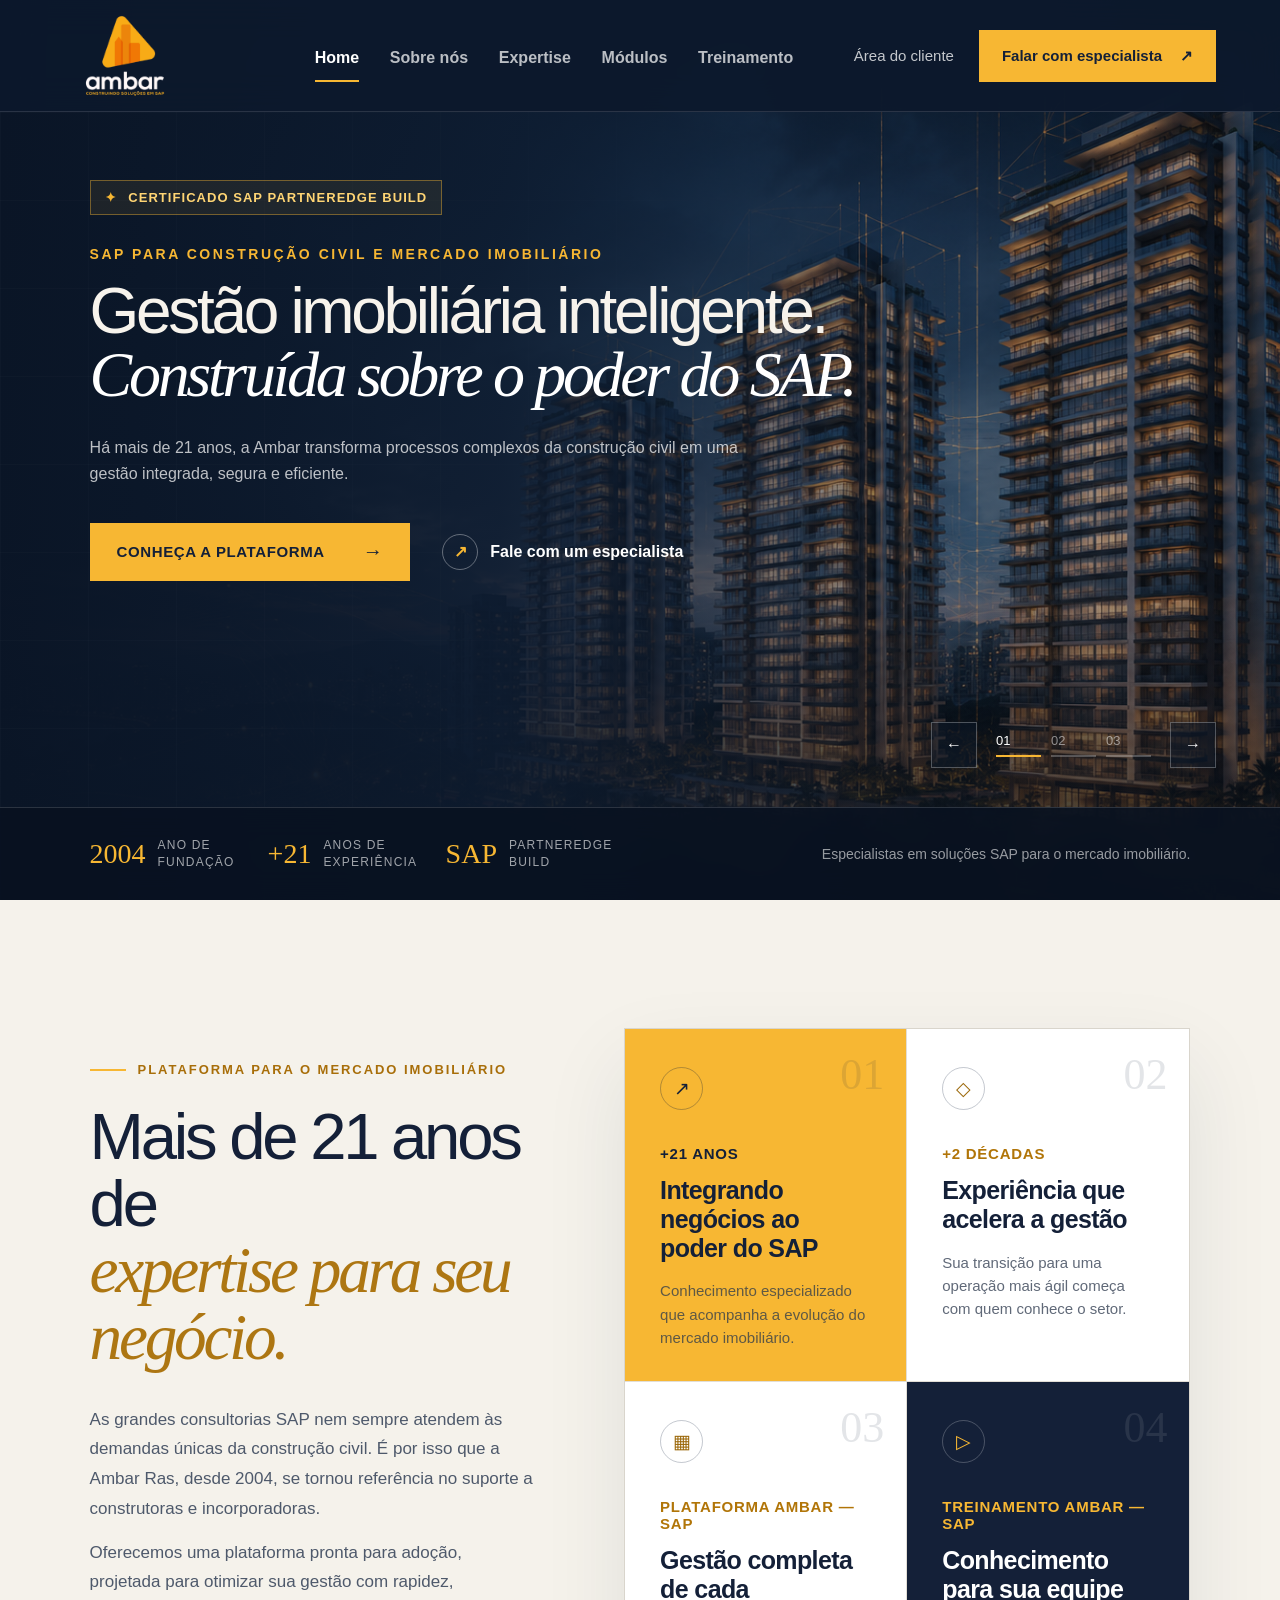
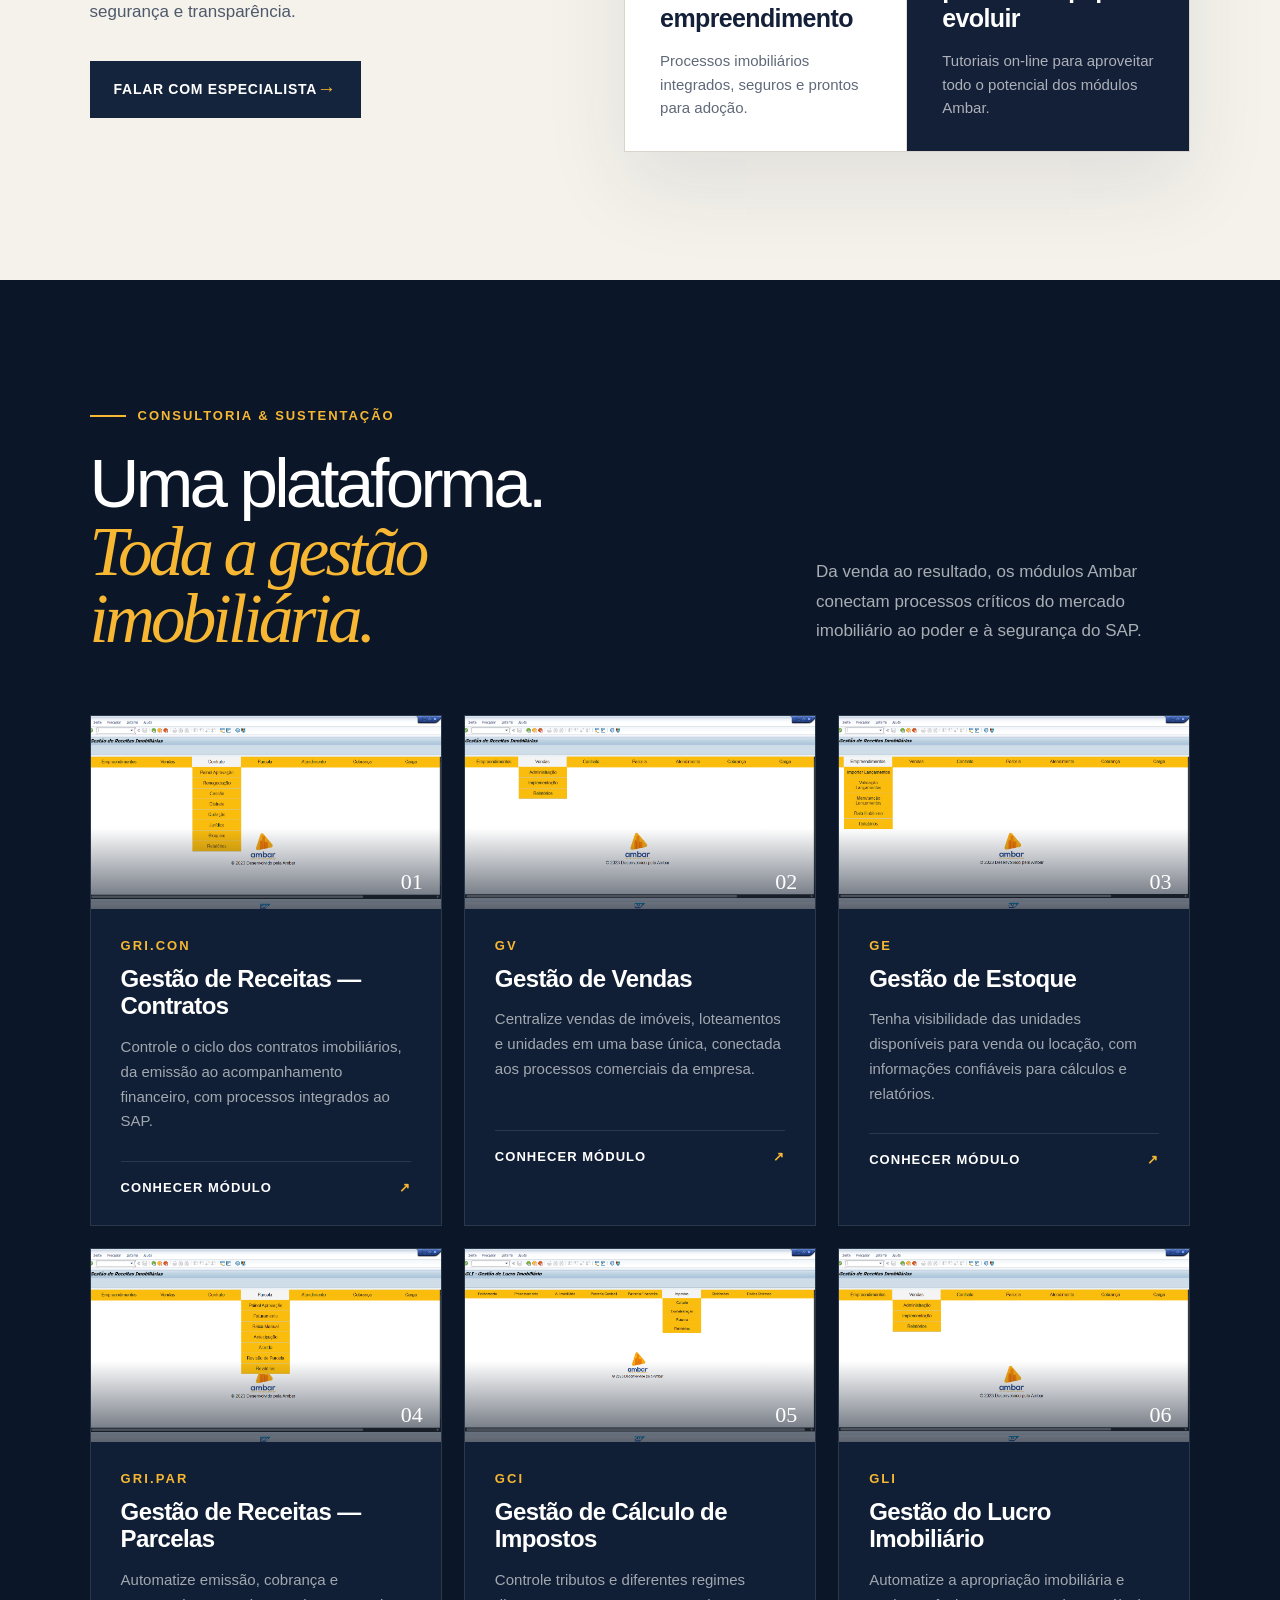
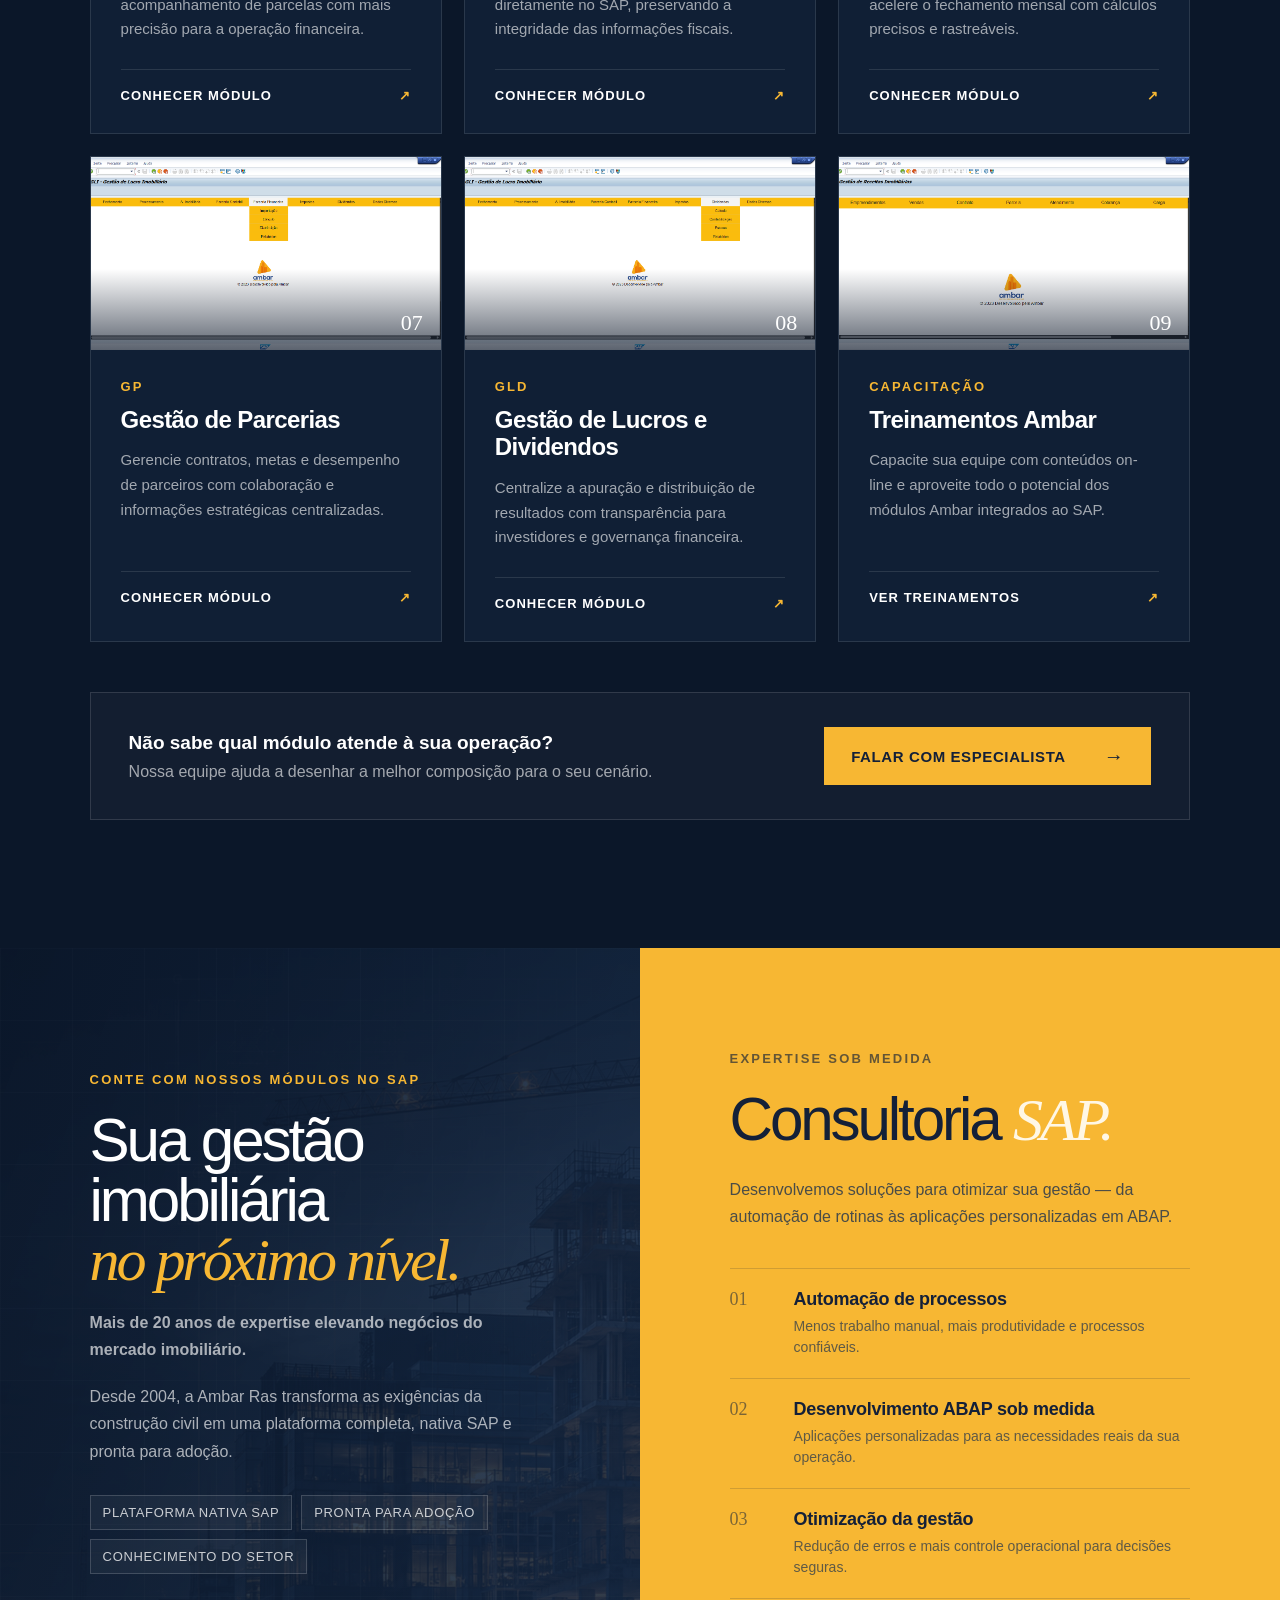
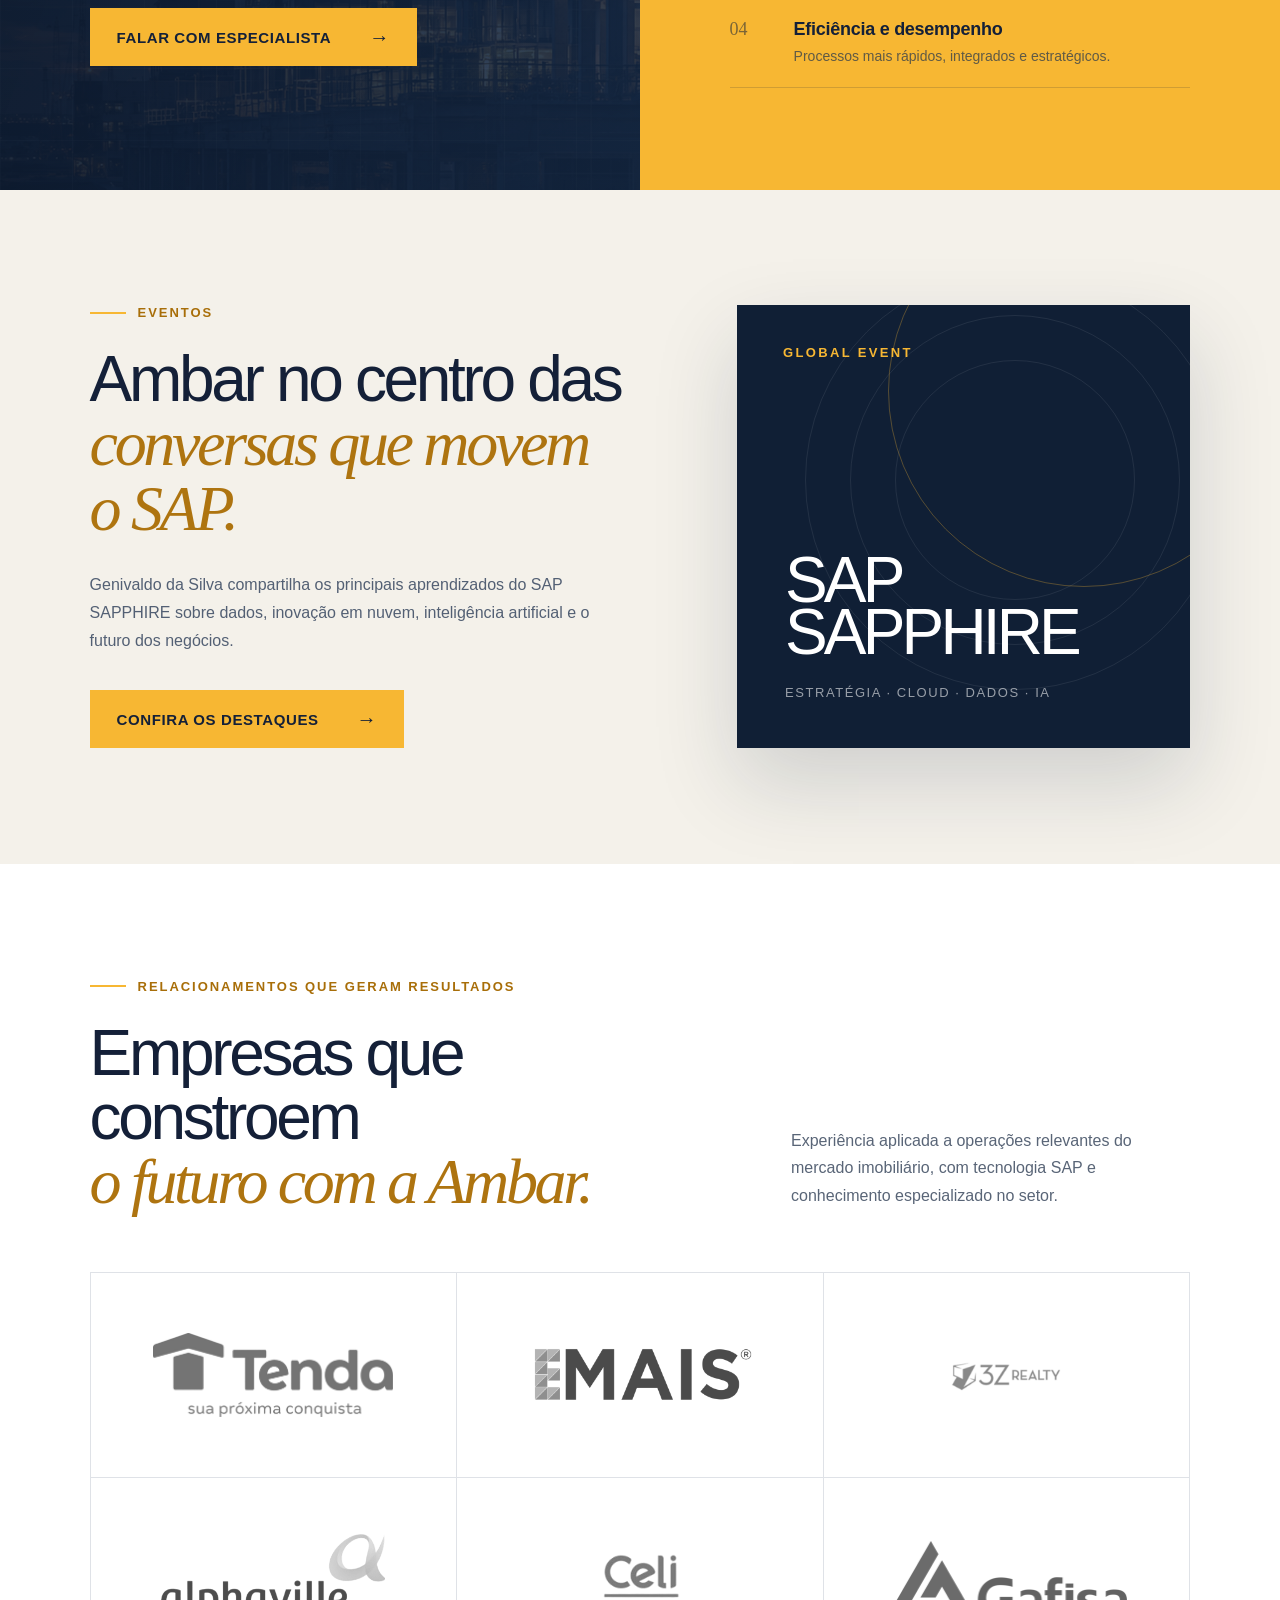
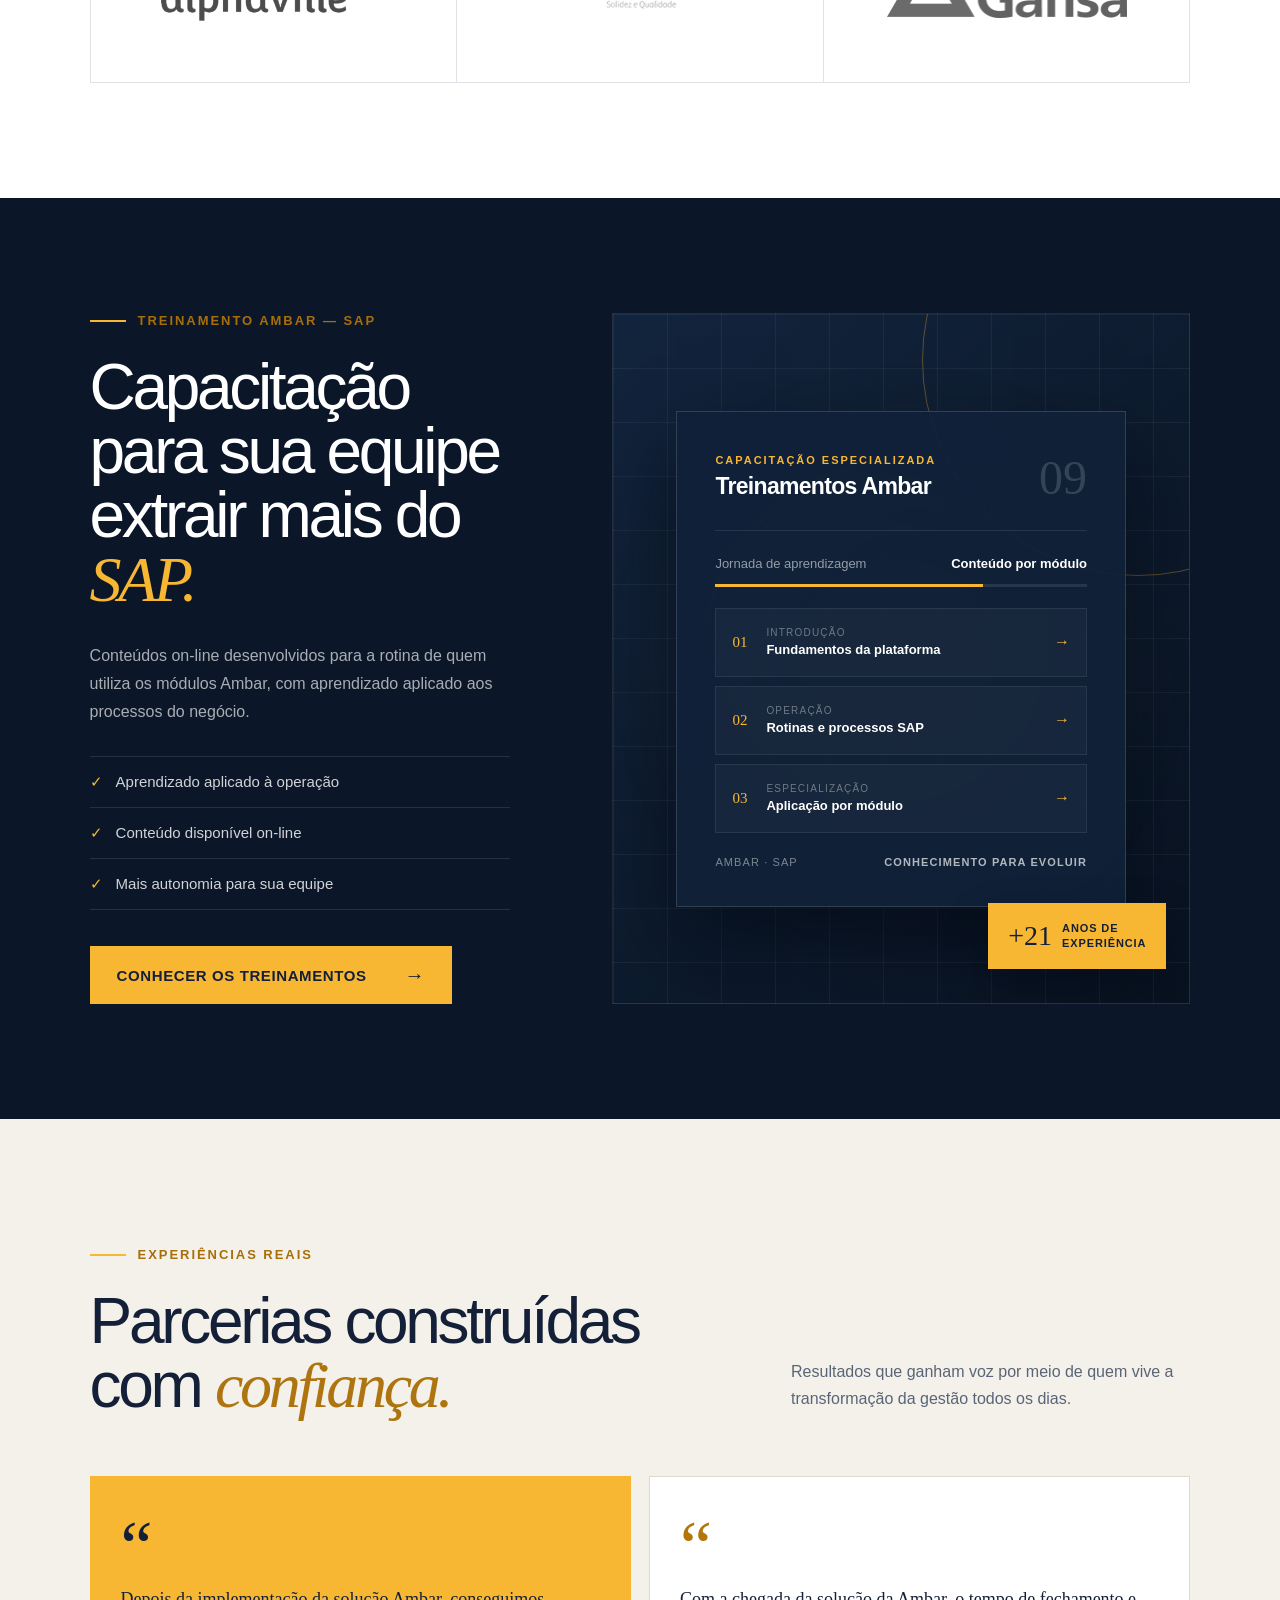
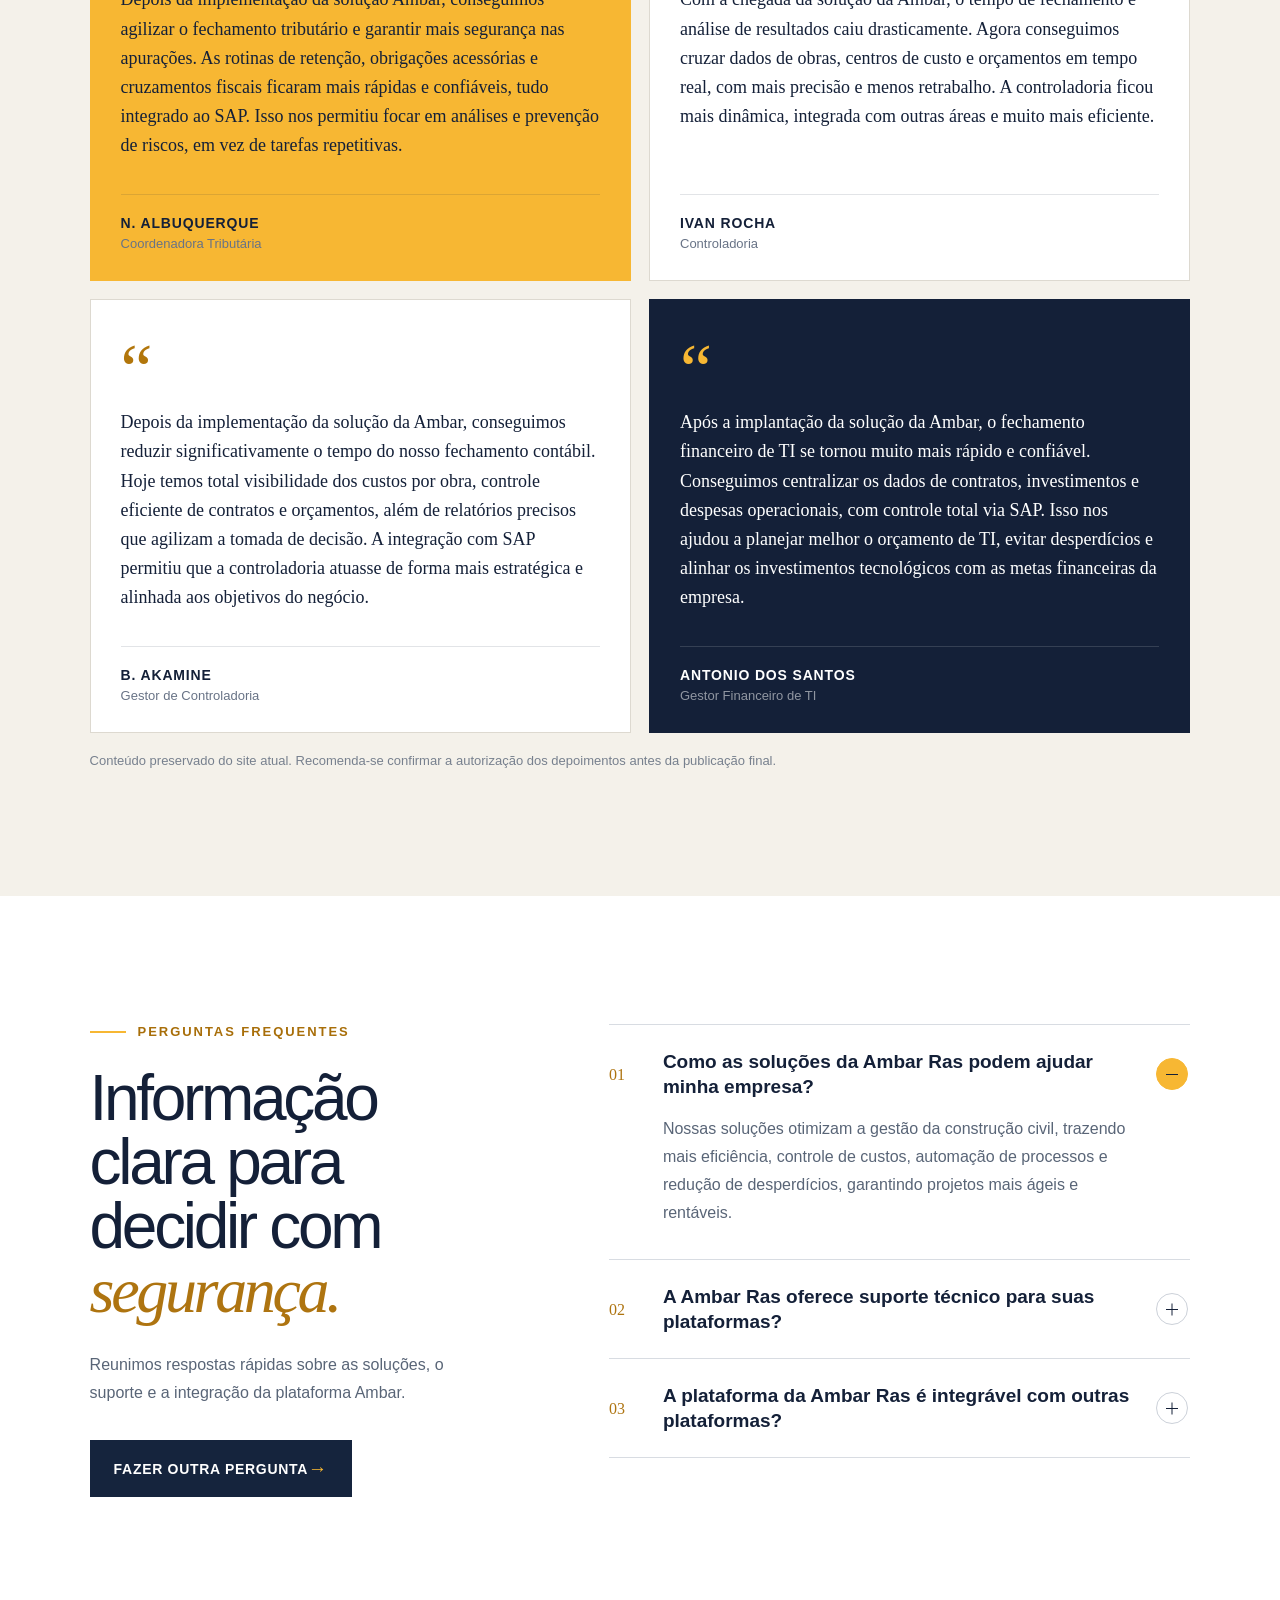
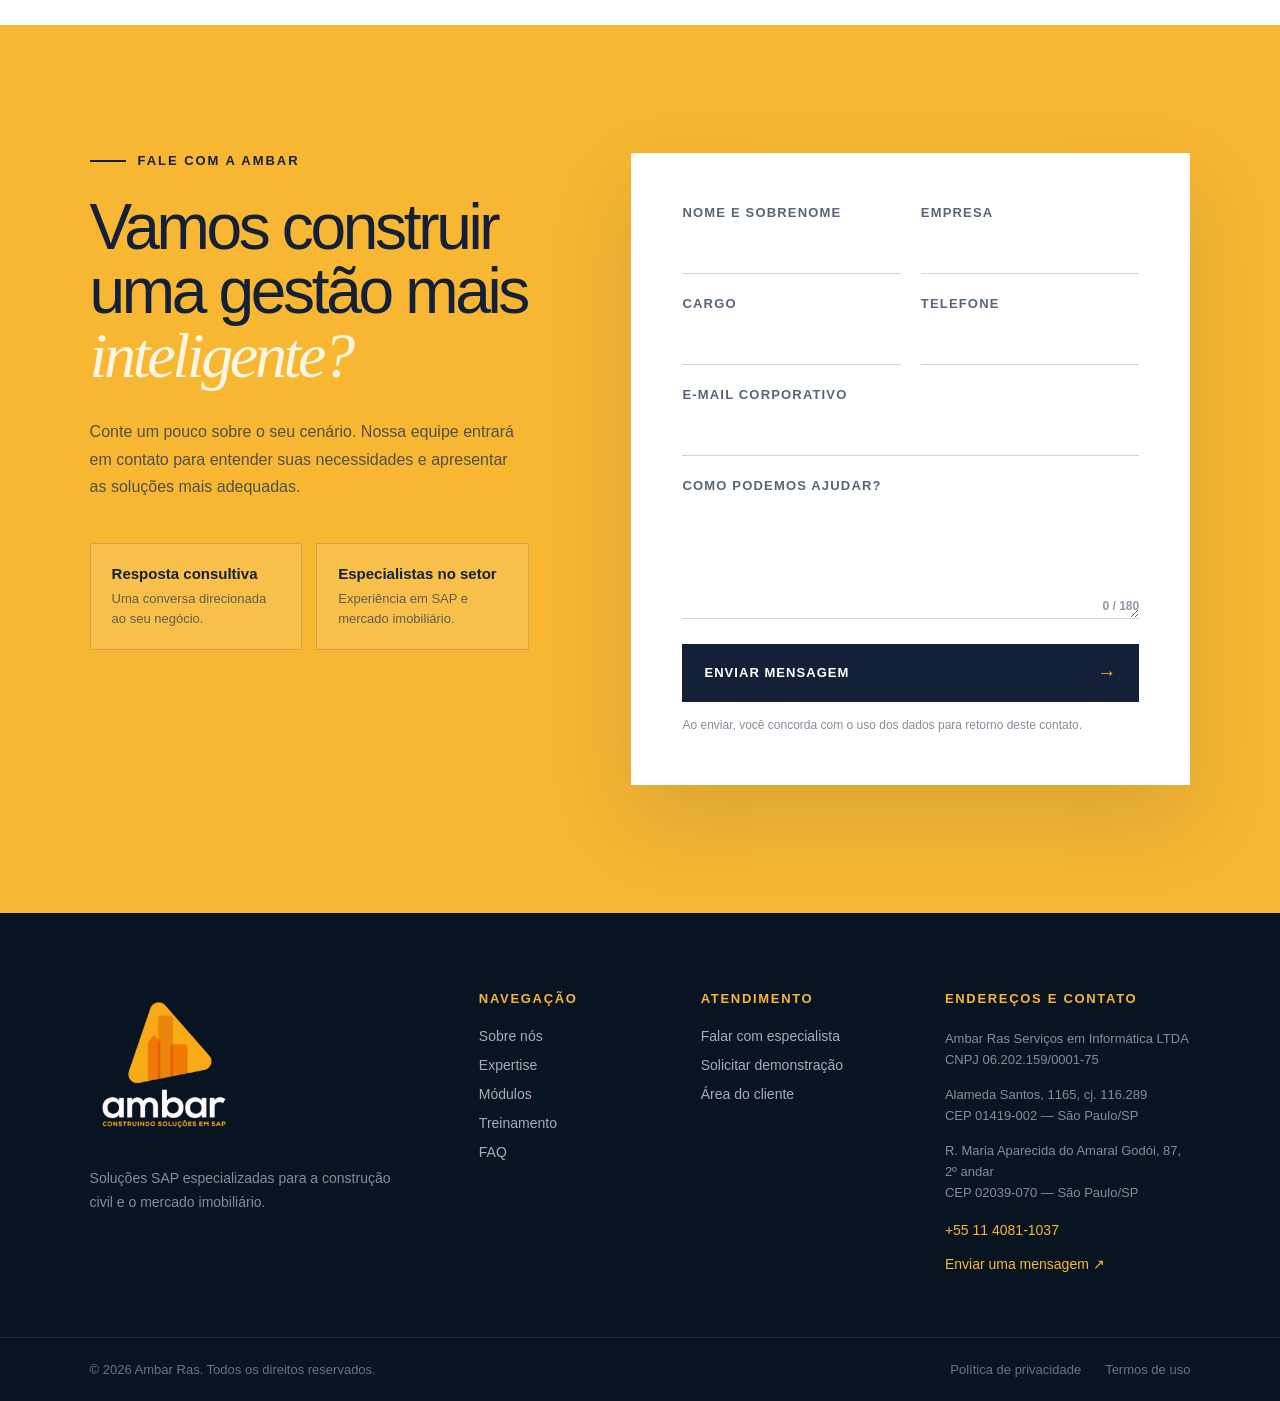
<file: index.html>
<!doctype html>
<html lang="pt-BR">
  <head>
    <meta charset="UTF-8" />
    <meta name="viewport" content="width=device-width, initial-scale=1.0" />
    <meta
      name="description"
      content="Soluções SAP especializadas para construção civil e mercado imobiliário."
    />
    <title>Ambar Ras — Nova Home</title>
    <link rel="stylesheet" href="styles-v2.css" />
  </head>
  <body>
    <main class="shell">
      <!-- =====================================================
           HEADER / MENU PRINCIPAL
      ====================================================== -->
      <header class="topbar">
        <a class="brand" href="#" aria-label="Ambar Ras — início"
          ><img
            src="images/ambar-logo.png"
            alt="Ambar — Construindo soluções em SAP"
        /></a>
        <nav aria-label="Navegação principal">
          <a class="active" href="#">Home</a><a href="sobre.html">Sobre nós</a
          ><a href="expertise.html">Expertise</a><a href="modulos.html">Módulos</a
          ><a href="treinamento.html">Treinamento</a>
        </nav>
        <div class="actions">
          <a class="login" href="area-cliente.html">Área do cliente</a
          ><a class="contact" href="#contato"
            >Falar com especialista <span>↗</span></a
          >
        </div>
      </header>

      <!-- =====================================================
           HERO COM CARROSSEL
      ====================================================== -->
      <section
        class="hero"
        aria-roledescription="carrossel"
        aria-label="Destaques da Ambar"
      >
        <!-- Slides do carrossel -->
        <div class="slides" aria-live="polite">
          <!-- Slide 1 -->
          <!-- Slide 2 -->
          <article
            class="slide tone-one is-active"
            style="--img: url(&quot;images/hero-01.png&quot;)"
          >
            <div class="shade"></div>
            <div class="grid"></div>
            <div class="content">
              <div class="partner">
                <b>✦</b> Certificado SAP PartnerEdge Build
              </div>
              <p class="eyebrow">
                SAP PARA CONSTRUÇÃO CIVIL E MERCADO IMOBILIÁRIO
              </p>
              <h1>
                Gestão imobiliária inteligente.<br /><em
                  >Construída sobre o poder do SAP.</em
                >
              </h1>
              <p class="description">
                Há mais de 21 anos, a Ambar transforma processos complexos da
                construção civil em uma gestão integrada, segura e eficiente.
              </p>
              <div class="ctas">
                <a class="primary" href="#modulos"
                  >Conheça a plataforma <span>→</span></a
                ><a class="secondary" href="#contato"
                  ><span>↗</span> Fale com um especialista</a
                >
              </div>
            </div>
          </article>
          <!-- Slide 3 -->
          <article
            class="slide tone-two"
            style="--img: url(&quot;images/hero-02.png&quot;)"
            aria-hidden="true"
          >
            <div class="shade"></div>
            <div class="grid"></div>
            <div class="content">
              <div class="partner">
                <b>✦</b> Certificado SAP PartnerEdge Build
              </div>
              <p class="eyebrow">EXPERTISE QUE CONHECE O SEU NEGÓCIO</p>
              <h1>
                Duas décadas conectando<br /><em>obras, dados e resultados.</em>
              </h1>
              <p class="description">
                Tecnologia especializada para construtoras e incorporadoras que
                precisam de agilidade, transparência e decisões mais seguras.
              </p>
              <div class="ctas">
                <a class="primary" href="#modulos"
                  >Conheça a plataforma <span>→</span></a
                ><a class="secondary" href="#contato"
                  ><span>↗</span> Fale com um especialista</a
                >
              </div>
            </div>
          </article>
          <article
            class="slide tone-three"
            style="--img: url(&quot;images/hero-03.png&quot;)"
            aria-hidden="true"
          >
            <div class="shade"></div>
            <div class="grid"></div>
            <div class="content">
              <div class="partner">
                <b>✦</b> Certificado SAP PartnerEdge Build
              </div>
              <p class="eyebrow">PLATAFORMA AMBAR · NATIVA SAP</p>
              <h1>
                Uma plataforma completa para<br /><em
                  >cada etapa do empreendimento.</em
                >
              </h1>
              <p class="description">
                Receitas, vendas, estoque, impostos e lucro imobiliário
                integrados em uma única experiência de gestão.
              </p>
              <div class="ctas">
                <a class="primary" href="#modulos"
                  >Conheça a plataforma <span>→</span></a
                ><a class="secondary" href="#contato"
                  ><span>↗</span> Fale com um especialista</a
                >
              </div>
            </div>
          </article>
        </div>
        <!-- Controles: anterior, indicadores e próximo -->
        <div class="controls">
          <button class="previous" aria-label="Slide anterior">←</button>
          <div class="pages">
            <button
              class="selected"
              data-slide="0"
              aria-label="Ir para o slide 1"
              aria-current="true"
            >
              <span>01</span><i></i></button
            ><button data-slide="1" aria-label="Ir para o slide 2">
              <span>02</span><i></i></button
            ><button data-slide="2" aria-label="Ir para o slide 3">
              <span>03</span><i></i>
            </button>
          </div>
          <button class="next" aria-label="Próximo slide">→</button>
        </div>
        <!-- Faixa de credibilidade abaixo do Hero -->
        <div class="trust">
          <div><strong>2004</strong><span>ANO DE FUNDAÇÃO</span></div>
          <div><strong>+21</strong><span>ANOS DE EXPERIÊNCIA</span></div>
          <div><strong>SAP</strong><span>PARTNEREDGE BUILD</span></div>
          <p>Especialistas em soluções SAP para o mercado imobiliário.</p>
        </div>
      </section>

      <!-- =====================================================
           SEGUNDA SEÇÃO: EXPERIÊNCIA E DIFERENCIAIS
      ====================================================== -->
      <section class="expertise-section" id="sobre">
        <div class="expertise-intro">
          <p class="section-kicker">
            <span></span> PLATAFORMA PARA O MERCADO IMOBILIÁRIO
          </p>
          <h2>Mais de 21 anos de<br /><em>expertise para seu negócio.</em></h2>
          <div class="intro-copy">
            <p>
              As grandes consultorias SAP nem sempre atendem às demandas únicas
              da construção civil. É por isso que a Ambar Ras, desde 2004, se
              tornou referência no suporte a construtoras e incorporadoras.
            </p>
            <p>
              Oferecemos uma plataforma pronta para adoção, projetada para
              otimizar sua gestão com rapidez, segurança e transparência.
            </p>
          </div>
          <a class="dark-cta" href="#contato"
            >Falar com especialista <span>→</span></a
          >
        </div>
        <div class="expertise-cards" aria-label="Diferenciais da Ambar">
          <article class="feature-card feature-main">
            <span class="feature-number">01</span>
            <div class="feature-icon">↗</div>
            <strong>+21 anos</strong>
            <h3>Integrando negócios ao poder do SAP</h3>
            <p>
              Conhecimento especializado que acompanha a evolução do mercado
              imobiliário.
            </p>
          </article>
          <article class="feature-card">
            <span class="feature-number">02</span>
            <div class="feature-icon">◇</div>
            <strong>+2 décadas</strong>
            <h3>Experiência que acelera a gestão</h3>
            <p>
              Sua transição para uma operação mais ágil começa com quem conhece
              o setor.
            </p>
          </article>
          <article class="feature-card">
            <span class="feature-number">03</span>
            <div class="feature-icon">▦</div>
            <strong>Plataforma Ambar — SAP</strong>
            <h3>Gestão completa de cada empreendimento</h3>
            <p>
              Processos imobiliários integrados, seguros e prontos para adoção.
            </p>
          </article>
          <article class="feature-card feature-dark">
            <span class="feature-number">04</span>
            <div class="feature-icon">▷</div>
            <strong>Treinamento Ambar — SAP</strong>
            <h3>Conhecimento para sua equipe evoluir</h3>
            <p>
              Tutoriais on-line para aproveitar todo o potencial dos módulos
              Ambar.
            </p>
          </article>
        </div>
      </section>
      <!-- =====================================================
           TERCEIRA SEÇÃO: MÓDULOS AMBAR
      ====================================================== -->
      <section class="modules-section" id="modulos">
        <div class="modules-heading">
          <div>
            <p class="section-kicker"><span></span> CONSULTORIA &amp; SUSTENTAÇÃO</p>
            <h2>Uma plataforma.<br /><em>Toda a gestão imobiliária.</em></h2>
          </div>
          <p>Da venda ao resultado, os módulos Ambar conectam processos críticos do mercado imobiliário ao poder e à segurança do SAP.</p>
        </div>
        <div class="modules-grid">
          <article class="module-card"><div class="module-preview"><img src="images/modules/gri-con.png" alt="Tela do módulo Gestão de Receitas — Contratos" loading="lazy"><span>01</span></div><div class="module-body"><small>GRI.CON</small><h3>Gestão de Receitas — Contratos</h3><p>Controle o ciclo dos contratos imobiliários, da emissão ao acompanhamento financeiro, com processos integrados ao SAP.</p><a href="#contato">Conhecer módulo <span>↗</span></a></div></article>
          <article class="module-card"><div class="module-preview"><img src="images/modules/gv.png" alt="Tela do módulo Gestão de Vendas" loading="lazy"><span>02</span></div><div class="module-body"><small>GV</small><h3>Gestão de Vendas</h3><p>Centralize vendas de imóveis, loteamentos e unidades em uma base única, conectada aos processos comerciais da empresa.</p><a href="#contato">Conhecer módulo <span>↗</span></a></div></article>
          <article class="module-card"><div class="module-preview"><img src="images/modules/ge.png" alt="Tela do módulo Gestão de Estoque" loading="lazy"><span>03</span></div><div class="module-body"><small>GE</small><h3>Gestão de Estoque</h3><p>Tenha visibilidade das unidades disponíveis para venda ou locação, com informações confiáveis para cálculos e relatórios.</p><a href="#contato">Conhecer módulo <span>↗</span></a></div></article>
          <article class="module-card"><div class="module-preview"><img src="images/modules/gri-par.png" alt="Tela do módulo Gestão de Receitas — Parcelas" loading="lazy"><span>04</span></div><div class="module-body"><small>GRI.PAR</small><h3>Gestão de Receitas — Parcelas</h3><p>Automatize emissão, cobrança e acompanhamento de parcelas com mais precisão para a operação financeira.</p><a href="#contato">Conhecer módulo <span>↗</span></a></div></article>
          <article class="module-card"><div class="module-preview"><img src="images/modules/gci.png" alt="Tela do módulo Gestão de Cálculo de Impostos" loading="lazy"><span>05</span></div><div class="module-body"><small>GCI</small><h3>Gestão de Cálculo de Impostos</h3><p>Controle tributos e diferentes regimes diretamente no SAP, preservando a integridade das informações fiscais.</p><a href="#contato">Conhecer módulo <span>↗</span></a></div></article>
          <article class="module-card"><div class="module-preview"><img src="images/modules/gli.png" alt="Tela do módulo Gestão do Lucro Imobiliário" loading="lazy"><span>06</span></div><div class="module-body"><small>GLI</small><h3>Gestão do Lucro Imobiliário</h3><p>Automatize a apropriação imobiliária e acelere o fechamento mensal com cálculos precisos e rastreáveis.</p><a href="#contato">Conhecer módulo <span>↗</span></a></div></article>
          <article class="module-card"><div class="module-preview"><img src="images/modules/gp.png" alt="Tela do módulo Gestão de Parcerias" loading="lazy"><span>07</span></div><div class="module-body"><small>GP</small><h3>Gestão de Parcerias</h3><p>Gerencie contratos, metas e desempenho de parceiros com colaboração e informações estratégicas centralizadas.</p><a href="#contato">Conhecer módulo <span>↗</span></a></div></article>
          <article class="module-card"><div class="module-preview"><img src="images/modules/gld.png" alt="Tela do módulo Gestão de Lucros e Dividendos" loading="lazy"><span>08</span></div><div class="module-body"><small>GLD</small><h3>Gestão de Lucros e Dividendos</h3><p>Centralize a apuração e distribuição de resultados com transparência para investidores e governança financeira.</p><a href="#contato">Conhecer módulo <span>↗</span></a></div></article>
          <article class="module-card"><div class="module-preview"><img src="images/modules/treinamento.png" alt="Tela dos Treinamentos Ambar" loading="lazy"><span>09</span></div><div class="module-body"><small>CAPACITAÇÃO</small><h3>Treinamentos Ambar</h3><p>Capacite sua equipe com conteúdos on-line e aproveite todo o potencial dos módulos Ambar integrados ao SAP.</p><a href="treinamento.html">Ver treinamentos <span>↗</span></a></div></article>
        </div>
        <div class="modules-cta">
          <p><strong>Não sabe qual módulo atende à sua operação?</strong><br>Nossa equipe ajuda a desenhar a melhor composição para o seu cenário.</p>
          <a class="primary" href="#contato">Falar com especialista <span>→</span></a>
        </div>
      </section>
      <!-- =====================================================
           QUARTA SEÇÃO: PLATAFORMA E CONSULTORIA SAP
      ====================================================== -->
      <section class="consulting-section" id="expertise">
        <div class="consulting-platform">
          <div class="consulting-platform-content">
            <p class="consulting-label">CONTE COM NOSSOS MÓDULOS NO SAP</p>
            <h2>Sua gestão imobiliária<br><em>no próximo nível.</em></h2>
            <p class="consulting-lead">Mais de 20 anos de expertise elevando negócios do mercado imobiliário.</p>
            <p>Desde 2004, a Ambar Ras transforma as exigências da construção civil em uma plataforma completa, nativa SAP e pronta para adoção.</p>
            <div class="consulting-proof"><span>Plataforma nativa SAP</span><span>Pronta para adoção</span><span>Conhecimento do setor</span></div>
            <a class="primary" href="#contato">Falar com especialista <span>→</span></a>
          </div>
        </div>
        <div class="consulting-services">
          <p class="consulting-label">EXPERTISE SOB MEDIDA</p>
          <h2>Consultoria <em>SAP.</em></h2>
          <p class="consulting-summary">Desenvolvemos soluções para otimizar sua gestão — da automação de rotinas às aplicações personalizadas em ABAP.</p>
          <div class="consulting-list">
            <article><span>01</span><div><h3>Automação de processos</h3><p>Menos trabalho manual, mais produtividade e processos confiáveis.</p></div></article>
            <article><span>02</span><div><h3>Desenvolvimento ABAP sob medida</h3><p>Aplicações personalizadas para as necessidades reais da sua operação.</p></div></article>
            <article><span>03</span><div><h3>Otimização da gestão</h3><p>Redução de erros e mais controle operacional para decisões seguras.</p></div></article>
            <article><span>04</span><div><h3>Eficiência e desempenho</h3><p>Processos mais rápidos, integrados e estratégicos.</p></div></article>
          </div>
        </div>
      </section>
      <!-- =====================================================
           QUINTA SEÇÃO: EVENTO E PARCEIROS
      ====================================================== -->
      <section class="events-partners" id="eventos">
        <article class="event-feature">
          <div class="event-copy">
            <p class="section-kicker"><span></span> EVENTOS</p>
            <h2>Ambar no centro das<br><em>conversas que movem o SAP.</em></h2>
            <p>Genivaldo da Silva compartilha os principais aprendizados do SAP SAPPHIRE sobre dados, inovação em nuvem, inteligência artificial e o futuro dos negócios.</p>
            <a class="primary" href="#contato">Confira os destaques <span>→</span></a>
          </div>
          <div class="event-visual" aria-label="SAP SAPPHIRE — evento global da SAP">
            <span class="event-year">GLOBAL EVENT</span>
            <strong>SAP<br>SAPPHIRE</strong>
            <p>Estratégia · Cloud · Dados · IA</p>
            <div class="event-orbit"><i></i><i></i><i></i></div>
          </div>
        </article>
        <div class="partners-block">
          <div class="partners-heading">
            <div><p class="section-kicker"><span></span> RELACIONAMENTOS QUE GERAM RESULTADOS</p><h2>Empresas que constroem<br><em>o futuro com a Ambar.</em></h2></div>
            <p>Experiência aplicada a operações relevantes do mercado imobiliário, com tecnologia SAP e conhecimento especializado no setor.</p>
          </div>
          <div class="partners-grid">
            <div class="partner-logo"><img src="images/partners/tenda.png" alt="Logo Tenda" loading="lazy"></div>
            <div class="partner-logo"><img src="images/partners/emais.png" alt="Logo Emais" loading="lazy"></div>
            <div class="partner-logo"><img src="images/partners/3z-realty.png" alt="Logo 3Z Realty" loading="lazy"></div>
            <div class="partner-logo"><img src="images/partners/alphaville.png" alt="Logo Alphaville" loading="lazy"></div>
            <div class="partner-logo"><img src="images/partners/celi.png" alt="Logo Celi" loading="lazy"></div>
            <div class="partner-logo"><img src="images/partners/gafisa.png" alt="Logo Gafisa" loading="lazy"></div>
          </div>
        </div>
      </section>

      <!-- =====================================================
           TREINAMENTO
      ====================================================== -->
      <section class="training-section" id="treinamento">
        <div class="training-copy">
          <p class="section-kicker"><span></span> TREINAMENTO AMBAR — SAP</p>
          <h2>Capacitação para sua equipe extrair mais do <em>SAP.</em></h2>
          <p>
            Conteúdos on-line desenvolvidos para a rotina de quem utiliza os
            módulos Ambar, com aprendizado aplicado aos processos do negócio.
          </p>
          <ul class="training-benefits">
            <li>Aprendizado aplicado à operação</li>
            <li>Conteúdo disponível on-line</li>
            <li>Mais autonomia para sua equipe</li>
          </ul>
          <a class="primary" href="treinamento.html">Conhecer os treinamentos <span>→</span></a>
        </div>
        <div class="training-visual" aria-label="Jornada de capacitação dos Treinamentos Ambar">
          <div class="academy-glow" aria-hidden="true"></div>
          <div class="academy-card">
            <header>
              <div><small>CAPACITAÇÃO ESPECIALIZADA</small><strong>Treinamentos Ambar</strong></div>
              <span>09</span>
            </header>
            <div class="academy-progress">
              <div><span>Jornada de aprendizagem</span><strong>Conteúdo por módulo</strong></div>
              <i><b></b></i>
            </div>
            <div class="academy-lessons">
              <article><span>01</span><div><small>INTRODUÇÃO</small><strong>Fundamentos da plataforma</strong></div><i>→</i></article>
              <article><span>02</span><div><small>OPERAÇÃO</small><strong>Rotinas e processos SAP</strong></div><i>→</i></article>
              <article><span>03</span><div><small>ESPECIALIZAÇÃO</small><strong>Aplicação por módulo</strong></div><i>→</i></article>
            </div>
            <footer><span>AMBAR · SAP</span><strong>Conhecimento para evoluir</strong></footer>
          </div>
          <div class="academy-tag"><strong>+21</strong><span>anos de<br />experiência</span></div>
        </div>
      </section>

      <!-- =====================================================
           DEPOIMENTOS
      ====================================================== -->
      <section class="testimonials-section" aria-labelledby="testimonials-title">
        <div class="testimonials-heading">
          <div>
            <p class="section-kicker"><span></span> EXPERIÊNCIAS REAIS</p>
            <h2 id="testimonials-title">Parcerias construídas com <em>confiança.</em></h2>
          </div>
          <p>Resultados que ganham voz por meio de quem vive a transformação da gestão todos os dias.</p>
        </div>
        <div class="testimonials-grid">
          <article class="testimonial-card testimonial-featured">
            <span class="quote-mark" aria-hidden="true">“</span>
            <blockquote>Depois da implementação da solução Ambar, conseguimos agilizar o fechamento tributário e garantir mais segurança nas apurações. As rotinas de retenção, obrigações acessórias e cruzamentos fiscais ficaram mais rápidas e confiáveis, tudo integrado ao SAP. Isso nos permitiu focar em análises e prevenção de riscos, em vez de tarefas repetitivas.</blockquote>
            <footer><strong>N. Albuquerque</strong><span>Coordenadora Tributária</span></footer>
          </article>
          <article class="testimonial-card">
            <span class="quote-mark" aria-hidden="true">“</span>
            <blockquote>Com a chegada da solução da Ambar, o tempo de fechamento e análise de resultados caiu drasticamente. Agora conseguimos cruzar dados de obras, centros de custo e orçamentos em tempo real, com mais precisão e menos retrabalho. A controladoria ficou mais dinâmica, integrada com outras áreas e muito mais eficiente.</blockquote>
            <footer><strong>Ivan Rocha</strong><span>Controladoria</span></footer>
          </article>
          <article class="testimonial-card">
            <span class="quote-mark" aria-hidden="true">“</span>
            <blockquote>Depois da implementação da solução da Ambar, conseguimos reduzir significativamente o tempo do nosso fechamento contábil. Hoje temos total visibilidade dos custos por obra, controle eficiente de contratos e orçamentos, além de relatórios precisos que agilizam a tomada de decisão. A integração com SAP permitiu que a controladoria atuasse de forma mais estratégica e alinhada aos objetivos do negócio.</blockquote>
            <footer><strong>B. Akamine</strong><span>Gestor de Controladoria</span></footer>
          </article>
          <article class="testimonial-card testimonial-dark">
            <span class="quote-mark" aria-hidden="true">“</span>
            <blockquote>Após a implantação da solução da Ambar, o fechamento financeiro de TI se tornou muito mais rápido e confiável. Conseguimos centralizar os dados de contratos, investimentos e despesas operacionais, com controle total via SAP. Isso nos ajudou a planejar melhor o orçamento de TI, evitar desperdícios e alinhar os investimentos tecnológicos com as metas financeiras da empresa.</blockquote>
            <footer><strong>Antonio dos Santos</strong><span>Gestor Financeiro de TI</span></footer>
          </article>
        </div>
        <p class="content-note">Conteúdo preservado do site atual. Recomenda-se confirmar a autorização dos depoimentos antes da publicação final.</p>
      </section>

      <!-- =====================================================
           PERGUNTAS FREQUENTES
      ====================================================== -->
      <section class="faq-section" id="faq" aria-labelledby="faq-title">
        <div class="faq-intro">
          <p class="section-kicker"><span></span> PERGUNTAS FREQUENTES</p>
          <h2 id="faq-title">Informação clara para decidir com <em>segurança.</em></h2>
          <p>Reunimos respostas rápidas sobre as soluções, o suporte e a integração da plataforma Ambar.</p>
          <a class="dark-cta" href="#contato">Fazer outra pergunta <span>→</span></a>
        </div>
        <div class="faq-list">
          <details open>
            <summary><span>01</span>Como as soluções da Ambar Ras podem ajudar minha empresa?<i></i></summary>
            <p>Nossas soluções otimizam a gestão da construção civil, trazendo mais eficiência, controle de custos, automação de processos e redução de desperdícios, garantindo projetos mais ágeis e rentáveis.</p>
          </details>
          <details>
            <summary><span>02</span>A Ambar Ras oferece suporte técnico para suas plataformas?<i></i></summary>
            <p>Sim. Nossa equipe de suporte está disponível para ajudar sua empresa a aproveitar melhor as soluções, com atendimento próximo e especializado.</p>
          </details>
          <details>
            <summary><span>03</span>A plataforma da Ambar Ras é integrável com outras plataformas?<i></i></summary>
            <p>Sim. As plataformas são desenvolvidas para facilitar a integração com diferentes sistemas utilizados na construção civil, proporcionando uma gestão mais unificada e estratégica.</p>
          </details>
        </div>
      </section>

      <!-- =====================================================
           CONTATO
      ====================================================== -->
      <section class="contact-section" id="contato" aria-labelledby="contact-title">
        <div class="contact-intro">
          <p class="section-kicker"><span></span> FALE COM A AMBAR</p>
          <h2 id="contact-title">Vamos construir uma gestão mais <em>inteligente?</em></h2>
          <p>Conte um pouco sobre o seu cenário. Nossa equipe entrará em contato para entender suas necessidades e apresentar as soluções mais adequadas.</p>
          <div class="contact-points">
            <div><strong>Resposta consultiva</strong><span>Uma conversa direcionada ao seu negócio.</span></div>
            <div><strong>Especialistas no setor</strong><span>Experiência em SAP e mercado imobiliário.</span></div>
          </div>
        </div>
        <form class="contact-form" novalidate>
          <div class="form-row">
            <label>Nome e sobrenome<input type="text" name="nome" autocomplete="name" required /></label>
            <label>Empresa<input type="text" name="empresa" autocomplete="organization" required /></label>
          </div>
          <div class="form-row">
            <label>Cargo<input type="text" name="cargo" autocomplete="organization-title" /></label>
            <label>Telefone<input type="tel" name="telefone" autocomplete="tel" required /></label>
          </div>
          <label>E-mail corporativo<input type="email" name="email" autocomplete="email" required /></label>
          <label>Como podemos ajudar?<textarea name="mensagem" rows="5" maxlength="180" required></textarea><span class="character-count">0 / 180</span></label>
          <button class="form-submit" type="submit">Enviar mensagem <span>→</span></button>
          <p class="form-feedback" role="status" aria-live="polite"></p>
          <small>Ao enviar, você concorda com o uso dos dados para retorno deste contato.</small>
        </form>
      </section>
    </main>

    <footer class="site-footer">
      <div class="footer-main">
        <div class="footer-brand">
          <img src="images/ambar-logo.png" alt="Ambar — Construindo soluções em SAP" loading="lazy" />
          <p>Soluções SAP especializadas para a construção civil e o mercado imobiliário.</p>
        </div>
        <div class="footer-column">
          <strong>Navegação</strong>
          <a href="sobre.html">Sobre nós</a><a href="expertise.html">Expertise</a><a href="modulos.html">Módulos</a><a href="treinamento.html">Treinamento</a><a href="#faq">FAQ</a>
        </div>
        <div class="footer-column">
          <strong>Atendimento</strong>
          <a href="#contato">Falar com especialista</a><a href="#contato">Solicitar demonstração</a><a href="area-cliente.html">Área do cliente</a>
        </div>
        <div class="footer-column footer-contact">
          <strong>Endereços e contato</strong>
          <p>Ambar Ras Serviços em Informática LTDA<br />CNPJ 06.202.159/0001-75</p>
          <p>Alameda Santos, 1165, cj. 116.289<br />CEP 01419-002 — São Paulo/SP</p>
          <p>R. Maria Aparecida do Amaral Godói, 87, 2º andar<br />CEP 02039-070 — São Paulo/SP</p>
          <a href="tel:+551140811037">+55 11 4081-1037</a>
          <a href="#contato">Enviar uma mensagem ↗</a>
        </div>
      </div>
      <div class="footer-bottom">
        <span>© <span data-current-year></span> Ambar Ras. Todos os direitos reservados.</span>
        <div><a href="#">Política de privacidade</a><a href="#">Termos de uso</a></div>
      </div>
    </footer>
    <script src="script-v2.js"></script>
  </body>
</html>
</file>
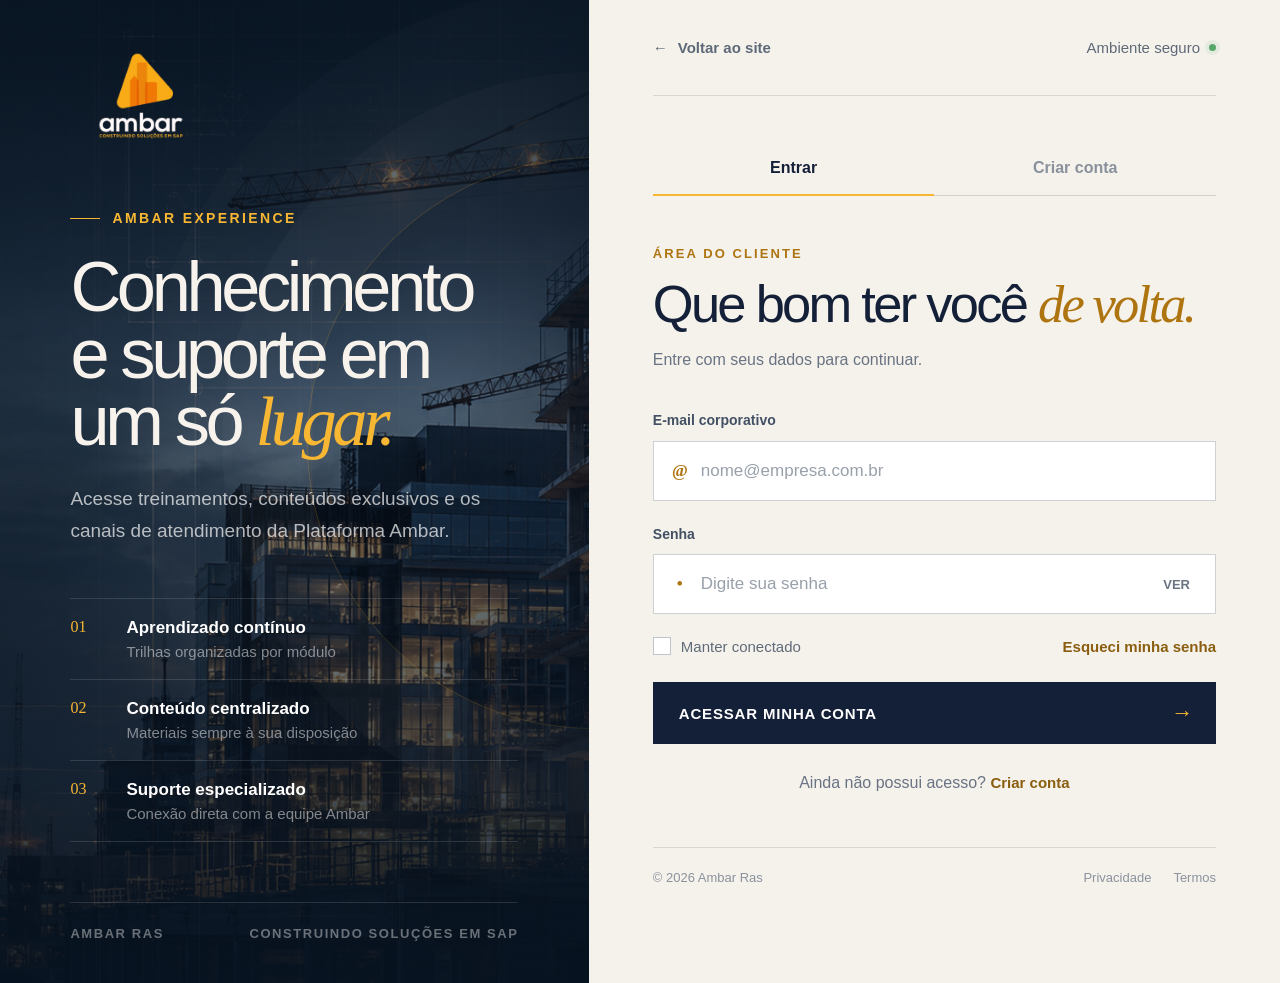
<file: area-cliente.html>
<!doctype html>
<html lang="pt-BR">
  <head>
    <meta charset="UTF-8" />
    <meta name="viewport" content="width=device-width, initial-scale=1.0" />
    <meta name="description" content="Área do cliente Ambar Ras — acesse treinamentos, materiais e atendimento especializado." />
    <title>Área do cliente — Ambar Ras</title>
    <link rel="stylesheet" href="styles-v2.css" />
  </head>
  <body class="client-page">
    <main class="client-shell">
      <section class="client-showcase" aria-label="Apresentação da área do cliente">
        <a class="client-brand" href="index.html" aria-label="Voltar para a página inicial">
          <img src="images/ambar-logo.png" alt="Ambar — Construindo soluções em SAP" />
        </a>

        <div class="client-showcase-copy">
          <p class="client-eyebrow"><span></span> AMBAR EXPERIENCE</p>
          <h1>Conhecimento e suporte em um só <em>lugar.</em></h1>
          <p>Acesse treinamentos, conteúdos exclusivos e os canais de atendimento da Plataforma Ambar.</p>

          <div class="client-benefits" aria-label="Benefícios da área do cliente">
            <article>
              <span>01</span>
              <div><strong>Aprendizado contínuo</strong><small>Trilhas organizadas por módulo</small></div>
            </article>
            <article>
              <span>02</span>
              <div><strong>Conteúdo centralizado</strong><small>Materiais sempre à sua disposição</small></div>
            </article>
            <article>
              <span>03</span>
              <div><strong>Suporte especializado</strong><small>Conexão direta com a equipe Ambar</small></div>
            </article>
          </div>
        </div>

        <div class="client-showcase-foot">
          <span>AMBAR RAS</span>
          <span>CONSTRUINDO SOLUÇÕES EM SAP</span>
        </div>
      </section>

      <section class="auth-side">
        <header class="auth-topbar">
          <a href="index.html"><span>←</span> Voltar ao site</a>
          <span>Ambiente seguro <i></i></span>
        </header>

        <div class="auth-card" data-auth-root>
          <div class="auth-tabs" role="tablist" aria-label="Acesso à conta">
            <button class="is-active" type="button" role="tab" aria-selected="true" data-auth-tab="login">Entrar</button>
            <button type="button" role="tab" aria-selected="false" data-auth-tab="register">Criar conta</button>
          </div>

          <section class="auth-panel is-active" data-auth-panel="login" aria-labelledby="login-title">
            <div class="auth-heading">
              <p>ÁREA DO CLIENTE</p>
              <h2 id="login-title">Que bom ter você <em>de volta.</em></h2>
              <span>Entre com seus dados para continuar.</span>
            </div>

            <form class="auth-form" data-auth-form="login" novalidate>
              <label>
                <span>E-mail corporativo</span>
                <span class="auth-field"><i aria-hidden="true">@</i><input type="email" name="email" autocomplete="email" placeholder="nome@empresa.com.br" required /></span>
                <small class="field-error">Informe um e-mail válido.</small>
              </label>
              <label>
                <span>Senha</span>
                <span class="auth-field"><i aria-hidden="true">•</i><input type="password" name="password" autocomplete="current-password" placeholder="Digite sua senha" minlength="8" required /><button type="button" class="password-toggle" aria-label="Mostrar senha">Ver</button></span>
                <small class="field-error">Informe sua senha.</small>
              </label>

              <div class="auth-options">
                <label class="check-field"><input type="checkbox" name="remember" /><span></span>Manter conectado</label>
                <button type="button" class="text-action" data-auth-link="recover">Esqueci minha senha</button>
              </div>

              <button class="auth-submit" type="submit"><span>Acessar minha conta</span><b>→</b></button>
              <p class="auth-feedback" role="status"></p>
            </form>

            <p class="auth-switch">Ainda não possui acesso? <button type="button" data-auth-link="register">Criar conta</button></p>
          </section>

          <section class="auth-panel" data-auth-panel="register" aria-labelledby="register-title" hidden>
            <div class="auth-heading">
              <p>CADASTRO</p>
              <h2 id="register-title">Comece sua jornada na <em>Ambar.</em></h2>
              <span>Preencha os dados para solicitar seu acesso.</span>
            </div>

            <div class="register-progress" aria-label="Progresso do cadastro">
              <div class="is-active"><b>1</b><span>Seus dados</span></div><i></i><div><b>2</b><span>Segurança</span></div>
            </div>

            <form class="auth-form register-form" data-auth-form="register" novalidate>
              <div class="register-step is-active" data-register-step="1">
                <div class="field-grid">
                  <label><span>Nome completo</span><span class="auth-field"><input type="text" name="name" autocomplete="name" placeholder="Seu nome e sobrenome" required /></span><small class="field-error">Informe seu nome completo.</small></label>
                  <label><span>Empresa</span><span class="auth-field"><input type="text" name="company" autocomplete="organization" placeholder="Nome da empresa" required /></span><small class="field-error">Informe sua empresa.</small></label>
                </div>
                <label><span>E-mail corporativo</span><span class="auth-field"><i aria-hidden="true">@</i><input type="email" name="email" autocomplete="email" placeholder="nome@empresa.com.br" required /></span><small class="field-error">Informe um e-mail válido.</small></label>
                <label><span>Telefone</span><span class="auth-field"><input type="tel" name="phone" autocomplete="tel" placeholder="(11) 99999-9999" required /></span><small class="field-error">Informe seu telefone.</small></label>
                <button class="auth-submit" type="button" data-register-next><span>Continuar cadastro</span><b>→</b></button>
              </div>

              <div class="register-step" data-register-step="2" hidden>
                <label><span>Crie uma senha</span><span class="auth-field"><i aria-hidden="true">•</i><input type="password" name="new-password" autocomplete="new-password" placeholder="Mínimo de 15 caracteres" minlength="15" maxlength="128" required /><button type="button" class="password-toggle" aria-label="Mostrar senha">Ver</button></span><small class="field-error">Use pelo menos 15 caracteres.</small></label>
                <div class="password-strength" aria-live="polite"><i><b></b></i><span>Segurança da senha</span></div>
                <label><span>Confirme a senha</span><span class="auth-field"><i aria-hidden="true">•</i><input type="password" name="confirm-password" autocomplete="new-password" placeholder="Digite novamente" required /><button type="button" class="password-toggle" aria-label="Mostrar senha">Ver</button></span><small class="field-error">As senhas precisam ser iguais.</small></label>
                <label class="check-field terms-field"><input type="checkbox" name="terms" required /><span></span>Li e aceito a Política de Privacidade e os Termos de Uso.</label>
                <div class="register-actions"><button type="button" class="back-step" data-register-back>← Voltar</button><button class="auth-submit" type="submit"><span>Solicitar meu acesso</span><b>→</b></button></div>
              </div>
              <p class="auth-feedback" role="status"></p>
            </form>

            <p class="auth-switch">Já possui uma conta? <button type="button" data-auth-link="login">Entrar</button></p>
          </section>

          <section class="auth-panel" data-auth-panel="recover" aria-labelledby="recover-title" hidden>
            <button class="recover-back" type="button" data-auth-link="login">← Voltar para o login</button>
            <div class="auth-heading">
              <p>RECUPERAR ACESSO</p>
              <h2 id="recover-title">Vamos ajudar você a <em>voltar.</em></h2>
              <span>Informe seu e-mail corporativo para receber as instruções.</span>
            </div>
            <form class="auth-form" data-auth-form="recover" novalidate>
              <label><span>E-mail corporativo</span><span class="auth-field"><i aria-hidden="true">@</i><input type="email" name="email" autocomplete="email" placeholder="nome@empresa.com.br" required /></span><small class="field-error">Informe um e-mail válido.</small></label>
              <button class="auth-submit" type="submit"><span>Enviar instruções</span><b>→</b></button>
              <p class="auth-feedback" role="status"></p>
            </form>
          </section>

          <footer class="auth-card-footer"><span>© <span data-current-year></span> Ambar Ras</span><div><a href="#">Privacidade</a><a href="#">Termos</a></div></footer>
        </div>
      </section>
    </main>
    <script src="script-v2.js"></script>
  </body>
</html>
</file>
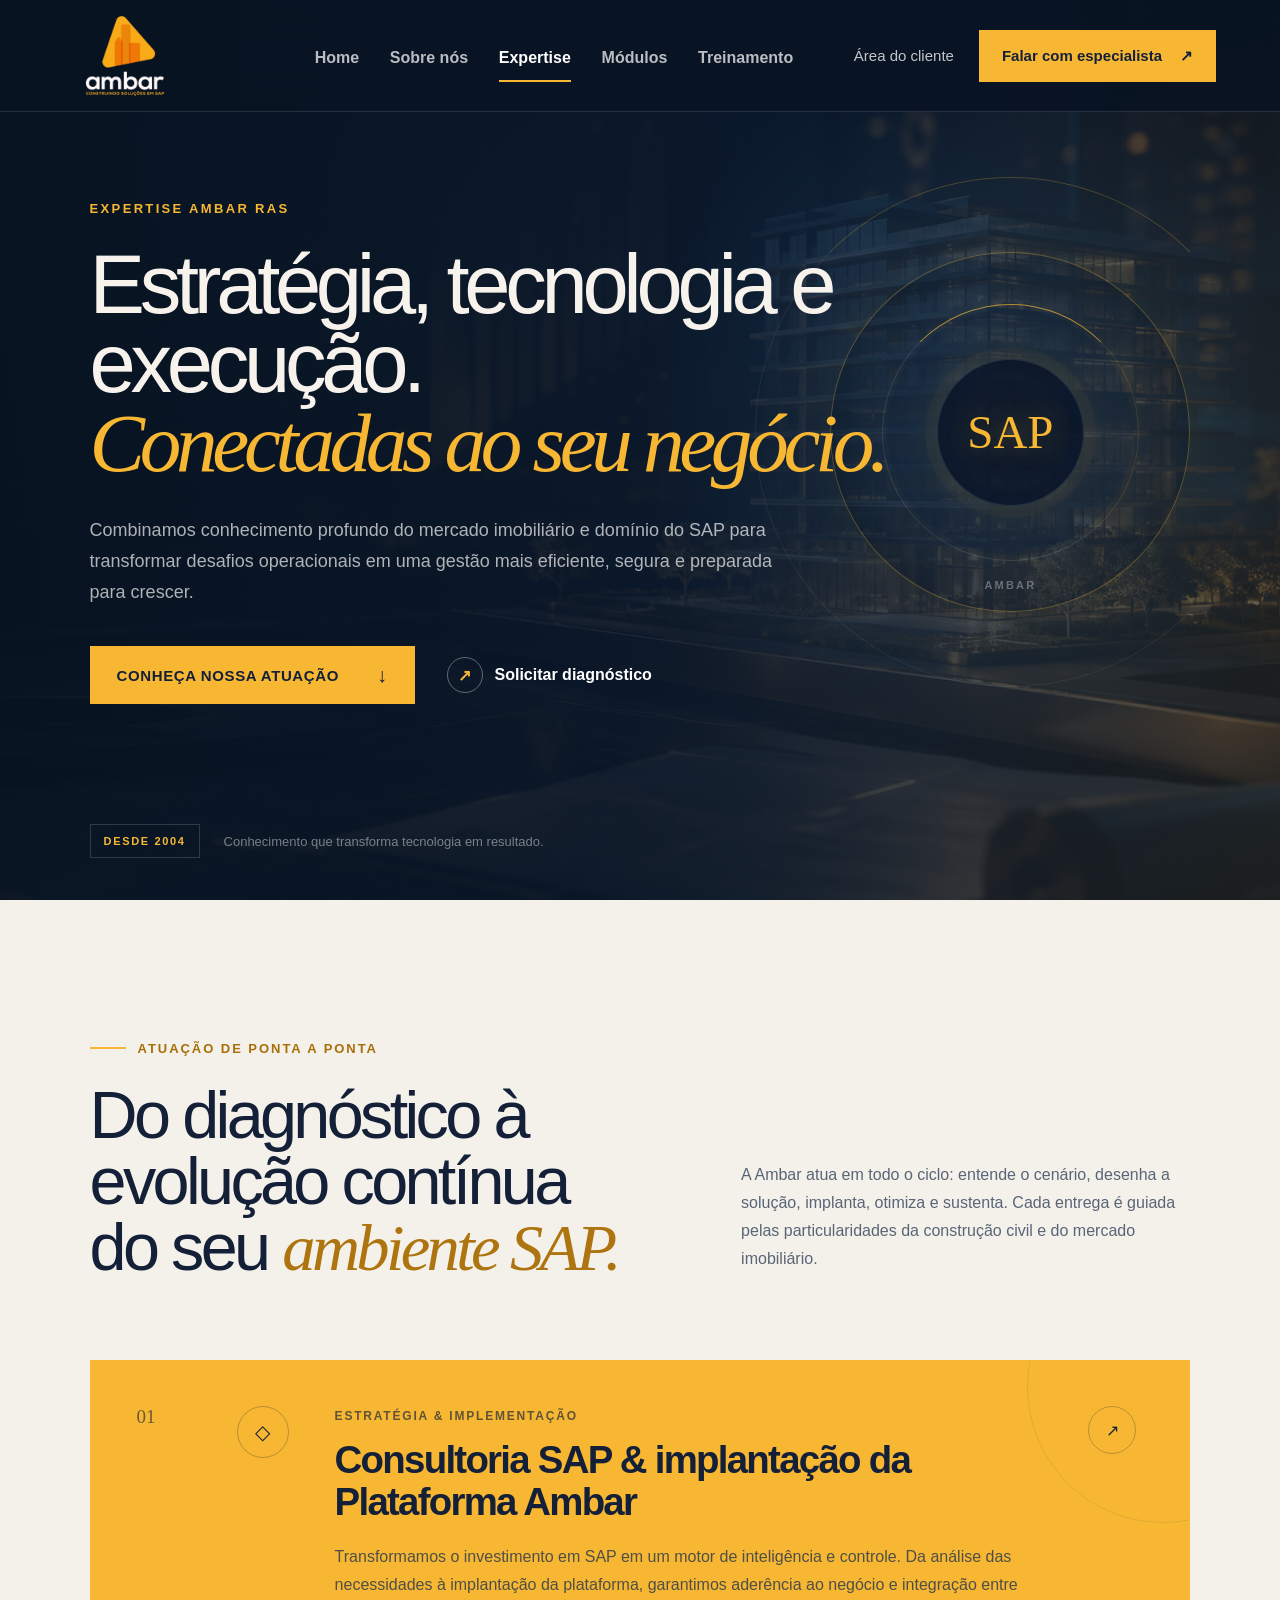
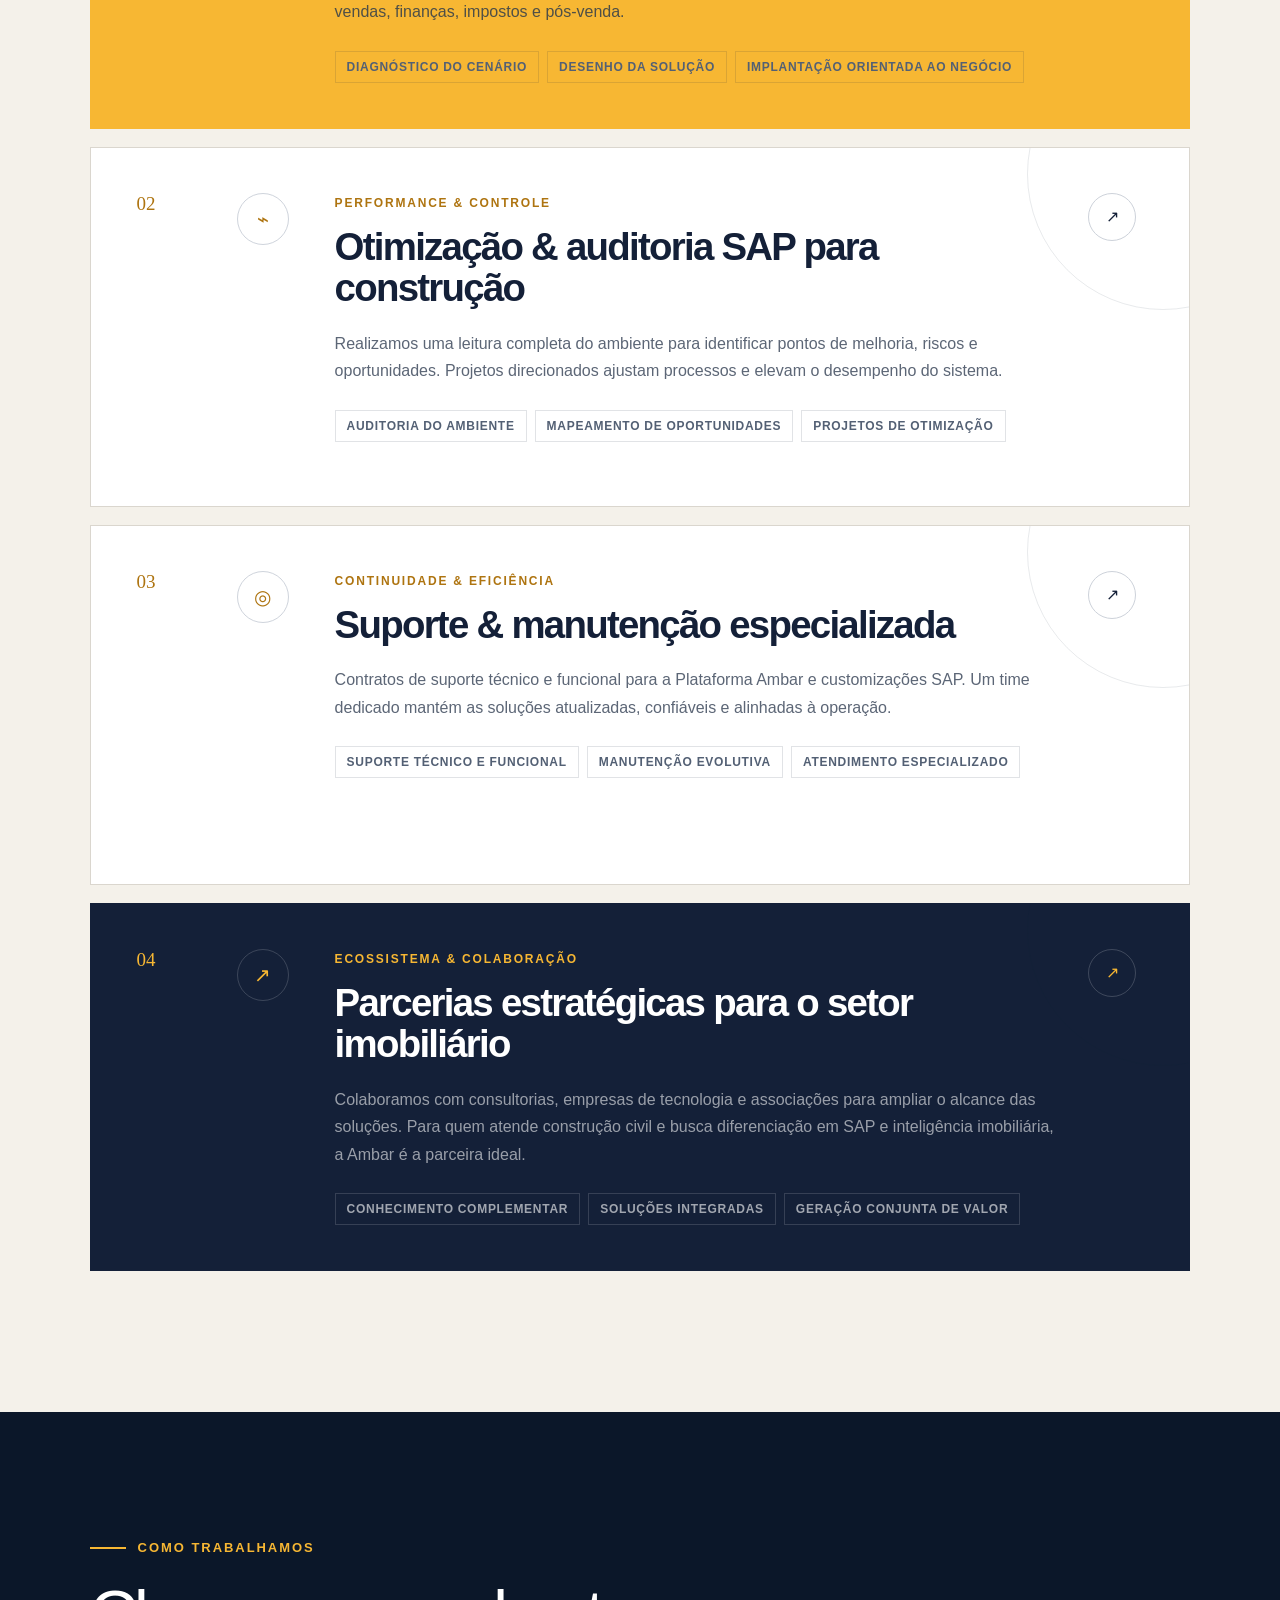
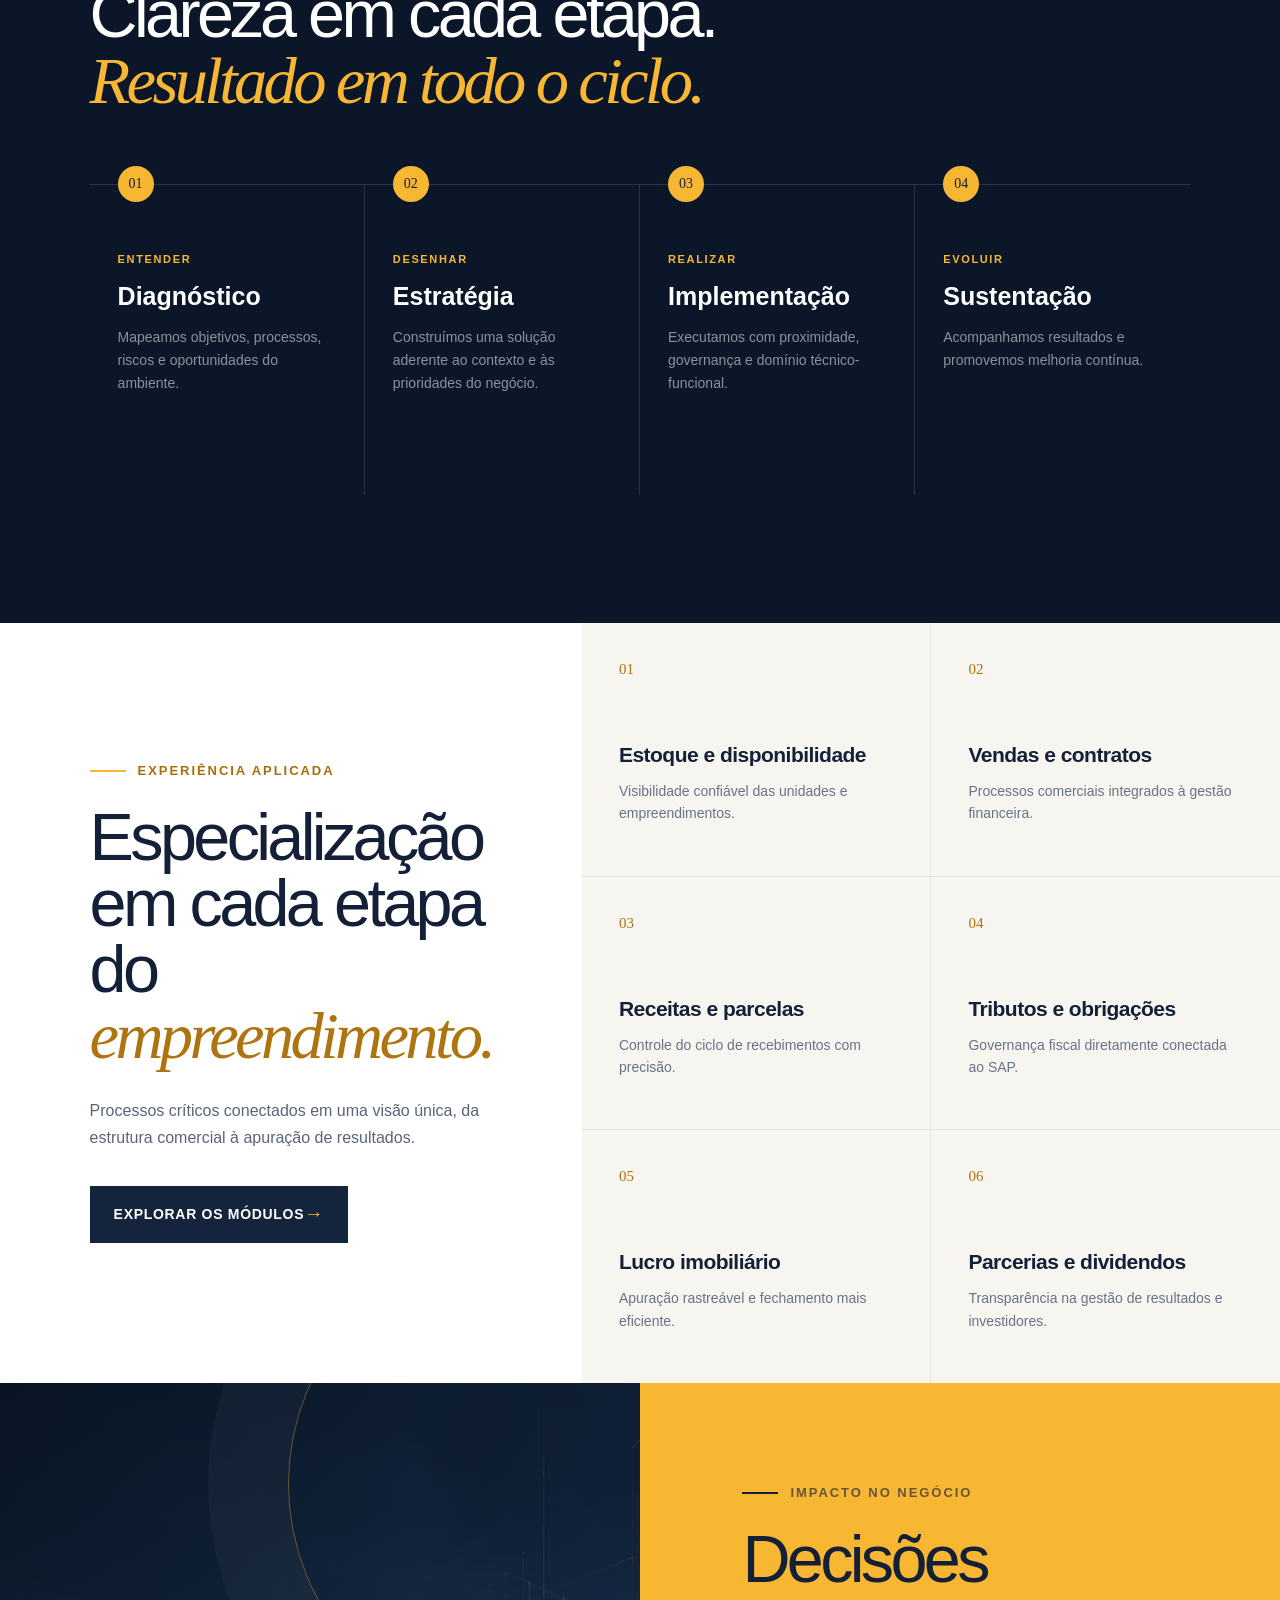
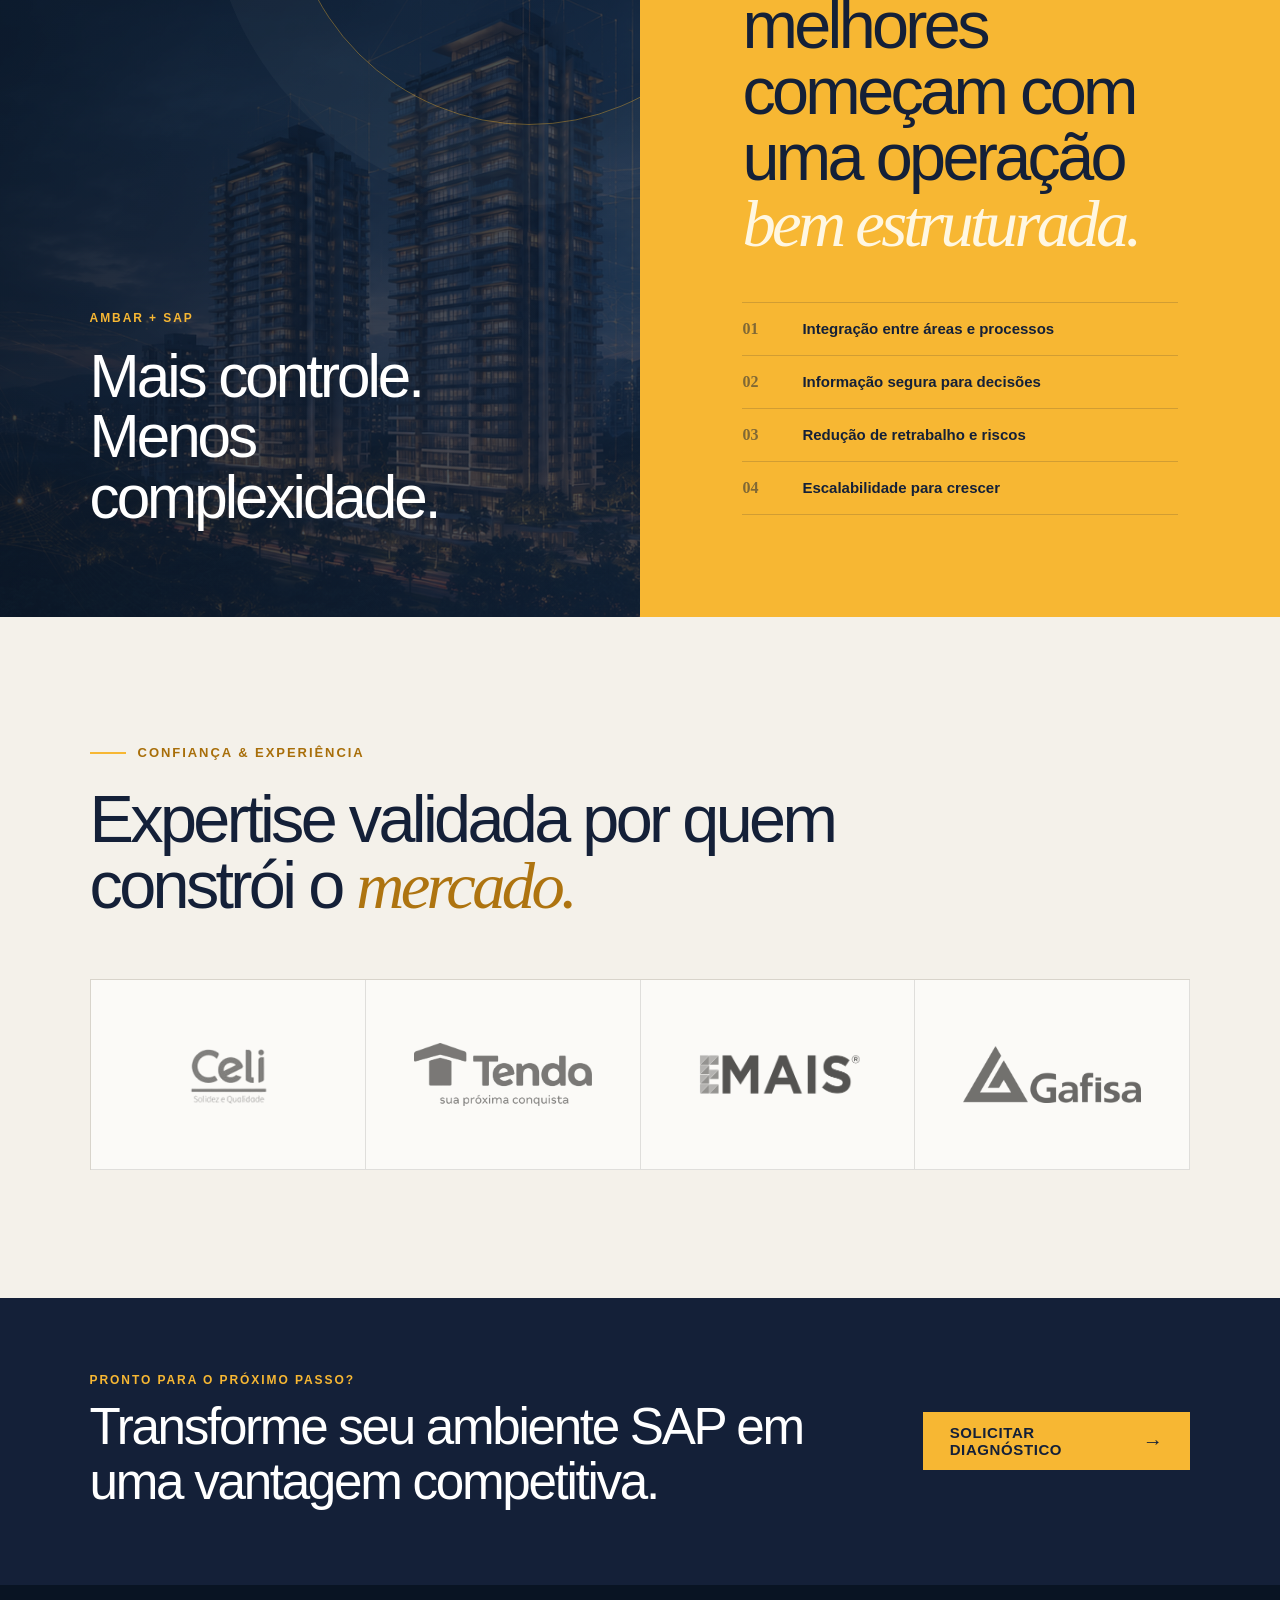
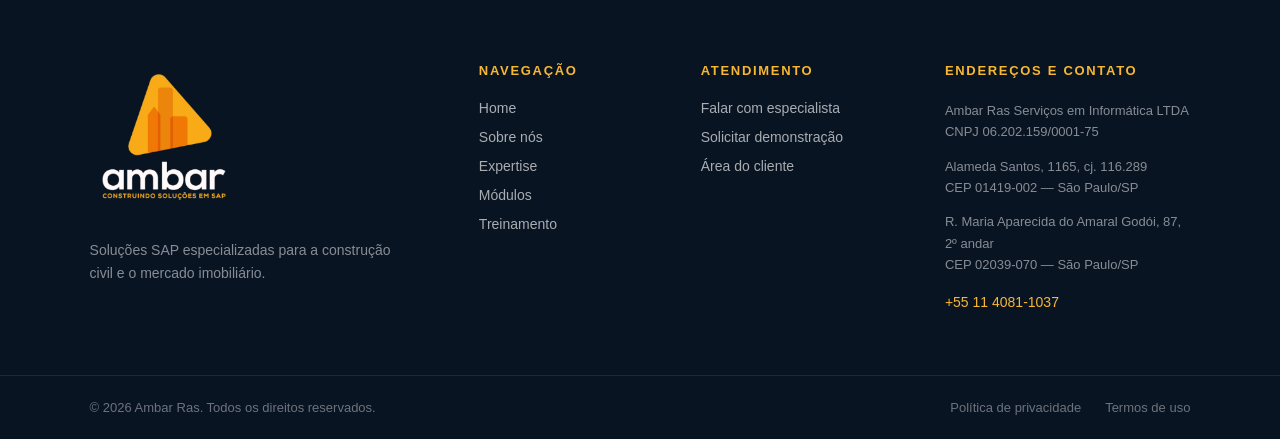
<file: expertise.html>
<!doctype html>
<html lang="pt-BR">
  <head>
    <meta charset="UTF-8" />
    <meta name="viewport" content="width=device-width, initial-scale=1.0" />
    <meta name="description" content="Consultoria, implantação, otimização, auditoria e suporte SAP especializados no mercado imobiliário." />
    <title>Expertise — Ambar Ras</title>
    <link rel="stylesheet" href="styles-v2.css" />
  </head>
  <body class="expertise-page">
    <header class="topbar expertise-topbar">
      <a class="brand" href="index.html" aria-label="Ambar Ras — início"><img src="images/ambar-logo.png" alt="Ambar — Construindo soluções em SAP" /></a>
      <nav aria-label="Navegação principal"><a href="index.html">Home</a><a href="sobre.html">Sobre nós</a><a class="active" href="expertise.html" aria-current="page">Expertise</a><a href="modulos.html">Módulos</a><a href="treinamento.html">Treinamento</a></nav>
      <div class="actions"><a class="login" href="area-cliente.html">Área do cliente</a><a class="contact" href="index.html#contato">Falar com especialista <span>↗</span></a></div>
    </header>

    <main>
      <section class="expertise-hero">
        <div class="expertise-hero-copy" data-reveal>
          <p class="about-kicker">EXPERTISE AMBAR RAS</p>
          <h1>Estratégia, tecnologia e execução.<br /><em>Conectadas ao seu negócio.</em></h1>
          <p>Combinamos conhecimento profundo do mercado imobiliário e domínio do SAP para transformar desafios operacionais em uma gestão mais eficiente, segura e preparada para crescer.</p>
          <div class="about-hero-actions"><a class="primary" href="#servicos">Conheça nossa atuação <span>↓</span></a><a class="secondary" href="index.html#contato"><span>↗</span> Solicitar diagnóstico</a></div>
        </div>
        <div class="expertise-orbit" aria-hidden="true"><span>SAP</span><i></i><i></i><i></i><b>AMBAR</b></div>
        <div class="expertise-proof" data-reveal><span>DESDE 2004</span><strong>Conhecimento que transforma tecnologia em resultado.</strong></div>
      </section>

      <section class="expertise-intro-new" id="servicos">
        <div data-reveal><p class="section-kicker"><span></span> ATUAÇÃO DE PONTA A PONTA</p><h2>Do diagnóstico à evolução contínua do seu <em>ambiente SAP.</em></h2></div>
        <p data-reveal>A Ambar atua em todo o ciclo: entende o cenário, desenha a solução, implanta, otimiza e sustenta. Cada entrega é guiada pelas particularidades da construção civil e do mercado imobiliário.</p>
      </section>

      <section class="expertise-services">
        <article class="expertise-service service-featured" data-reveal>
          <div class="service-number">01</div><div class="service-icon">◇</div>
          <div class="service-content"><small>ESTRATÉGIA &amp; IMPLEMENTAÇÃO</small><h2>Consultoria SAP &amp; implantação da Plataforma Ambar</h2><p>Transformamos o investimento em SAP em um motor de inteligência e controle. Da análise das necessidades à implantação da plataforma, garantimos aderência ao negócio e integração entre vendas, finanças, impostos e pós-venda.</p><ul><li>Diagnóstico do cenário</li><li>Desenho da solução</li><li>Implantação orientada ao negócio</li></ul></div>
          <a href="index.html#contato" aria-label="Conversar sobre consultoria SAP">↗</a>
        </article>
        <article class="expertise-service" data-reveal>
          <div class="service-number">02</div><div class="service-icon">⌁</div>
          <div class="service-content"><small>PERFORMANCE &amp; CONTROLE</small><h2>Otimização &amp; auditoria SAP para construção</h2><p>Realizamos uma leitura completa do ambiente para identificar pontos de melhoria, riscos e oportunidades. Projetos direcionados ajustam processos e elevam o desempenho do sistema.</p><ul><li>Auditoria do ambiente</li><li>Mapeamento de oportunidades</li><li>Projetos de otimização</li></ul></div>
          <a href="index.html#contato" aria-label="Conversar sobre auditoria SAP">↗</a>
        </article>
        <article class="expertise-service" data-reveal>
          <div class="service-number">03</div><div class="service-icon">◎</div>
          <div class="service-content"><small>CONTINUIDADE &amp; EFICIÊNCIA</small><h2>Suporte &amp; manutenção especializada</h2><p>Contratos de suporte técnico e funcional para a Plataforma Ambar e customizações SAP. Um time dedicado mantém as soluções atualizadas, confiáveis e alinhadas à operação.</p><ul><li>Suporte técnico e funcional</li><li>Manutenção evolutiva</li><li>Atendimento especializado</li></ul></div>
          <a href="index.html#contato" aria-label="Conversar sobre suporte SAP">↗</a>
        </article>
        <article class="expertise-service service-dark" data-reveal>
          <div class="service-number">04</div><div class="service-icon">↗</div>
          <div class="service-content"><small>ECOSSISTEMA &amp; COLABORAÇÃO</small><h2>Parcerias estratégicas para o setor imobiliário</h2><p>Colaboramos com consultorias, empresas de tecnologia e associações para ampliar o alcance das soluções. Para quem atende construção civil e busca diferenciação em SAP e inteligência imobiliária, a Ambar é a parceira ideal.</p><ul><li>Conhecimento complementar</li><li>Soluções integradas</li><li>Geração conjunta de valor</li></ul></div>
          <a href="index.html#contato" aria-label="Conversar sobre parcerias">↗</a>
        </article>
      </section>

      <section class="expertise-method" aria-labelledby="method-title">
        <div class="method-heading" data-reveal><p class="section-kicker"><span></span> COMO TRABALHAMOS</p><h2 id="method-title">Clareza em cada etapa.<br /><em>Resultado em todo o ciclo.</em></h2></div>
        <div class="method-track">
          <article data-reveal><span>01</span><small>ENTENDER</small><h3>Diagnóstico</h3><p>Mapeamos objetivos, processos, riscos e oportunidades do ambiente.</p></article>
          <article data-reveal><span>02</span><small>DESENHAR</small><h3>Estratégia</h3><p>Construímos uma solução aderente ao contexto e às prioridades do negócio.</p></article>
          <article data-reveal><span>03</span><small>REALIZAR</small><h3>Implementação</h3><p>Executamos com proximidade, governança e domínio técnico-funcional.</p></article>
          <article data-reveal><span>04</span><small>EVOLUIR</small><h3>Sustentação</h3><p>Acompanhamos resultados e promovemos melhoria contínua.</p></article>
        </div>
      </section>

      <section class="expertise-domains">
        <div class="domains-copy" data-reveal><p class="section-kicker"><span></span> EXPERIÊNCIA APLICADA</p><h2>Especialização em cada etapa do <em>empreendimento.</em></h2><p>Processos críticos conectados em uma visão única, da estrutura comercial à apuração de resultados.</p><a class="dark-cta" href="index.html#modulos">Explorar os módulos <span>→</span></a></div>
        <div class="domains-grid">
          <article data-reveal><span>01</span><h3>Estoque e disponibilidade</h3><p>Visibilidade confiável das unidades e empreendimentos.</p></article>
          <article data-reveal><span>02</span><h3>Vendas e contratos</h3><p>Processos comerciais integrados à gestão financeira.</p></article>
          <article data-reveal><span>03</span><h3>Receitas e parcelas</h3><p>Controle do ciclo de recebimentos com precisão.</p></article>
          <article data-reveal><span>04</span><h3>Tributos e obrigações</h3><p>Governança fiscal diretamente conectada ao SAP.</p></article>
          <article data-reveal><span>05</span><h3>Lucro imobiliário</h3><p>Apuração rastreável e fechamento mais eficiente.</p></article>
          <article data-reveal><span>06</span><h3>Parcerias e dividendos</h3><p>Transparência na gestão de resultados e investidores.</p></article>
        </div>
      </section>

      <section class="expertise-impact">
        <div class="impact-visual" data-reveal><span>AMBAR + SAP</span><strong>Mais controle.<br />Menos complexidade.</strong></div>
        <div class="impact-copy" data-reveal><p class="section-kicker"><span></span> IMPACTO NO NEGÓCIO</p><h2>Decisões melhores começam com uma operação <em>bem estruturada.</em></h2><div class="impact-list"><div><strong>01</strong><span>Integração entre áreas e processos</span></div><div><strong>02</strong><span>Informação segura para decisões</span></div><div><strong>03</strong><span>Redução de retrabalho e riscos</span></div><div><strong>04</strong><span>Escalabilidade para crescer</span></div></div></div>
      </section>

      <section class="expertise-partners">
        <div data-reveal><p class="section-kicker"><span></span> CONFIANÇA &amp; EXPERIÊNCIA</p><h2>Expertise validada por quem constrói o <em>mercado.</em></h2></div>
        <div class="expertise-partner-row" data-reveal><img src="images/partners/celi.png" alt="Celi" /><img src="images/partners/tenda.png" alt="Tenda" /><img src="images/partners/emais.png" alt="Emais" /><img src="images/partners/gafisa.png" alt="Gafisa" /></div>
      </section>

      <section class="expertise-final-cta" data-reveal><div><p>PRONTO PARA O PRÓXIMO PASSO?</p><h2>Transforme seu ambiente SAP em uma vantagem competitiva.</h2></div><a class="primary" href="index.html#contato">Solicitar diagnóstico <span>→</span></a></section>
    </main>

    <footer class="site-footer">
      <div class="footer-main">
        <div class="footer-brand"><img src="images/ambar-logo.png" alt="Ambar — Construindo soluções em SAP" /><p>Soluções SAP especializadas para a construção civil e o mercado imobiliário.</p></div>
        <div class="footer-column"><strong>Navegação</strong><a href="index.html">Home</a><a href="sobre.html">Sobre nós</a><a href="expertise.html">Expertise</a><a href="modulos.html">Módulos</a><a href="treinamento.html">Treinamento</a></div>
        <div class="footer-column"><strong>Atendimento</strong><a href="index.html#contato">Falar com especialista</a><a href="index.html#contato">Solicitar demonstração</a><a href="area-cliente.html">Área do cliente</a></div>
        <div class="footer-column footer-contact"><strong>Endereços e contato</strong><p>Ambar Ras Serviços em Informática LTDA<br />CNPJ 06.202.159/0001-75</p><p>Alameda Santos, 1165, cj. 116.289<br />CEP 01419-002 — São Paulo/SP</p><p>R. Maria Aparecida do Amaral Godói, 87, 2º andar<br />CEP 02039-070 — São Paulo/SP</p><a href="tel:+551140811037">+55 11 4081-1037</a></div>
      </div>
      <div class="footer-bottom"><span>© <span data-current-year></span> Ambar Ras. Todos os direitos reservados.</span><div><a href="#">Política de privacidade</a><a href="#">Termos de uso</a></div></div>
    </footer>
    <script src="script-v2.js"></script>
  </body>
</html>
</file>
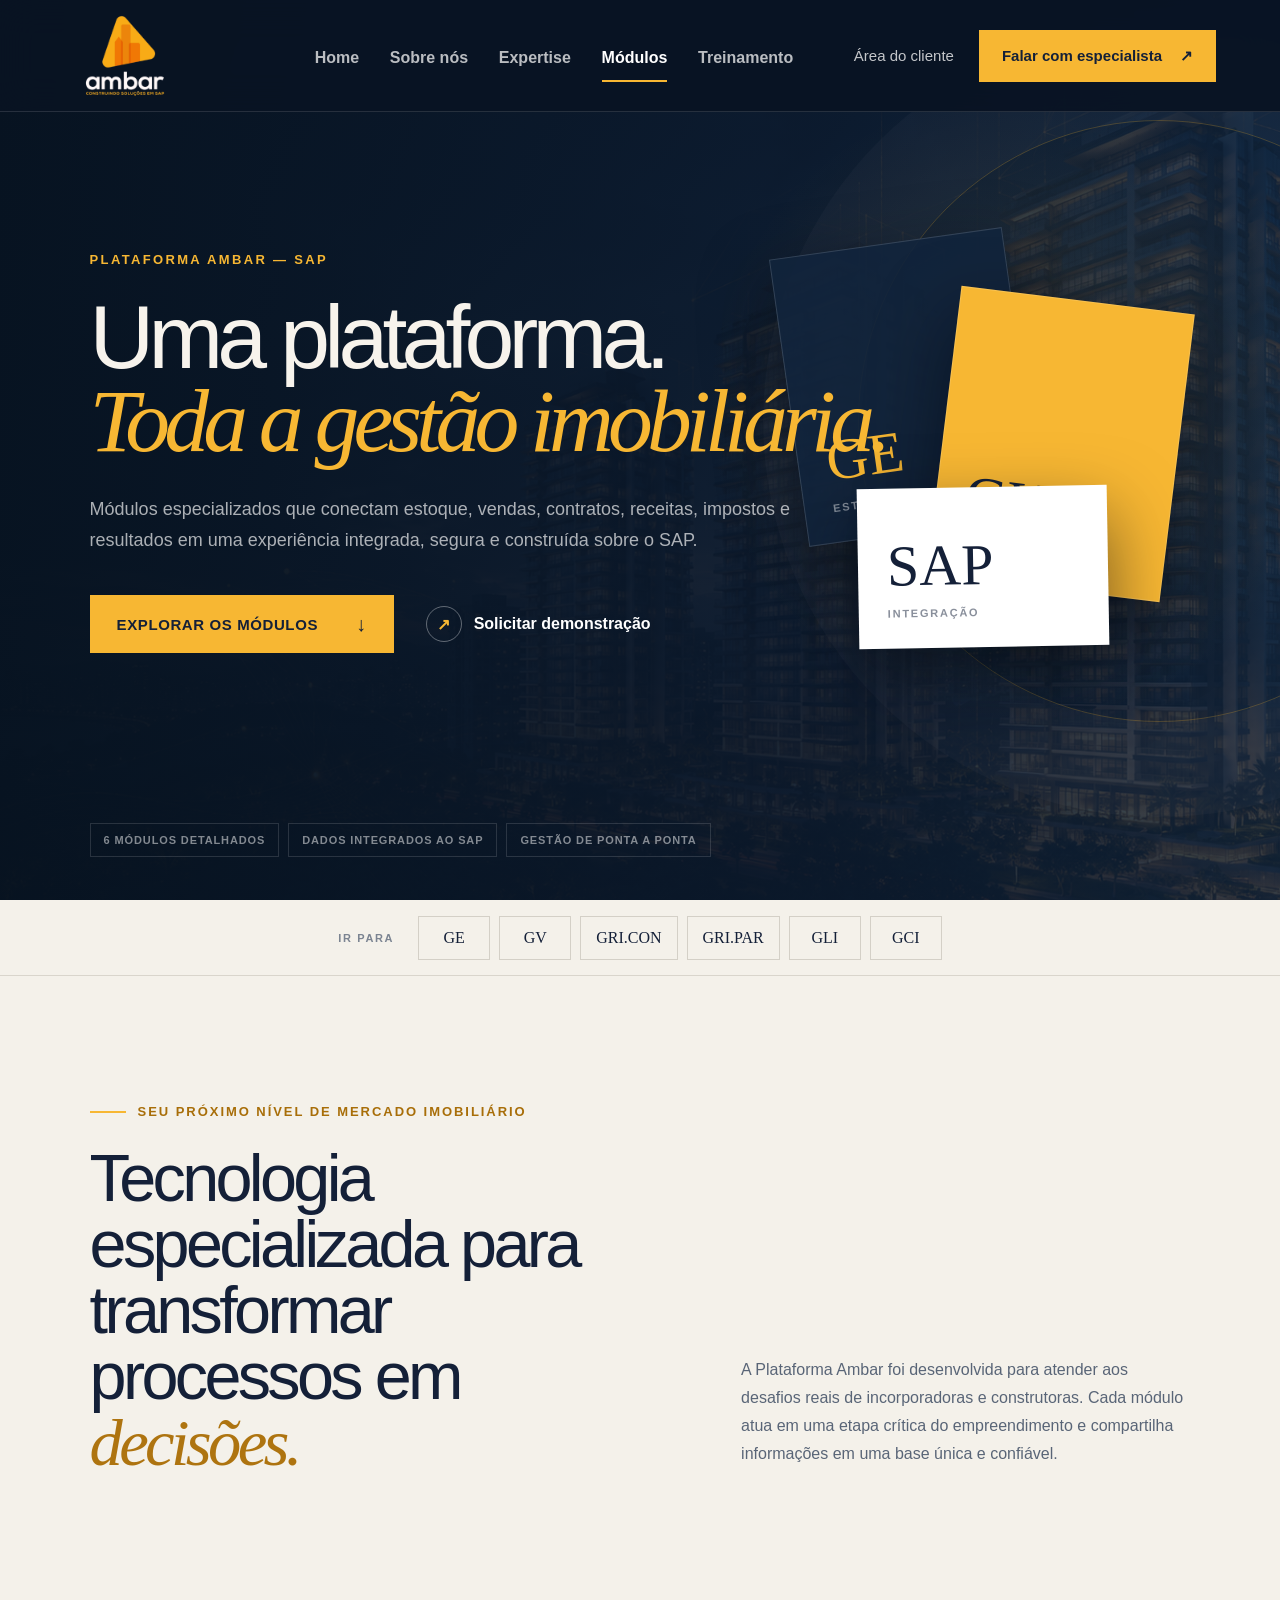
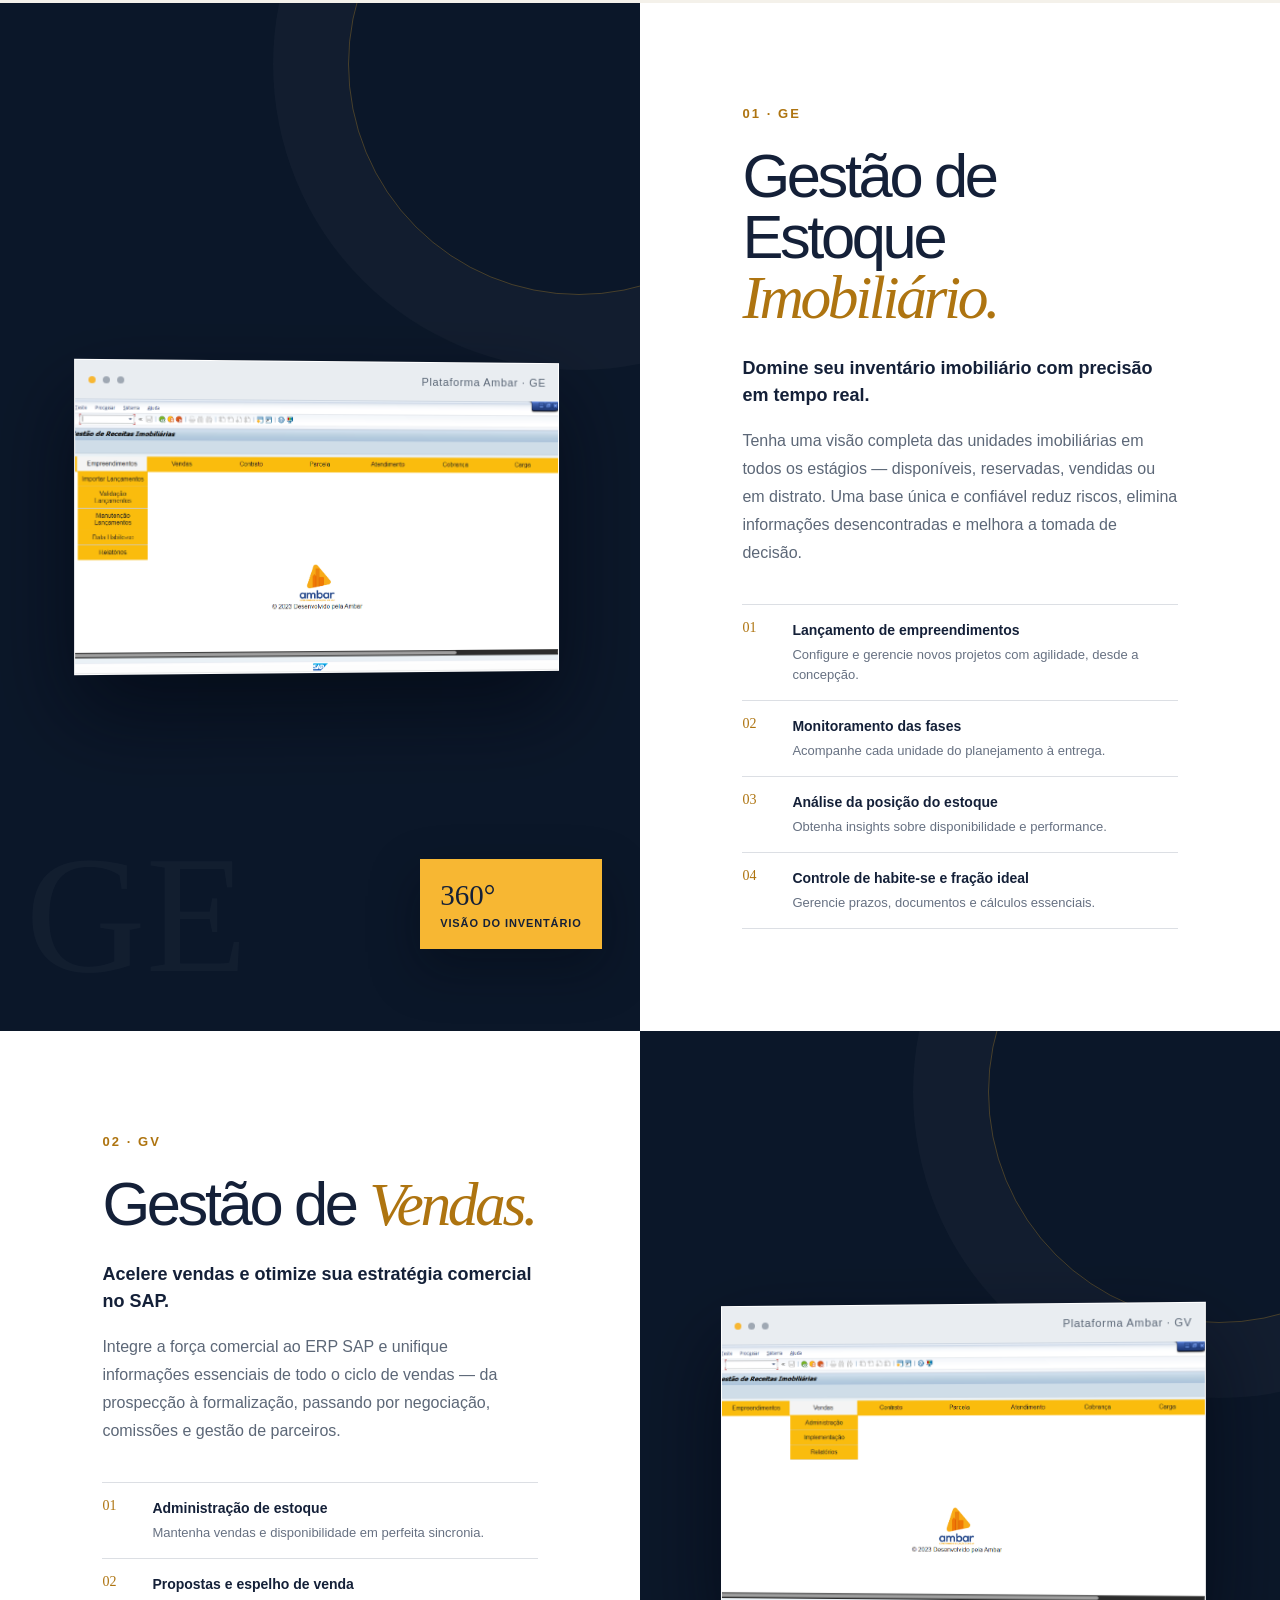
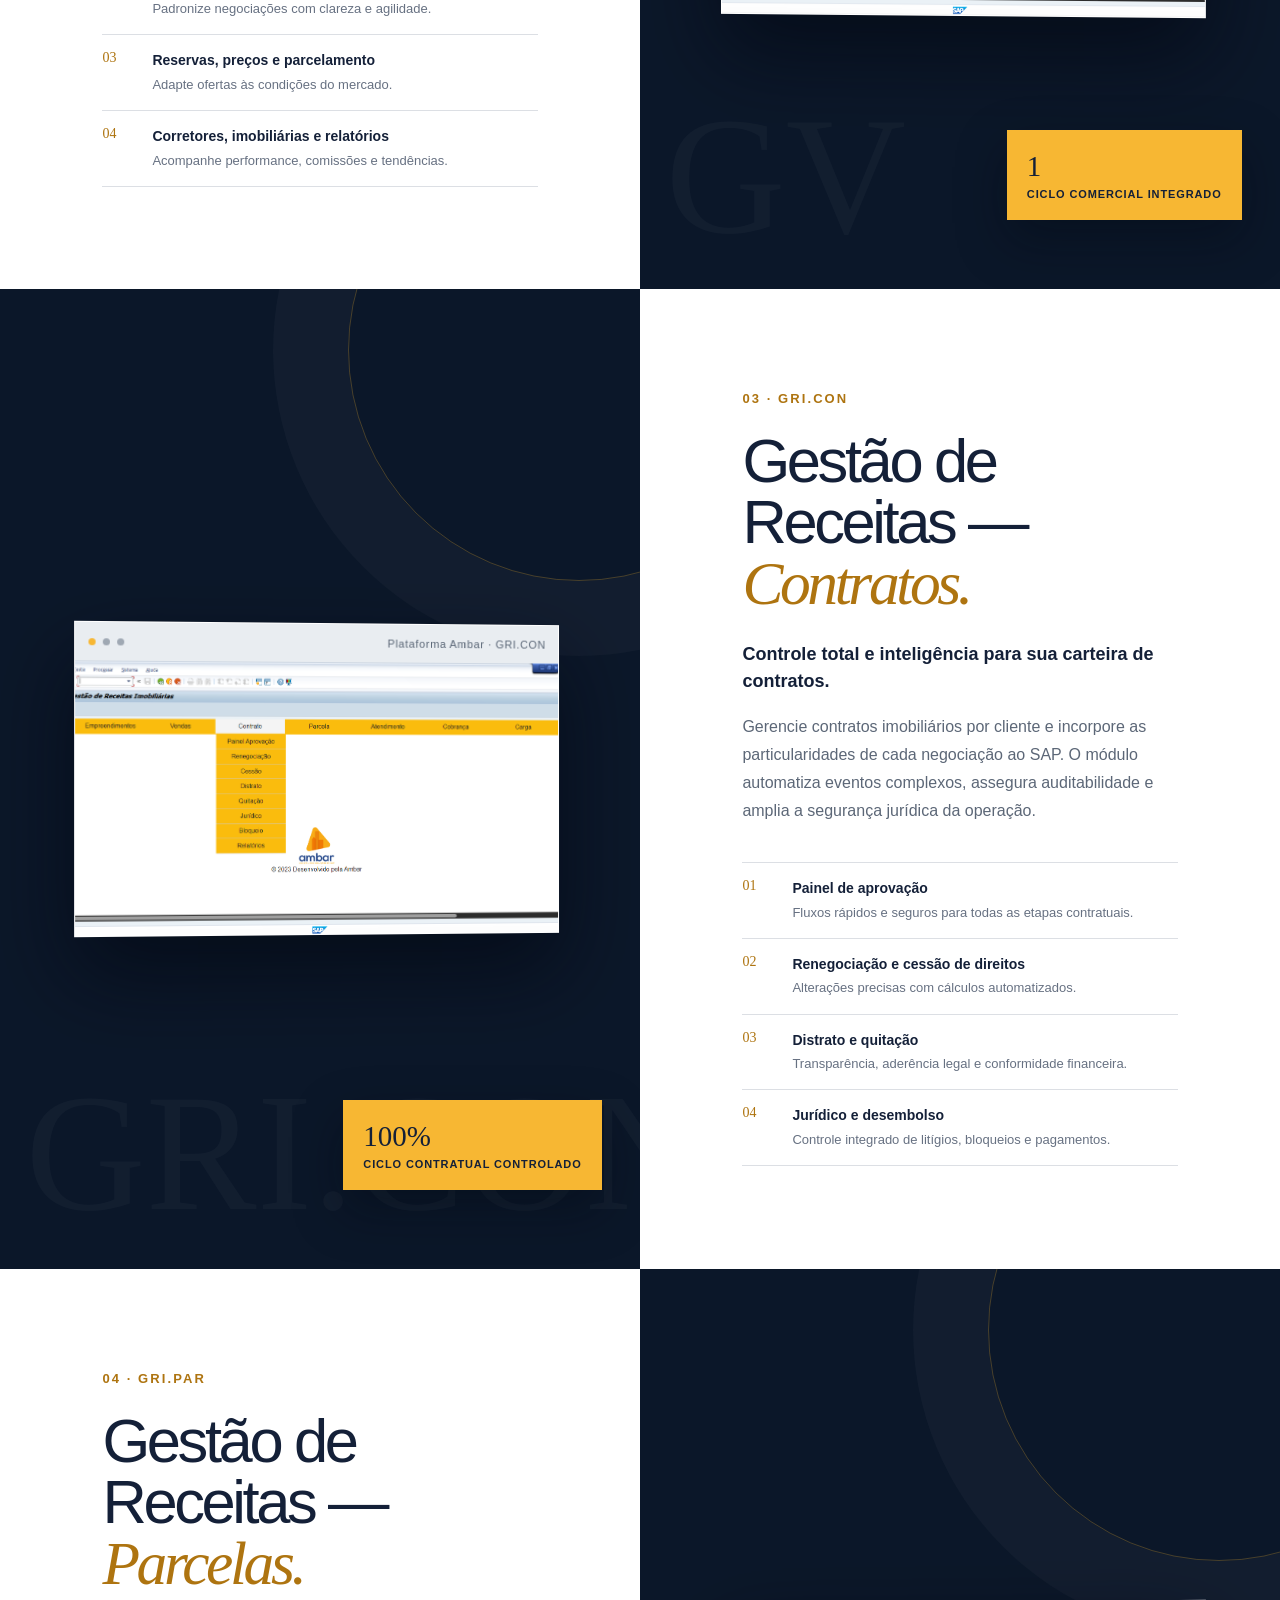
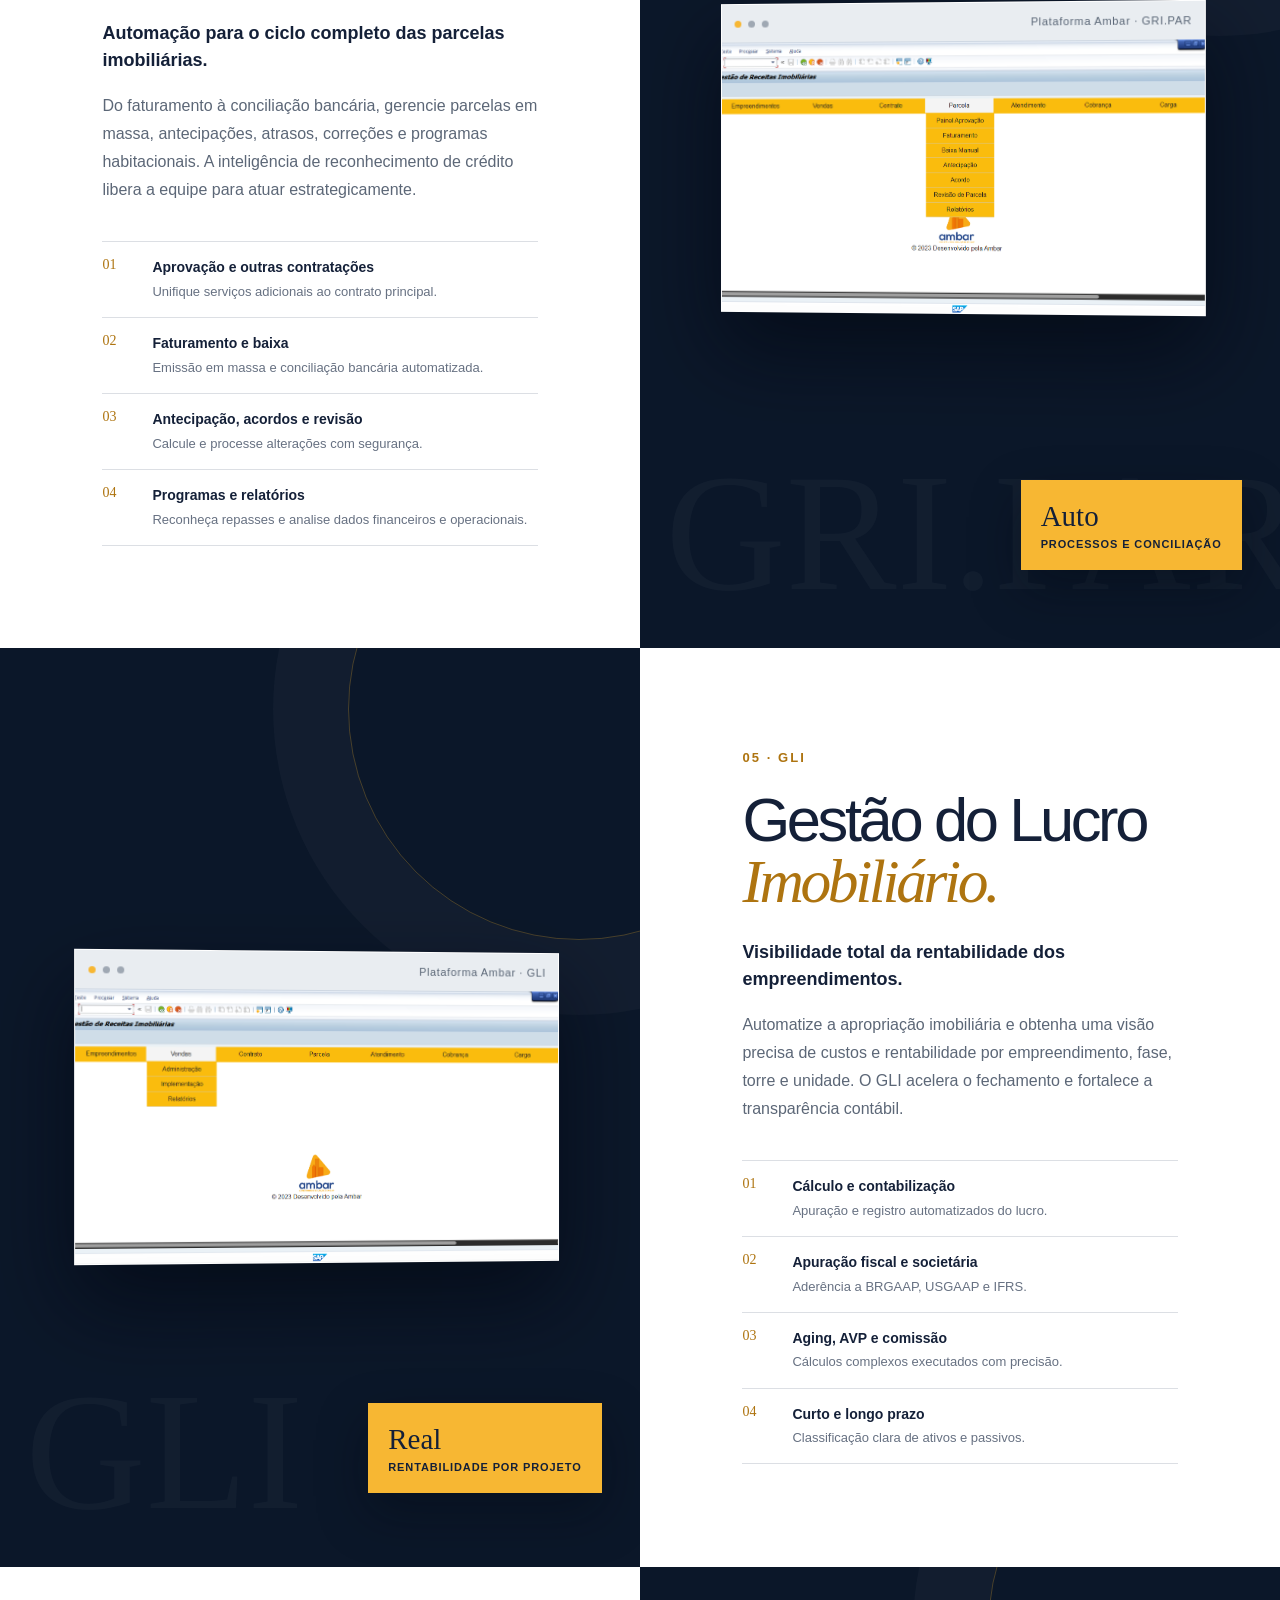
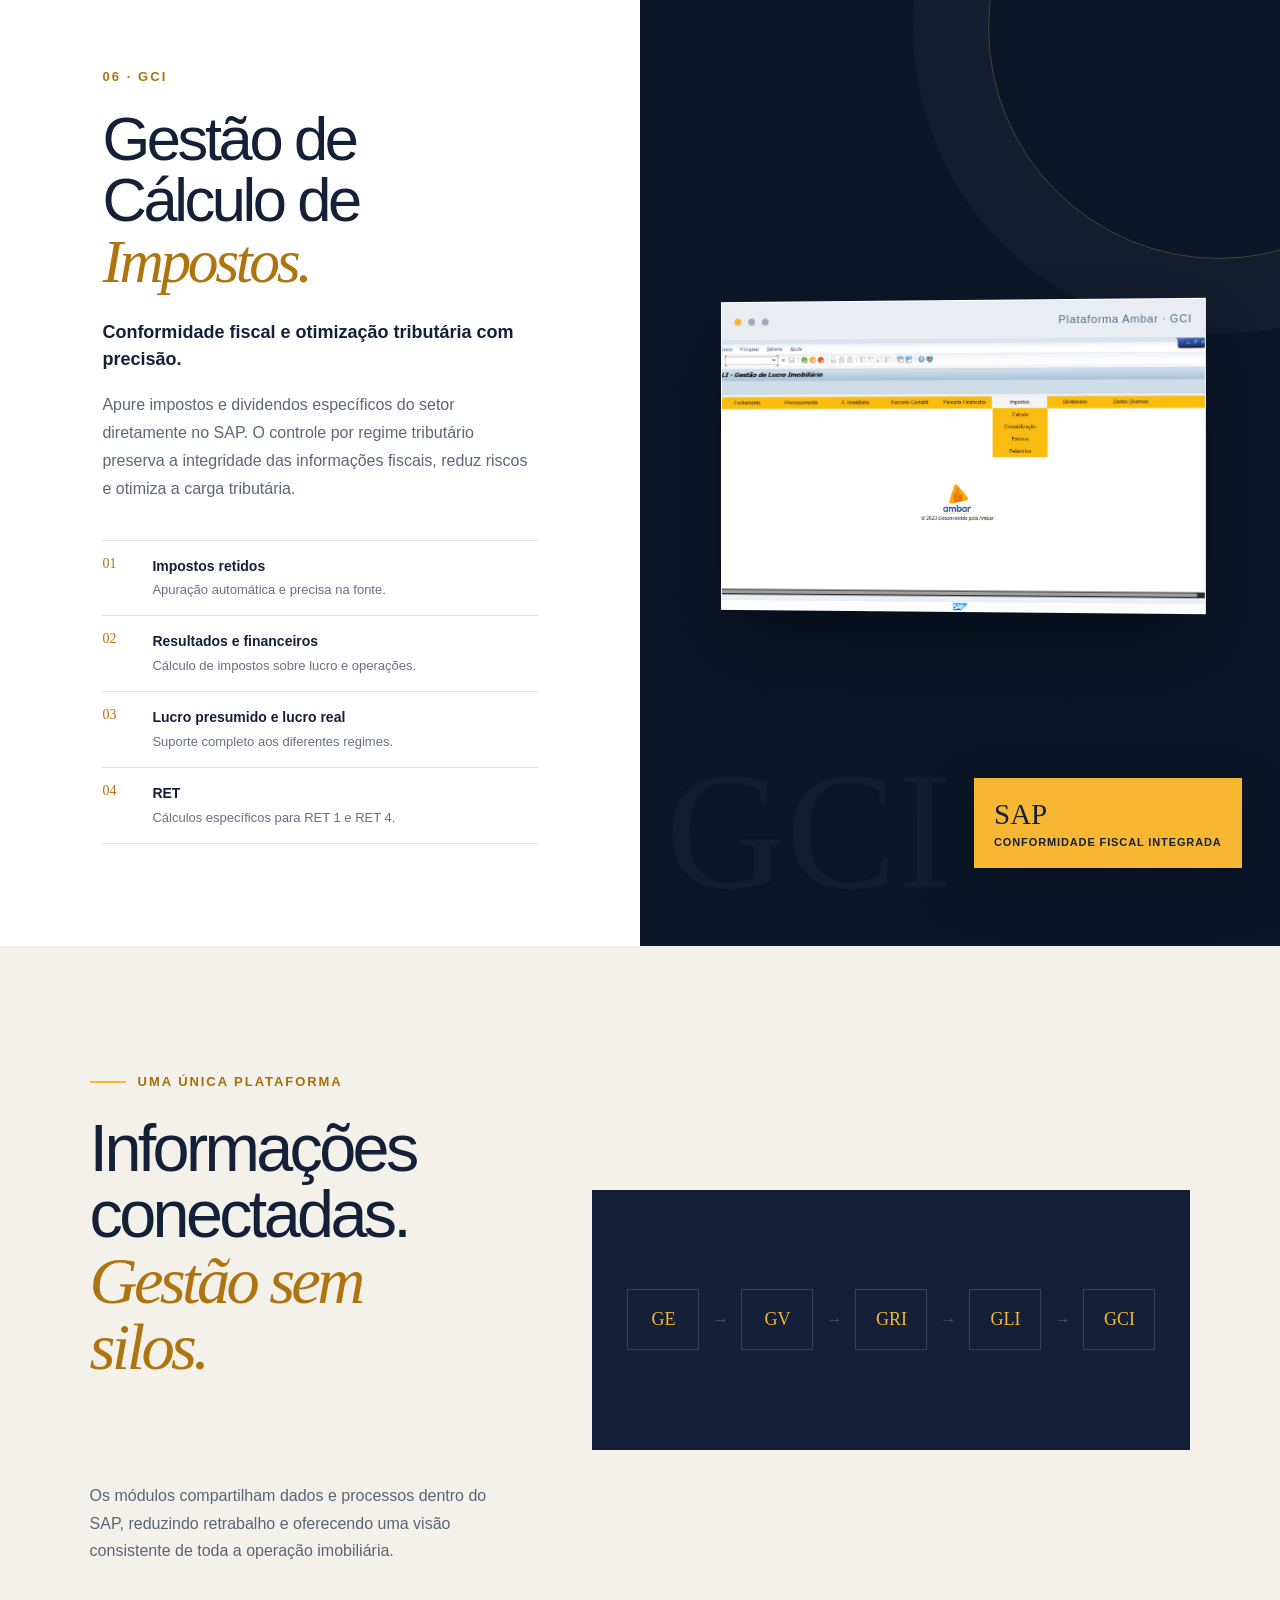
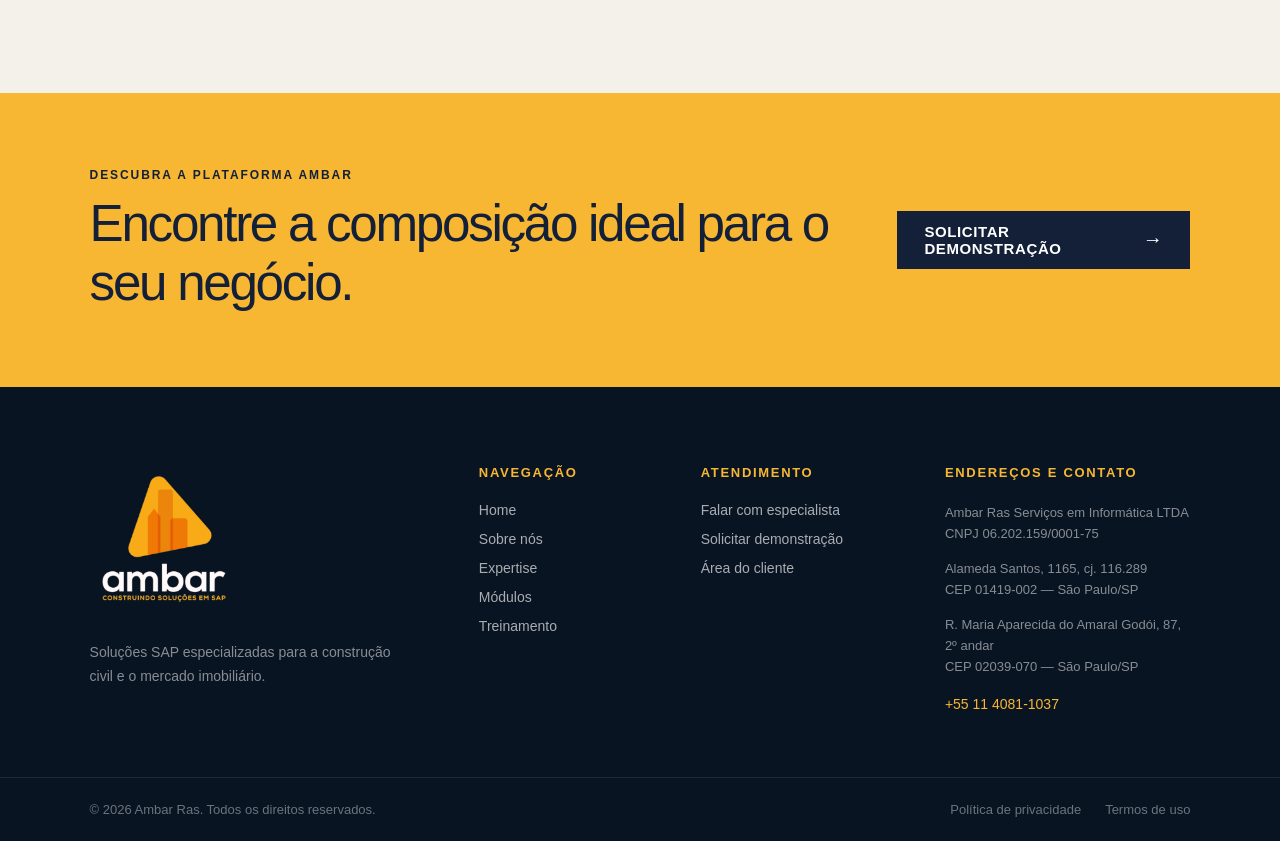
<file: modulos.html>
<!doctype html>
<html lang="pt-BR">
  <head>
    <meta charset="UTF-8" />
    <meta name="viewport" content="width=device-width, initial-scale=1.0" />
    <meta name="description" content="Conheça os módulos da Plataforma Ambar integrados ao SAP para a gestão completa do mercado imobiliário." />
    <title>Módulos — Plataforma Ambar</title>
    <link rel="stylesheet" href="styles-v2.css" />
  </head>
  <body class="modules-page">
    <header class="topbar modules-topbar">
      <a class="brand" href="index.html" aria-label="Ambar Ras — início"><img src="images/ambar-logo.png" alt="Ambar — Construindo soluções em SAP" /></a>
      <nav aria-label="Navegação principal"><a href="index.html">Home</a><a href="sobre.html">Sobre nós</a><a href="expertise.html">Expertise</a><a class="active" href="modulos.html" aria-current="page">Módulos</a><a href="treinamento.html">Treinamento</a></nav>
      <div class="actions"><a class="login" href="area-cliente.html">Área do cliente</a><a class="contact" href="index.html#contato">Falar com especialista <span>↗</span></a></div>
    </header>

    <main>
      <section class="modules-hero">
        <div class="modules-hero-copy" data-reveal><p class="about-kicker">PLATAFORMA AMBAR — SAP</p><h1>Uma plataforma.<br /><em>Toda a gestão imobiliária.</em></h1><p>Módulos especializados que conectam estoque, vendas, contratos, receitas, impostos e resultados em uma experiência integrada, segura e construída sobre o SAP.</p><div class="about-hero-actions"><a class="primary" href="#catalogo">Explorar os módulos <span>↓</span></a><a class="secondary" href="index.html#contato"><span>↗</span> Solicitar demonstração</a></div></div>
        <div class="modules-hero-stack" aria-hidden="true"><span class="stack-card stack-one">GE<small>ESTOQUE</small></span><span class="stack-card stack-two">GV<small>VENDAS</small></span><span class="stack-card stack-three">SAP<small>INTEGRAÇÃO</small></span></div>
        <div class="modules-hero-foot" data-reveal><span>6 módulos detalhados</span><span>Dados integrados ao SAP</span><span>Gestão de ponta a ponta</span></div>
      </section>

      <nav class="module-jump" id="catalogo" aria-label="Navegação entre módulos"><span>IR PARA</span><a href="#ge">GE</a><a href="#gv">GV</a><a href="#gri-con">GRI.CON</a><a href="#gri-par">GRI.PAR</a><a href="#gli">GLI</a><a href="#gci">GCI</a></nav>

      <section class="modules-overview">
        <div data-reveal><p class="section-kicker"><span></span> SEU PRÓXIMO NÍVEL DE MERCADO IMOBILIÁRIO</p><h2>Tecnologia especializada para transformar processos em <em>decisões.</em></h2></div>
        <p data-reveal>A Plataforma Ambar foi desenvolvida para atender aos desafios reais de incorporadoras e construtoras. Cada módulo atua em uma etapa crítica do empreendimento e compartilha informações em uma base única e confiável.</p>
      </section>

      <section class="module-detail" id="ge">
        <div class="module-detail-visual" data-reveal><div class="module-screen"><header><i></i><i></i><i></i><span>Plataforma Ambar · GE</span></header><img src="images/modules/ge.png" alt="Tela do módulo Gestão de Estoque" /></div><span class="module-watermark">GE</span><div class="module-metric"><strong>360°</strong><span>visão do inventário</span></div></div>
        <div class="module-detail-copy" data-reveal><p class="module-code">01 · GE</p><h2>Gestão de Estoque <em>Imobiliário.</em></h2><h3>Domine seu inventário imobiliário com precisão em tempo real.</h3><p>Tenha uma visão completa das unidades imobiliárias em todos os estágios — disponíveis, reservadas, vendidas ou em distrato. Uma base única e confiável reduz riscos, elimina informações desencontradas e melhora a tomada de decisão.</p><div class="module-features"><div><span>01</span><p><strong>Lançamento de empreendimentos</strong>Configure e gerencie novos projetos com agilidade, desde a concepção.</p></div><div><span>02</span><p><strong>Monitoramento das fases</strong>Acompanhe cada unidade do planejamento à entrega.</p></div><div><span>03</span><p><strong>Análise da posição do estoque</strong>Obtenha insights sobre disponibilidade e performance.</p></div><div><span>04</span><p><strong>Controle de habite-se e fração ideal</strong>Gerencie prazos, documentos e cálculos essenciais.</p></div></div></div>
      </section>

      <section class="module-detail module-detail-reverse" id="gv">
        <div class="module-detail-visual" data-reveal><div class="module-screen"><header><i></i><i></i><i></i><span>Plataforma Ambar · GV</span></header><img src="images/modules/gv.png" alt="Tela do módulo Gestão de Vendas" /></div><span class="module-watermark">GV</span><div class="module-metric"><strong>1</strong><span>ciclo comercial integrado</span></div></div>
        <div class="module-detail-copy" data-reveal><p class="module-code">02 · GV</p><h2>Gestão de <em>Vendas.</em></h2><h3>Acelere vendas e otimize sua estratégia comercial no SAP.</h3><p>Integre a força comercial ao ERP SAP e unifique informações essenciais de todo o ciclo de vendas — da prospecção à formalização, passando por negociação, comissões e gestão de parceiros.</p><div class="module-features"><div><span>01</span><p><strong>Administração de estoque</strong>Mantenha vendas e disponibilidade em perfeita sincronia.</p></div><div><span>02</span><p><strong>Propostas e espelho de venda</strong>Padronize negociações com clareza e agilidade.</p></div><div><span>03</span><p><strong>Reservas, preços e parcelamento</strong>Adapte ofertas às condições do mercado.</p></div><div><span>04</span><p><strong>Corretores, imobiliárias e relatórios</strong>Acompanhe performance, comissões e tendências.</p></div></div></div>
      </section>

      <section class="module-detail" id="gri-con">
        <div class="module-detail-visual" data-reveal><div class="module-screen"><header><i></i><i></i><i></i><span>Plataforma Ambar · GRI.CON</span></header><img src="images/modules/gri-con.png" alt="Tela do módulo Gestão de Receitas Imobiliárias — Contratos" /></div><span class="module-watermark">GRI.CON</span><div class="module-metric"><strong>100%</strong><span>ciclo contratual controlado</span></div></div>
        <div class="module-detail-copy" data-reveal><p class="module-code">03 · GRI.CON</p><h2>Gestão de Receitas — <em>Contratos.</em></h2><h3>Controle total e inteligência para sua carteira de contratos.</h3><p>Gerencie contratos imobiliários por cliente e incorpore as particularidades de cada negociação ao SAP. O módulo automatiza eventos complexos, assegura auditabilidade e amplia a segurança jurídica da operação.</p><div class="module-features"><div><span>01</span><p><strong>Painel de aprovação</strong>Fluxos rápidos e seguros para todas as etapas contratuais.</p></div><div><span>02</span><p><strong>Renegociação e cessão de direitos</strong>Alterações precisas com cálculos automatizados.</p></div><div><span>03</span><p><strong>Distrato e quitação</strong>Transparência, aderência legal e conformidade financeira.</p></div><div><span>04</span><p><strong>Jurídico e desembolso</strong>Controle integrado de litígios, bloqueios e pagamentos.</p></div></div></div>
      </section>

      <section class="module-detail module-detail-reverse" id="gri-par">
        <div class="module-detail-visual" data-reveal><div class="module-screen"><header><i></i><i></i><i></i><span>Plataforma Ambar · GRI.PAR</span></header><img src="images/modules/gri-par.png" alt="Tela do módulo Gestão de Receitas Imobiliárias — Parcelas" /></div><span class="module-watermark">GRI.PAR</span><div class="module-metric"><strong>Auto</strong><span>processos e conciliação</span></div></div>
        <div class="module-detail-copy" data-reveal><p class="module-code">04 · GRI.PAR</p><h2>Gestão de Receitas — <em>Parcelas.</em></h2><h3>Automação para o ciclo completo das parcelas imobiliárias.</h3><p>Do faturamento à conciliação bancária, gerencie parcelas em massa, antecipações, atrasos, correções e programas habitacionais. A inteligência de reconhecimento de crédito libera a equipe para atuar estrategicamente.</p><div class="module-features"><div><span>01</span><p><strong>Aprovação e outras contratações</strong>Unifique serviços adicionais ao contrato principal.</p></div><div><span>02</span><p><strong>Faturamento e baixa</strong>Emissão em massa e conciliação bancária automatizada.</p></div><div><span>03</span><p><strong>Antecipação, acordos e revisão</strong>Calcule e processe alterações com segurança.</p></div><div><span>04</span><p><strong>Programas e relatórios</strong>Reconheça repasses e analise dados financeiros e operacionais.</p></div></div></div>
      </section>

      <section class="module-detail" id="gli">
        <div class="module-detail-visual" data-reveal><div class="module-screen"><header><i></i><i></i><i></i><span>Plataforma Ambar · GLI</span></header><img src="images/modules/gli.png" alt="Tela do módulo Gestão do Lucro Imobiliário" /></div><span class="module-watermark">GLI</span><div class="module-metric"><strong>Real</strong><span>rentabilidade por projeto</span></div></div>
        <div class="module-detail-copy" data-reveal><p class="module-code">05 · GLI</p><h2>Gestão do Lucro <em>Imobiliário.</em></h2><h3>Visibilidade total da rentabilidade dos empreendimentos.</h3><p>Automatize a apropriação imobiliária e obtenha uma visão precisa de custos e rentabilidade por empreendimento, fase, torre e unidade. O GLI acelera o fechamento e fortalece a transparência contábil.</p><div class="module-features"><div><span>01</span><p><strong>Cálculo e contabilização</strong>Apuração e registro automatizados do lucro.</p></div><div><span>02</span><p><strong>Apuração fiscal e societária</strong>Aderência a BRGAAP, USGAAP e IFRS.</p></div><div><span>03</span><p><strong>Aging, AVP e comissão</strong>Cálculos complexos executados com precisão.</p></div><div><span>04</span><p><strong>Curto e longo prazo</strong>Classificação clara de ativos e passivos.</p></div></div></div>
      </section>

      <section class="module-detail module-detail-reverse" id="gci">
        <div class="module-detail-visual" data-reveal><div class="module-screen"><header><i></i><i></i><i></i><span>Plataforma Ambar · GCI</span></header><img src="images/modules/gci.png" alt="Tela do módulo Gestão de Cálculo de Impostos" /></div><span class="module-watermark">GCI</span><div class="module-metric"><strong>SAP</strong><span>conformidade fiscal integrada</span></div></div>
        <div class="module-detail-copy" data-reveal><p class="module-code">06 · GCI</p><h2>Gestão de Cálculo de <em>Impostos.</em></h2><h3>Conformidade fiscal e otimização tributária com precisão.</h3><p>Apure impostos e dividendos específicos do setor diretamente no SAP. O controle por regime tributário preserva a integridade das informações fiscais, reduz riscos e otimiza a carga tributária.</p><div class="module-features"><div><span>01</span><p><strong>Impostos retidos</strong>Apuração automática e precisa na fonte.</p></div><div><span>02</span><p><strong>Resultados e financeiros</strong>Cálculo de impostos sobre lucro e operações.</p></div><div><span>03</span><p><strong>Lucro presumido e lucro real</strong>Suporte completo aos diferentes regimes.</p></div><div><span>04</span><p><strong>RET</strong>Cálculos específicos para RET 1 e RET 4.</p></div></div></div>
      </section>

      <section class="modules-integration" data-reveal><div><p class="section-kicker"><span></span> UMA ÚNICA PLATAFORMA</p><h2>Informações conectadas.<br /><em>Gestão sem silos.</em></h2></div><div class="integration-flow"><span>GE</span><i>→</i><span>GV</span><i>→</i><span>GRI</span><i>→</i><span>GLI</span><i>→</i><span>GCI</span></div><p>Os módulos compartilham dados e processos dentro do SAP, reduzindo retrabalho e oferecendo uma visão consistente de toda a operação imobiliária.</p></section>
      <section class="modules-final-cta" data-reveal><div><p>DESCUBRA A PLATAFORMA AMBAR</p><h2>Encontre a composição ideal para o seu negócio.</h2></div><a class="primary" href="index.html#contato">Solicitar demonstração <span>→</span></a></section>
    </main>

    <footer class="site-footer">
      <div class="footer-main">
        <div class="footer-brand"><img src="images/ambar-logo.png" alt="Ambar — Construindo soluções em SAP" /><p>Soluções SAP especializadas para a construção civil e o mercado imobiliário.</p></div>
        <div class="footer-column"><strong>Navegação</strong><a href="index.html">Home</a><a href="sobre.html">Sobre nós</a><a href="expertise.html">Expertise</a><a href="modulos.html">Módulos</a><a href="treinamento.html">Treinamento</a></div>
        <div class="footer-column"><strong>Atendimento</strong><a href="index.html#contato">Falar com especialista</a><a href="index.html#contato">Solicitar demonstração</a><a href="area-cliente.html">Área do cliente</a></div>
        <div class="footer-column footer-contact"><strong>Endereços e contato</strong><p>Ambar Ras Serviços em Informática LTDA<br />CNPJ 06.202.159/0001-75</p><p>Alameda Santos, 1165, cj. 116.289<br />CEP 01419-002 — São Paulo/SP</p><p>R. Maria Aparecida do Amaral Godói, 87, 2º andar<br />CEP 02039-070 — São Paulo/SP</p><a href="tel:+551140811037">+55 11 4081-1037</a></div>
      </div>
      <div class="footer-bottom"><span>© <span data-current-year></span> Ambar Ras. Todos os direitos reservados.</span><div><a href="#">Política de privacidade</a><a href="#">Termos de uso</a></div></div>
    </footer>
    <script src="script-v2.js"></script>
  </body>
</html>
</file>
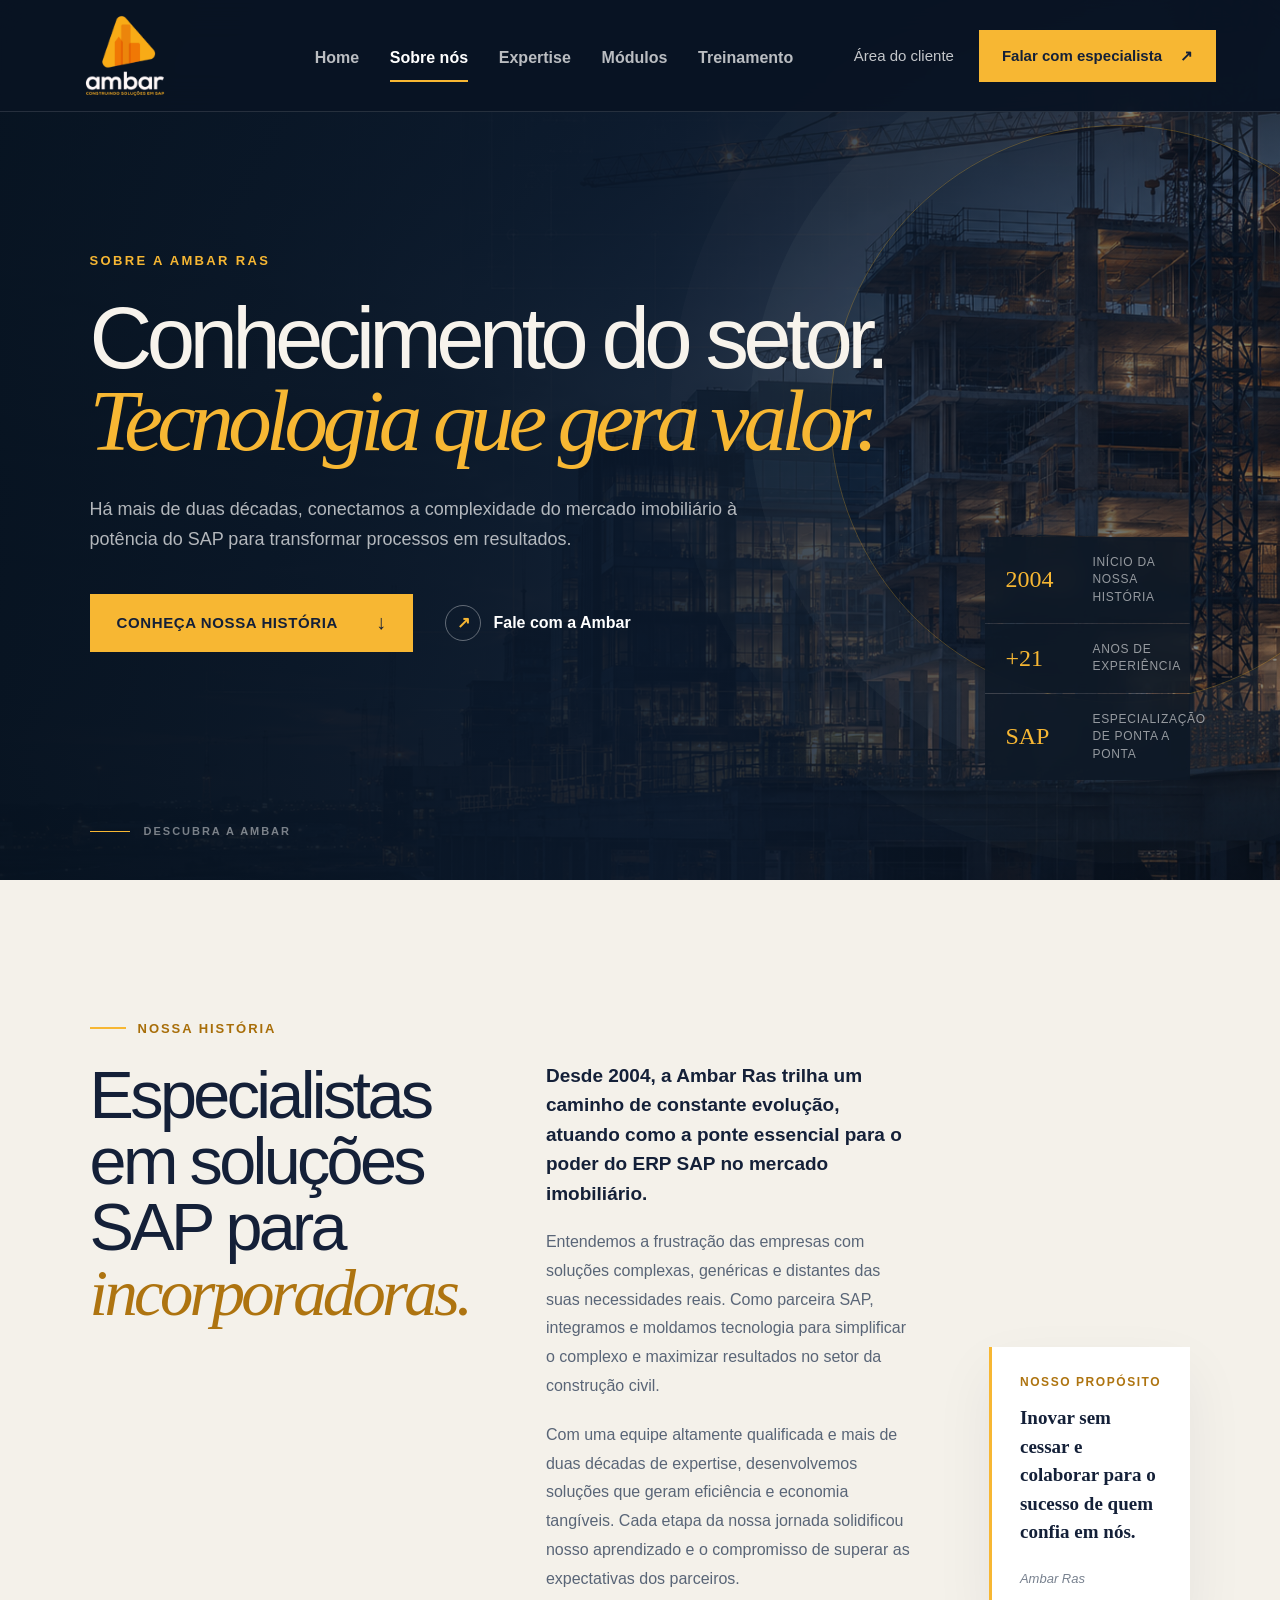
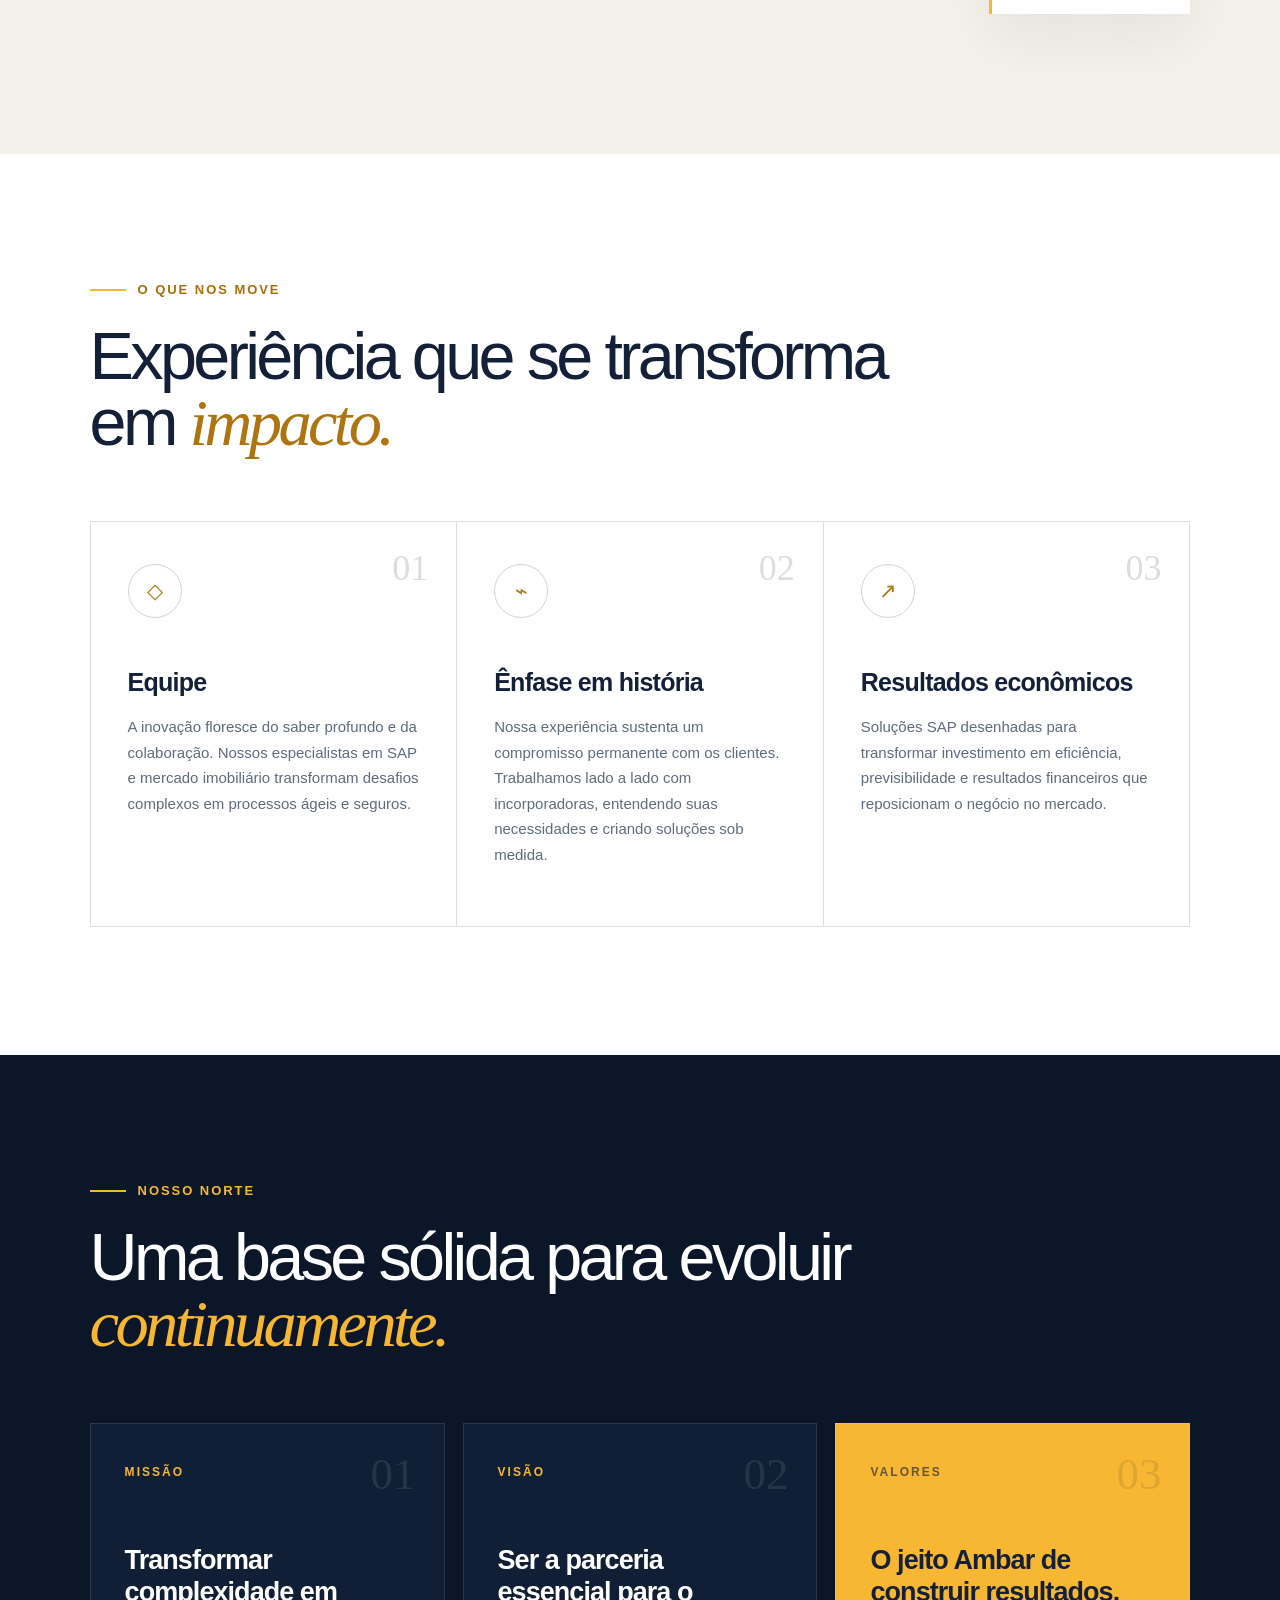
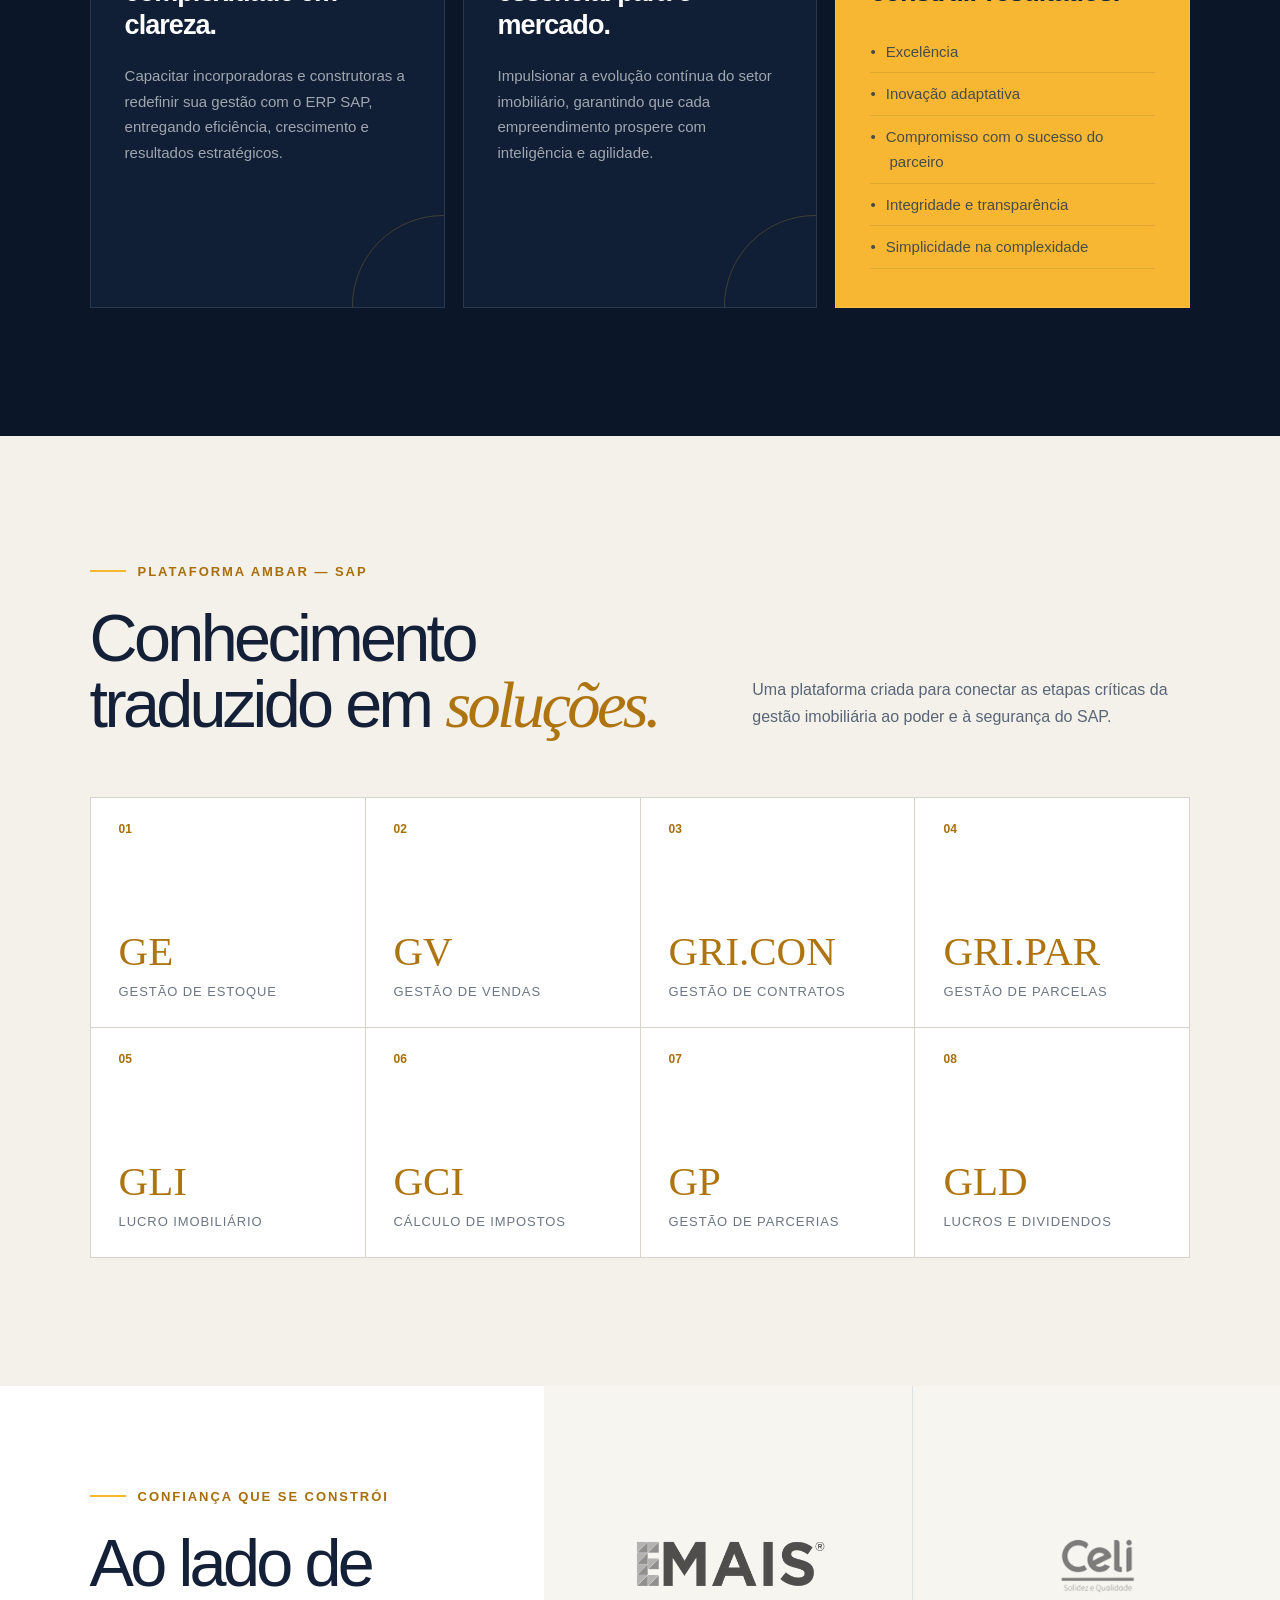
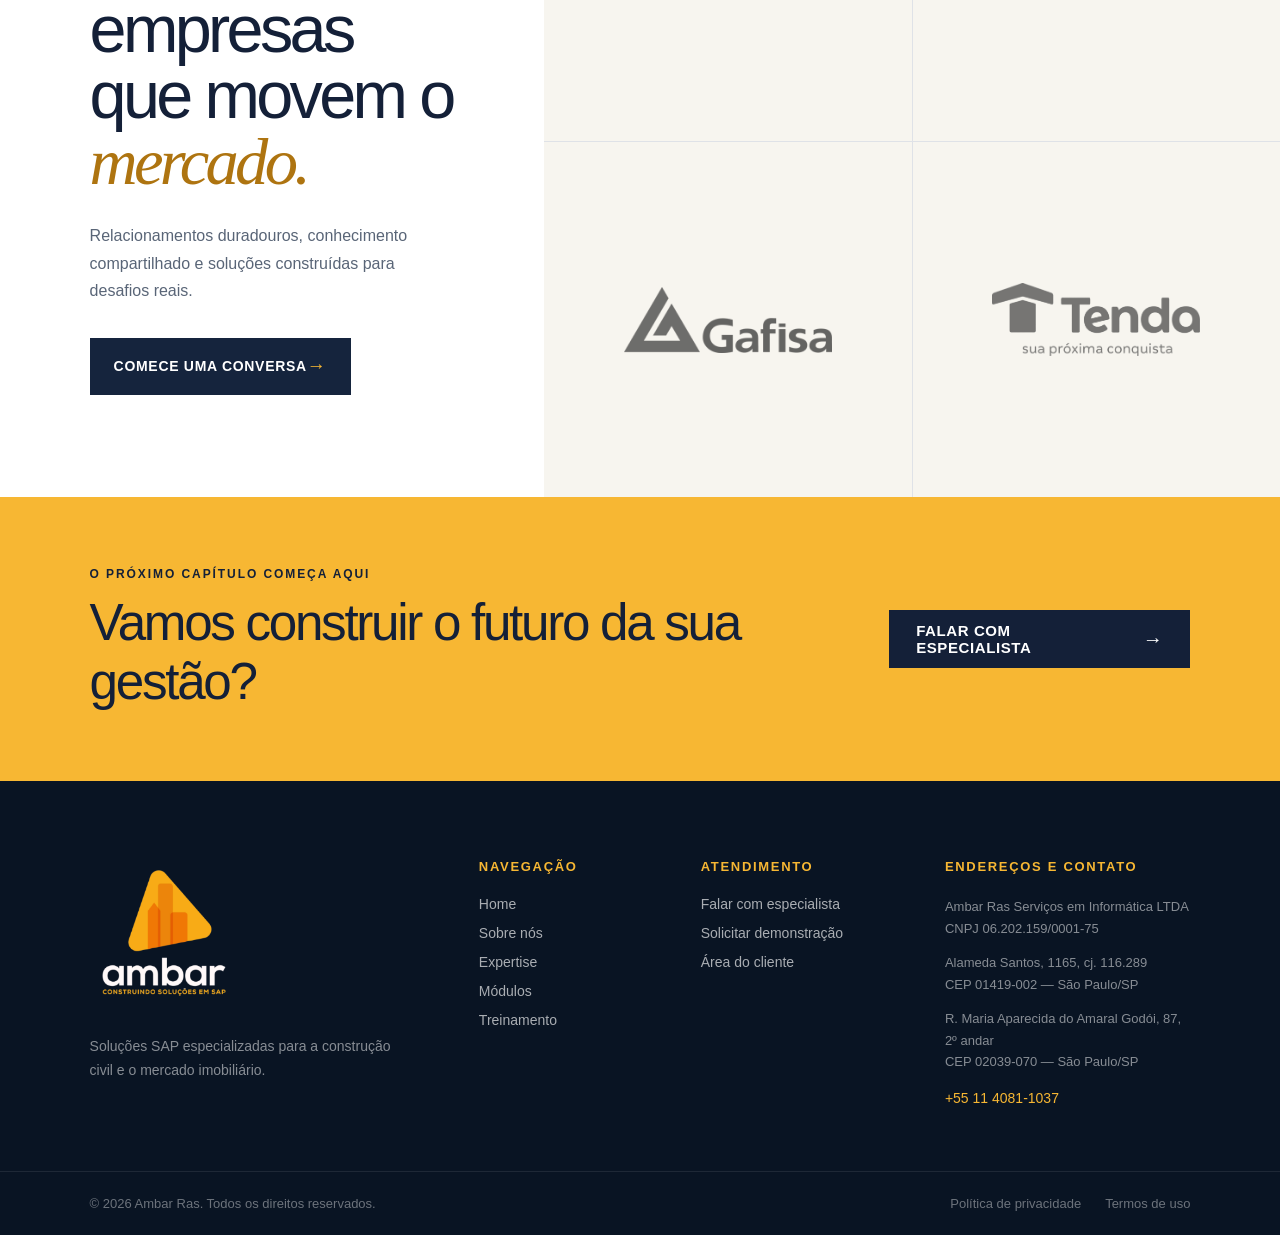
<file: sobre.html>
<!doctype html>
<html lang="pt-BR">
  <head>
    <meta charset="UTF-8" />
    <meta name="viewport" content="width=device-width, initial-scale=1.0" />
    <meta name="description" content="Conheça a Ambar Ras, especialista em soluções SAP para incorporadoras e construtoras desde 2004." />
    <title>Sobre nós — Ambar Ras</title>
    <link rel="stylesheet" href="styles-v2.css" />
  </head>
  <body class="about-page">
    <header class="topbar about-topbar">
      <a class="brand" href="index.html" aria-label="Ambar Ras — início"><img src="images/ambar-logo.png" alt="Ambar — Construindo soluções em SAP" /></a>
      <nav aria-label="Navegação principal">
        <a href="index.html">Home</a><a class="active" href="sobre.html" aria-current="page">Sobre nós</a><a href="expertise.html">Expertise</a><a href="modulos.html">Módulos</a><a href="treinamento.html">Treinamento</a>
      </nav>
      <div class="actions"><a class="login" href="area-cliente.html">Área do cliente</a><a class="contact" href="index.html#contato">Falar com especialista <span>↗</span></a></div>
    </header>

    <main>
      <section class="about-hero">
        <div class="about-hero-copy" data-reveal>
          <p class="about-kicker">SOBRE A AMBAR RAS</p>
          <h1>Conhecimento do setor.<br /><em>Tecnologia que gera valor.</em></h1>
          <p>Há mais de duas décadas, conectamos a complexidade do mercado imobiliário à potência do SAP para transformar processos em resultados.</p>
          <div class="about-hero-actions"><a class="primary" href="#historia">Conheça nossa história <span>↓</span></a><a class="secondary" href="index.html#contato"><span>↗</span> Fale com a Ambar</a></div>
        </div>
        <div class="about-hero-stats" data-reveal>
          <div><strong>2004</strong><span>Início da nossa história</span></div>
          <div><strong>+21</strong><span>Anos de experiência</span></div>
          <div><strong>SAP</strong><span>Especialização de ponta a ponta</span></div>
        </div>
        <a class="about-scroll" href="#historia" aria-label="Ir para nossa história"><span></span> DESCUBRA A AMBAR</a>
      </section>

      <section class="about-story" id="historia">
        <div class="about-story-title" data-reveal>
          <p class="section-kicker"><span></span> NOSSA HISTÓRIA</p>
          <h2>Especialistas em soluções SAP para <em>incorporadoras.</em></h2>
        </div>
        <div class="about-story-copy" data-reveal>
          <p class="story-lead">Desde 2004, a Ambar Ras trilha um caminho de constante evolução, atuando como a ponte essencial para o poder do ERP SAP no mercado imobiliário.</p>
          <p>Entendemos a frustração das empresas com soluções complexas, genéricas e distantes das suas necessidades reais. Como parceira SAP, integramos e moldamos tecnologia para simplificar o complexo e maximizar resultados no setor da construção civil.</p>
          <p>Com uma equipe altamente qualificada e mais de duas décadas de expertise, desenvolvemos soluções que geram eficiência e economia tangíveis. Cada etapa da nossa jornada solidificou nosso aprendizado e o compromisso de superar as expectativas dos parceiros.</p>
        </div>
        <aside class="story-signature" data-reveal><span>Nosso propósito</span><strong>Inovar sem cessar e colaborar para o sucesso de quem confia em nós.</strong><i>Ambar Ras</i></aside>
      </section>

      <section class="about-pillars" aria-labelledby="pillars-title">
        <div class="pillars-heading" data-reveal><p class="section-kicker"><span></span> O QUE NOS MOVE</p><h2 id="pillars-title">Experiência que se transforma em <em>impacto.</em></h2></div>
        <div class="pillars-grid">
          <article data-reveal><span>01</span><div class="pillar-icon">◇</div><h3>Equipe</h3><p>A inovação floresce do saber profundo e da colaboração. Nossos especialistas em SAP e mercado imobiliário transformam desafios complexos em processos ágeis e seguros.</p></article>
          <article data-reveal><span>02</span><div class="pillar-icon">⌁</div><h3>Ênfase em história</h3><p>Nossa experiência sustenta um compromisso permanente com os clientes. Trabalhamos lado a lado com incorporadoras, entendendo suas necessidades e criando soluções sob medida.</p></article>
          <article data-reveal><span>03</span><div class="pillar-icon">↗</div><h3>Resultados econômicos</h3><p>Soluções SAP desenhadas para transformar investimento em eficiência, previsibilidade e resultados financeiros que reposicionam o negócio no mercado.</p></article>
        </div>
      </section>

      <section class="purpose-section">
        <div class="purpose-heading" data-reveal><p class="section-kicker"><span></span> NOSSO NORTE</p><h2>Uma base sólida para evoluir <em>continuamente.</em></h2></div>
        <div class="purpose-grid">
          <article data-reveal><span class="purpose-number">01</span><small>MISSÃO</small><h3>Transformar complexidade em clareza.</h3><p>Capacitar incorporadoras e construtoras a redefinir sua gestão com o ERP SAP, entregando eficiência, crescimento e resultados estratégicos.</p></article>
          <article data-reveal><span class="purpose-number">02</span><small>VISÃO</small><h3>Ser a parceria essencial para o mercado.</h3><p>Impulsionar a evolução contínua do setor imobiliário, garantindo que cada empreendimento prospere com inteligência e agilidade.</p></article>
          <article class="purpose-values" data-reveal><span class="purpose-number">03</span><small>VALORES</small><h3>O jeito Ambar de construir resultados.</h3><ul><li>Excelência</li><li>Inovação adaptativa</li><li>Compromisso com o sucesso do parceiro</li><li>Integridade e transparência</li><li>Simplicidade na complexidade</li></ul></article>
        </div>
      </section>

      <section class="about-modules" aria-labelledby="about-modules-title">
        <div class="about-modules-heading" data-reveal><div><p class="section-kicker"><span></span> PLATAFORMA AMBAR — SAP</p><h2 id="about-modules-title">Conhecimento traduzido em <em>soluções.</em></h2></div><p>Uma plataforma criada para conectar as etapas críticas da gestão imobiliária ao poder e à segurança do SAP.</p></div>
        <div class="about-module-grid">
          <a href="index.html#modulos" data-reveal><span>01</span><strong>GE</strong><small>Gestão de Estoque</small><i>↗</i></a>
          <a href="index.html#modulos" data-reveal><span>02</span><strong>GV</strong><small>Gestão de Vendas</small><i>↗</i></a>
          <a href="index.html#modulos" data-reveal><span>03</span><strong>GRI.CON</strong><small>Gestão de Contratos</small><i>↗</i></a>
          <a href="index.html#modulos" data-reveal><span>04</span><strong>GRI.PAR</strong><small>Gestão de Parcelas</small><i>↗</i></a>
          <a href="index.html#modulos" data-reveal><span>05</span><strong>GLI</strong><small>Lucro Imobiliário</small><i>↗</i></a>
          <a href="index.html#modulos" data-reveal><span>06</span><strong>GCI</strong><small>Cálculo de Impostos</small><i>↗</i></a>
          <a href="index.html#modulos" data-reveal><span>07</span><strong>GP</strong><small>Gestão de Parcerias</small><i>↗</i></a>
          <a href="index.html#modulos" data-reveal><span>08</span><strong>GLD</strong><small>Lucros e Dividendos</small><i>↗</i></a>
        </div>
      </section>

      <section class="about-partners">
        <div class="about-partners-copy" data-reveal><p class="section-kicker"><span></span> CONFIANÇA QUE SE CONSTRÓI</p><h2>Ao lado de empresas que movem o <em>mercado.</em></h2><p>Relacionamentos duradouros, conhecimento compartilhado e soluções construídas para desafios reais.</p><a class="dark-cta" href="index.html#contato">Comece uma conversa <span>→</span></a></div>
        <div class="about-partner-logos" data-reveal><div><img src="images/partners/emais.png" alt="Emais" /></div><div><img src="images/partners/celi.png" alt="Celi" /></div><div><img src="images/partners/gafisa.png" alt="Gafisa" /></div><div><img src="images/partners/tenda.png" alt="Tenda" /></div></div>
      </section>

      <section class="about-cta" data-reveal><div><p>O PRÓXIMO CAPÍTULO COMEÇA AQUI</p><h2>Vamos construir o futuro da sua gestão?</h2></div><a class="primary" href="index.html#contato">Falar com especialista <span>→</span></a></section>
    </main>

    <footer class="site-footer">
      <div class="footer-main">
        <div class="footer-brand"><img src="images/ambar-logo.png" alt="Ambar — Construindo soluções em SAP" /><p>Soluções SAP especializadas para a construção civil e o mercado imobiliário.</p></div>
        <div class="footer-column"><strong>Navegação</strong><a href="index.html">Home</a><a href="sobre.html">Sobre nós</a><a href="expertise.html">Expertise</a><a href="modulos.html">Módulos</a><a href="treinamento.html">Treinamento</a></div>
        <div class="footer-column"><strong>Atendimento</strong><a href="index.html#contato">Falar com especialista</a><a href="index.html#contato">Solicitar demonstração</a><a href="area-cliente.html">Área do cliente</a></div>
        <div class="footer-column footer-contact"><strong>Endereços e contato</strong><p>Ambar Ras Serviços em Informática LTDA<br />CNPJ 06.202.159/0001-75</p><p>Alameda Santos, 1165, cj. 116.289<br />CEP 01419-002 — São Paulo/SP</p><p>R. Maria Aparecida do Amaral Godói, 87, 2º andar<br />CEP 02039-070 — São Paulo/SP</p><a href="tel:+551140811037">+55 11 4081-1037</a></div>
      </div>
      <div class="footer-bottom"><span>© <span data-current-year></span> Ambar Ras. Todos os direitos reservados.</span><div><a href="#">Política de privacidade</a><a href="#">Termos de uso</a></div></div>
    </footer>
    <script src="script-v2.js"></script>
  </body>
</html>
</file>
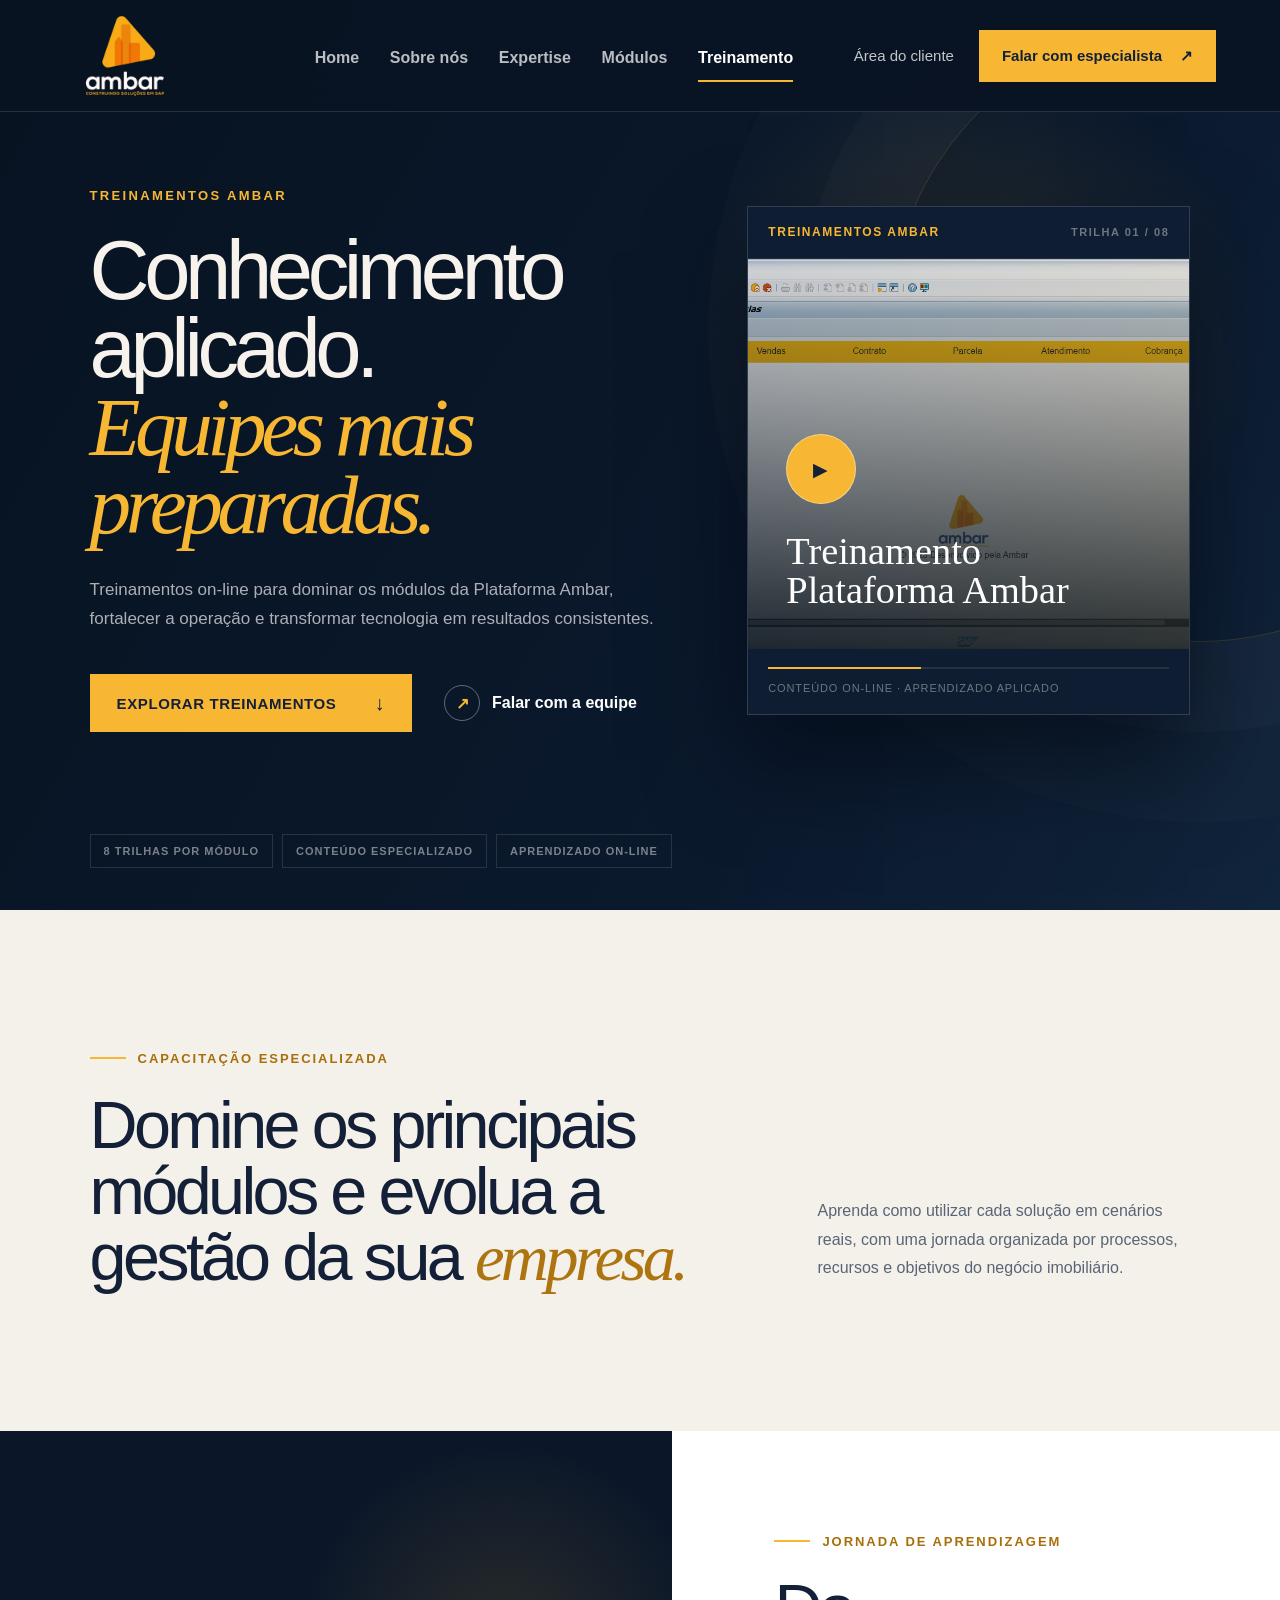
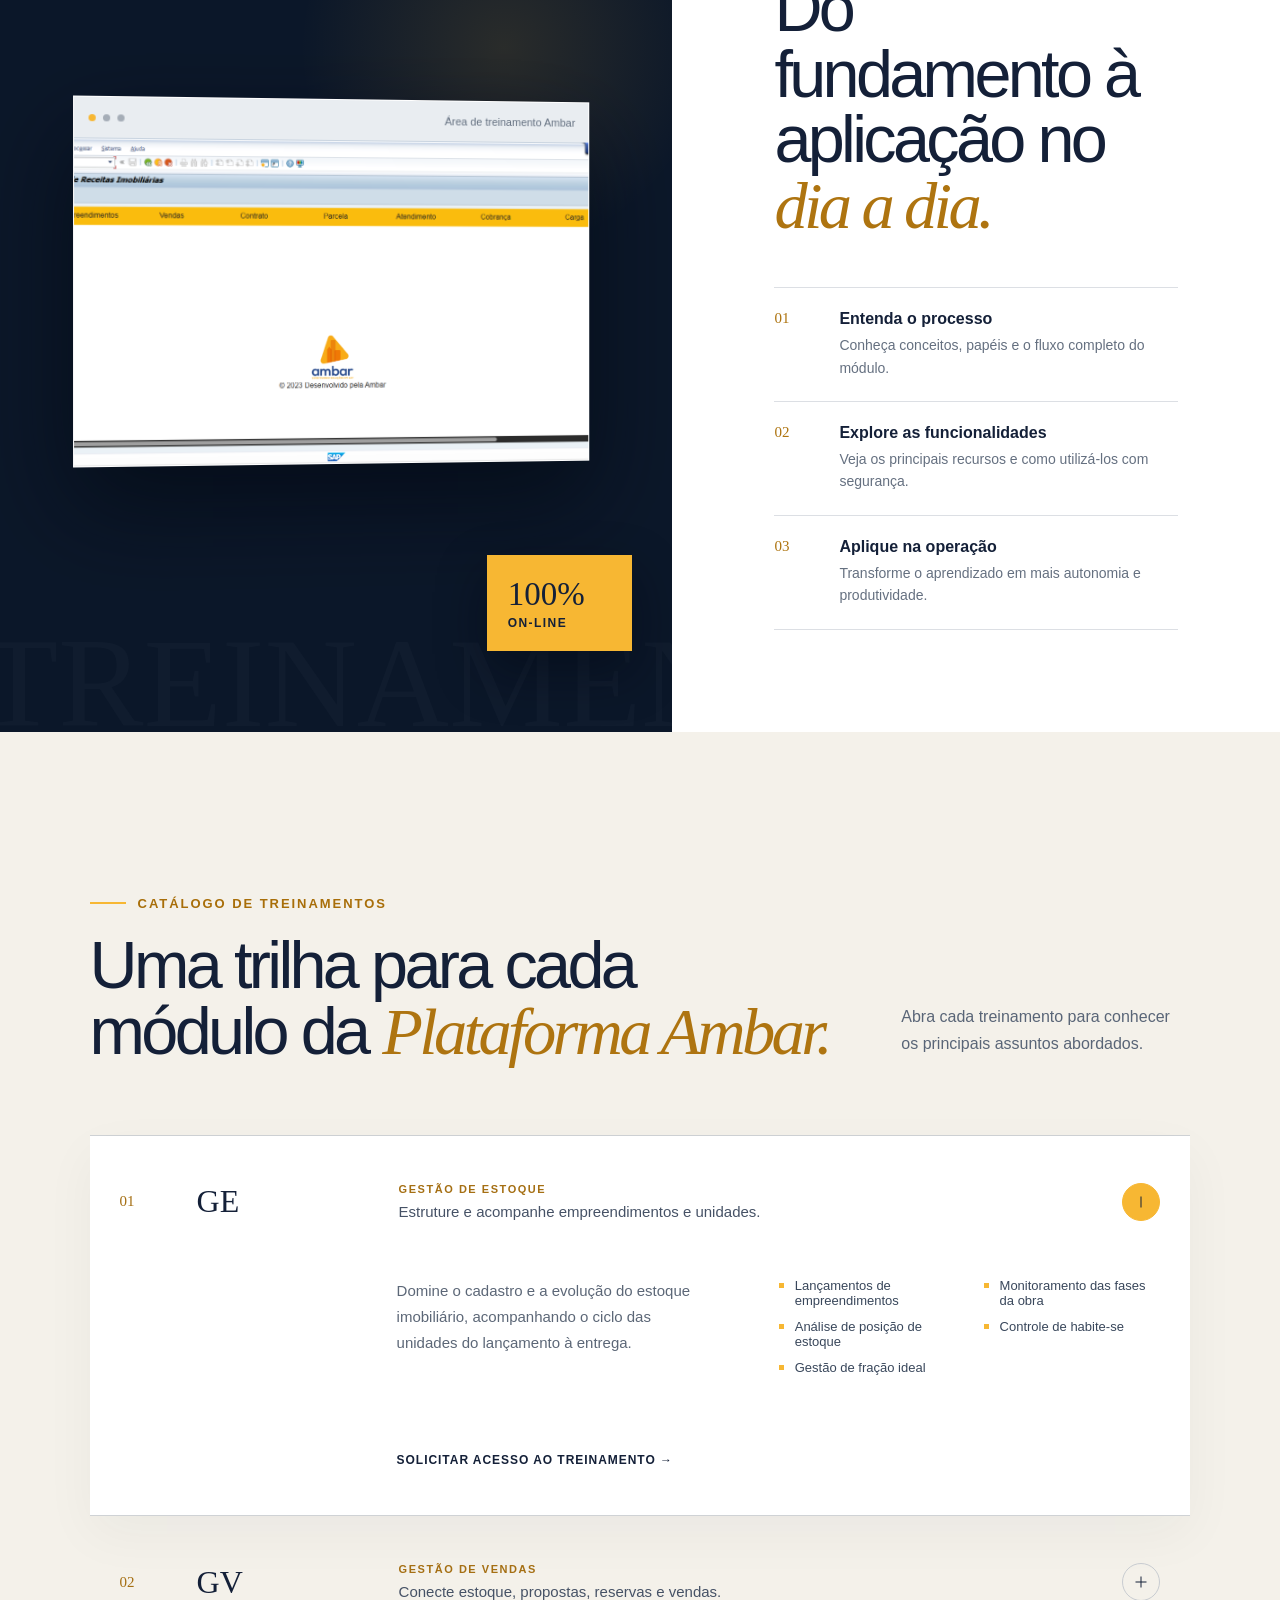
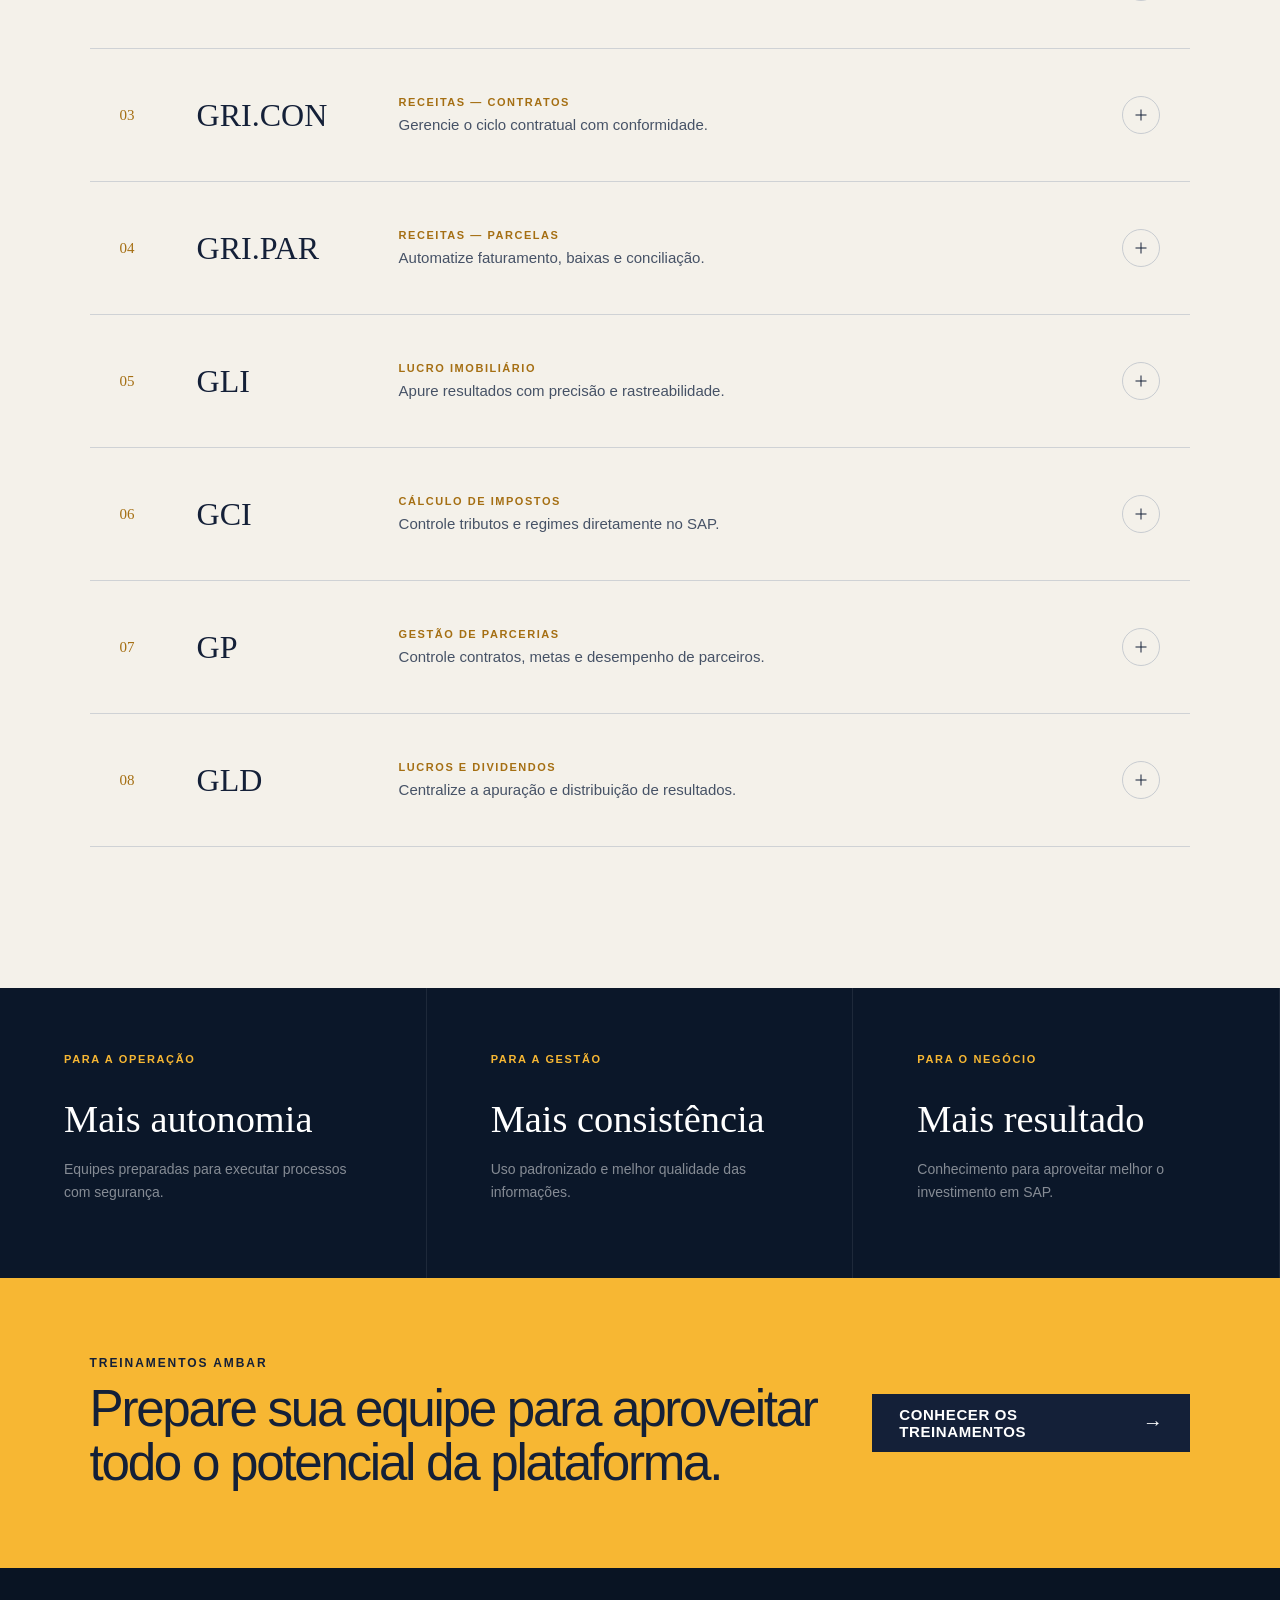
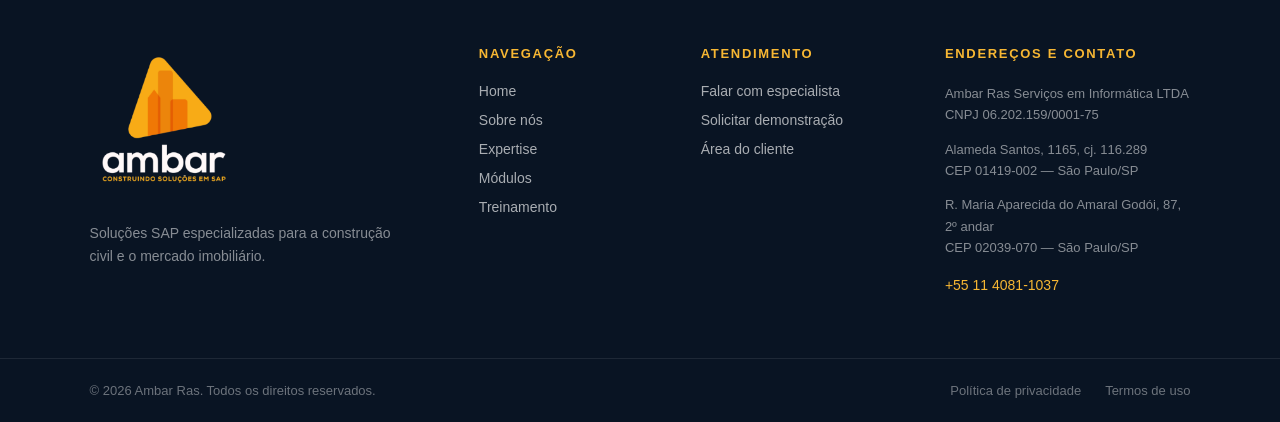
<file: treinamento.html>
<!doctype html>
<html lang="pt-BR">
<head><meta charset="UTF-8"><meta name="viewport" content="width=device-width,initial-scale=1.0"><meta name="description" content="Treinamentos on-line para os módulos da Plataforma Ambar integrada ao SAP."><title>Treinamentos — Ambar Ras</title><link rel="stylesheet" href="styles-v2.css"></head>
<body class="training-page">
<header class="topbar training-topbar"><a class="brand" href="index.html"><img src="images/ambar-logo.png" alt="Ambar — Construindo soluções em SAP"></a><nav aria-label="Navegação principal"><a href="index.html">Home</a><a href="sobre.html">Sobre nós</a><a href="expertise.html">Expertise</a><a href="modulos.html">Módulos</a><a class="active" href="treinamento.html" aria-current="page">Treinamento</a></nav><div class="actions"><a class="login" href="area-cliente.html">Área do cliente</a><a class="contact" href="index.html#contato">Falar com especialista <span>↗</span></a></div></header>
<main>
<section class="training-page-hero"><div class="training-page-copy" data-reveal><p class="about-kicker">TREINAMENTOS AMBAR</p><h1>Conhecimento aplicado.<br><em>Equipes mais preparadas.</em></h1><p>Treinamentos on-line para dominar os módulos da Plataforma Ambar, fortalecer a operação e transformar tecnologia em resultados consistentes.</p><div class="about-hero-actions"><a class="primary" href="#cursos">Explorar treinamentos <span>↓</span></a><a class="secondary" href="index.html#contato"><span>↗</span> Falar com a equipe</a></div></div><div class="training-player" data-reveal><div class="player-top"><span>TREINAMENTOS AMBAR</span><small>TRILHA 01 / 08</small></div><div class="player-stage"><button aria-label="Reproduzir demonstração">▶</button><strong>Treinamento<br>Plataforma Ambar</strong></div><div class="player-progress"><i><b></b></i><span>Conteúdo on-line · Aprendizado aplicado</span></div></div><div class="training-page-foot"><span>8 trilhas por módulo</span><span>Conteúdo especializado</span><span>Aprendizado on-line</span></div></section>
<section class="training-promise"><div data-reveal><p class="section-kicker"><span></span> CAPACITAÇÃO ESPECIALIZADA</p><h2>Domine os principais módulos e evolua a gestão da sua <em>empresa.</em></h2></div><p data-reveal>Aprenda como utilizar cada solução em cenários reais, com uma jornada organizada por processos, recursos e objetivos do negócio imobiliário.</p></section>
<section class="learning-path"><div class="learning-path-visual" data-reveal><div class="learning-screen"><header><i></i><i></i><i></i><span>Área de treinamento Ambar</span></header><img src="images/modules/treinamento.png" alt="Ambiente de treinamento da Plataforma Ambar"></div><div class="learning-badge"><strong>100%</strong><span>on-line</span></div></div><div class="learning-path-copy" data-reveal><p class="section-kicker"><span></span> JORNADA DE APRENDIZAGEM</p><h2>Do fundamento à aplicação no <em>dia a dia.</em></h2><div class="learning-steps"><article><span>01</span><div><strong>Entenda o processo</strong><p>Conheça conceitos, papéis e o fluxo completo do módulo.</p></div></article><article><span>02</span><div><strong>Explore as funcionalidades</strong><p>Veja os principais recursos e como utilizá-los com segurança.</p></div></article><article><span>03</span><div><strong>Aplique na operação</strong><p>Transforme o aprendizado em mais autonomia e produtividade.</p></div></article></div></div></section>
<section class="course-catalog" id="cursos"><div class="course-heading" data-reveal><p class="section-kicker"><span></span> CATÁLOGO DE TREINAMENTOS</p><h2>Uma trilha para cada módulo da <em>Plataforma Ambar.</em></h2><p>Abra cada treinamento para conhecer os principais assuntos abordados.</p></div><div class="course-accordion">
<details open data-reveal><summary><span>01</span><strong>GE</strong><div><small>GESTÃO DE ESTOQUE</small><b>Estruture e acompanhe empreendimentos e unidades.</b></div><i></i></summary><div class="course-body"><p>Domine o cadastro e a evolução do estoque imobiliário, acompanhando o ciclo das unidades do lançamento à entrega.</p><ul><li>Lançamentos de empreendimentos</li><li>Monitoramento das fases da obra</li><li>Análise de posição de estoque</li><li>Controle de habite-se</li><li>Gestão de fração ideal</li></ul><a href="index.html#contato">Solicitar acesso ao treinamento →</a></div></details>
<details data-reveal><summary><span>02</span><strong>GV</strong><div><small>GESTÃO DE VENDAS</small><b>Conecte estoque, propostas, reservas e vendas.</b></div><i></i></summary><div class="course-body"><p>Aprenda a conduzir o ciclo comercial com dados integrados ao SAP e maior controle sobre negociações e parceiros.</p><ul><li>Administração de estoque</li><li>Propostas e espelho de venda</li><li>Reservas e tabelas de preço</li><li>Planos de parcelamento</li><li>Corretores, imobiliárias e relatórios</li></ul><a href="index.html#contato">Solicitar acesso ao treinamento →</a></div></details>
<details data-reveal><summary><span>03</span><strong>GRI.CON</strong><div><small>RECEITAS — CONTRATOS</small><b>Gerencie o ciclo contratual com conformidade.</b></div><i></i></summary><div class="course-body"><p>Conheça os processos essenciais para gerir contratos, alterações e eventos complexos da carteira imobiliária.</p><ul><li>Painel de aprovação</li><li>Renegociação e cessão de direitos</li><li>Distratos e quitações</li><li>Jurídico, desembolso e bloqueios</li></ul><a href="index.html#contato">Solicitar acesso ao treinamento →</a></div></details>
<details data-reveal><summary><span>04</span><strong>GRI.PAR</strong><div><small>RECEITAS — PARCELAS</small><b>Automatize faturamento, baixas e conciliação.</b></div><i></i></summary><div class="course-body"><p>Aprenda a operar o ciclo financeiro das parcelas, incluindo revisões, antecipações e programas habitacionais.</p><ul><li>Painel de aprovação</li><li>Faturamento e baixa</li><li>Antecipação e revisão</li><li>Acordos e relatórios</li></ul><a href="index.html#contato">Solicitar acesso ao treinamento →</a></div></details>
<details data-reveal><summary><span>05</span><strong>GLI</strong><div><small>LUCRO IMOBILIÁRIO</small><b>Apure resultados com precisão e rastreabilidade.</b></div><i></i></summary><div class="course-body"><p>Capacitação focada na apropriação imobiliária, fechamento e análise de rentabilidade por empreendimento.</p><ul><li>Cálculo e contabilização</li><li>Apuração fiscal e societária</li><li>Aging, AVP e comissão</li><li>Curto e longo prazo</li></ul><a href="index.html#contato">Solicitar acesso ao treinamento →</a></div></details>
<details data-reveal><summary><span>06</span><strong>GCI</strong><div><small>CÁLCULO DE IMPOSTOS</small><b>Controle tributos e regimes diretamente no SAP.</b></div><i></i></summary><div class="course-body"><p>Entenda as apurações fiscais do setor imobiliário e execute cálculos com mais segurança e conformidade.</p><ul><li>Impostos retidos</li><li>Impostos sobre resultados</li><li>Lucro presumido e real</li><li>RET 1 e RET 4</li></ul><a href="index.html#contato">Solicitar acesso ao treinamento →</a></div></details>
<details data-reveal><summary><span>07</span><strong>GP</strong><div><small>GESTÃO DE PARCERIAS</small><b>Controle contratos, metas e desempenho de parceiros.</b></div><i></i></summary><div class="course-body"><p>Aprenda a estruturar parcerias e acompanhar informações comerciais e financeiras em uma visão integrada.</p><ul><li>Cadastro e gestão de parceiros</li><li>Contratos e condições</li><li>Metas e desempenho</li><li>Apuração e acompanhamento</li></ul><a href="index.html#contato">Solicitar acesso ao treinamento →</a></div></details>
<details data-reveal><summary><span>08</span><strong>GLD</strong><div><small>LUCROS E DIVIDENDOS</small><b>Centralize a apuração e distribuição de resultados.</b></div><i></i></summary><div class="course-body"><p>Compreenda os processos de resultados, dividendos e transparência para investidores.</p><ul><li>Apuração de lucros</li><li>Regras de distribuição</li><li>Controle de investidores</li><li>Relatórios e governança</li></ul><a href="index.html#contato">Solicitar acesso ao treinamento →</a></div></details>
</div></section>
<section class="training-benefit-band"><div data-reveal><small>PARA A OPERAÇÃO</small><strong>Mais autonomia</strong><p>Equipes preparadas para executar processos com segurança.</p></div><div data-reveal><small>PARA A GESTÃO</small><strong>Mais consistência</strong><p>Uso padronizado e melhor qualidade das informações.</p></div><div data-reveal><small>PARA O NEGÓCIO</small><strong>Mais resultado</strong><p>Conhecimento para aproveitar melhor o investimento em SAP.</p></div></section>
<section class="training-final-cta" data-reveal><div><p>TREINAMENTOS AMBAR</p><h2>Prepare sua equipe para aproveitar todo o potencial da plataforma.</h2></div><a class="primary" href="index.html#contato">Conhecer os treinamentos <span>→</span></a></section>
</main>
<footer class="site-footer"><div class="footer-main"><div class="footer-brand"><img src="images/ambar-logo.png" alt="Ambar — Construindo soluções em SAP"><p>Soluções SAP especializadas para a construção civil e o mercado imobiliário.</p></div><div class="footer-column"><strong>Navegação</strong><a href="index.html">Home</a><a href="sobre.html">Sobre nós</a><a href="expertise.html">Expertise</a><a href="modulos.html">Módulos</a><a href="treinamento.html">Treinamento</a></div><div class="footer-column"><strong>Atendimento</strong><a href="index.html#contato">Falar com especialista</a><a href="index.html#contato">Solicitar demonstração</a><a href="area-cliente.html">Área do cliente</a></div><div class="footer-column footer-contact"><strong>Endereços e contato</strong><p>Ambar Ras Serviços em Informática LTDA<br>CNPJ 06.202.159/0001-75</p><p>Alameda Santos, 1165, cj. 116.289<br>CEP 01419-002 — São Paulo/SP</p><p>R. Maria Aparecida do Amaral Godói, 87, 2º andar<br>CEP 02039-070 — São Paulo/SP</p><a href="tel:+551140811037">+55 11 4081-1037</a></div></div><div class="footer-bottom"><span>© <span data-current-year></span> Ambar Ras. Todos os direitos reservados.</span><div><a href="#">Política de privacidade</a><a href="#">Termos de uso</a></div></div></footer><script src="script-v2.js"></script>
</body></html>
</file>
<file: styles-v2.css>
/* ==========================================================
   1. VARIÁVEIS E CONFIGURAÇÕES GERAIS
========================================================== */
:root {
  --navy: #101c31;
  --amber: #f7b733;
  --cream: #f7f3ec;
}
* {
  box-sizing: border-box;
}
html {
  scroll-behavior: smooth;
}
body {
  margin: 0;
  background: var(--navy);
  color: #fff;
  font-family: Arial, Helvetica, sans-serif;
}
a {
  color: inherit;
  text-decoration: none;
}
button {
  font: inherit;
}
/* ==========================================================
   2. ESTRUTURA PRINCIPAL
========================================================== */
.shell {
  min-height: 100svh;
}
.hero {
  position: relative;
  /* Reserva espaço para os CTAs antes da faixa de credibilidade. */
  min-height: max(900px, 100svh);
  overflow: hidden;
}
/* ==========================================================
   3. HEADER E NAVEGAÇÃO
========================================================== */
.topbar {
  position: fixed;
  inset: 0 0 auto;
  z-index: 50;
  height: 112px;
  display: grid;
  grid-template-columns: 190px 1fr auto;
  align-items: center;
  gap: 34px;
  padding: 0 clamp(28px, 5vw, 84px);
  background: #0d192ce8;
  border-bottom: 1px solid #ffffff1f;
  backdrop-filter: blur(18px);
}
.brand {
  align-self: stretch;
  display: flex;
  align-items: center;
}
.brand img {
  width: 122px;
  height: 94px;
  object-fit: contain;
}
.topbar nav {
  display: flex;
  justify-content: center;
  gap: clamp(22px, 2.4vw, 42px);
  font-size: 16px;
  font-weight: 600;
}
.topbar nav a {
  position: relative;
  padding: 47px 0 42px;
  color: #ffffffb8;
  transition: 0.25s;
}
.topbar nav a:hover,
.topbar nav a.active {
  color: #fff;
}
.topbar nav a.active:after {
  content: "";
  position: absolute;
  left: 0;
  right: 0;
  bottom: 27px;
  height: 2px;
  background: var(--amber);
}
.actions {
  display: flex;
  align-items: center;
  gap: 25px;
}
.login {
  font-size: 15px;
  color: #ffffffc2;
  white-space: nowrap;
}
.contact {
  min-height: 52px;
  padding: 0 23px;
  display: inline-flex;
  align-items: center;
  gap: 18px;
  background: var(--amber);
  color: #142038;
  font-size: 15px;
  font-weight: 800;
  white-space: nowrap;
  transition: 0.25s;
}
.contact:hover,
.primary:hover {
  transform: translateY(-3px);
  background: #ffc655;
}
.contact span {
  font-size: 19px;
}
/* ==========================================================
   4. HERO E SLIDES DO CARROSSEL
========================================================== */
.slides,
.slide {
  position: absolute;
  inset: 0;
}
.slide {
  opacity: 0;
  visibility: hidden;
  transform: scale(1.025);
  transition:
    opacity 0.9s,
    transform 6.8s,
    visibility 0.9s;
  background-color: #17253c;
  background-image: var(--img), linear-gradient(120deg, #273952, #101a2d);
  background-position: center;
  background-size: cover;
}
.slide.is-active {
  opacity: 1;
  visibility: visible;
  transform: scale(1);
  z-index: 2;
}
.tone-one {
  background-image:
    var(--img),
    radial-gradient(circle at 75% 40%, #72561f, #243a54 33%, #101a2d 73%);
}
.tone-two {
  background-image:
    var(--img),
    radial-gradient(circle at 78% 30%, #9c651f, #2e4157 38%, #101a2d 76%);
}
.tone-three {
  background-image:
    var(--img),
    radial-gradient(circle at 78% 40%, #3c6983, #293a54 38%, #101a2d 76%);
}
.shade {
  position: absolute;
  inset: 0;
  background:
    linear-gradient(
      90deg,
      #0a1526fc 0%,
      #0d1b2fe8 39%,
      #0f1b2b59 70%,
      #08101c4d
    ),
    linear-gradient(0deg, #070f1bd1, transparent 34%);
}
.grid {
  position: absolute;
  inset: 112px 0 0;
  opacity: 0.16;
  background-image:
    linear-gradient(#ffffff1c 1px, transparent 1px),
    linear-gradient(90deg, #ffffff1c 1px, transparent 1px);
  background-size: 88px 88px;
  mask-image: linear-gradient(90deg, #000, transparent 70%);
}
/* Conteúdo textual apresentado sobre cada imagem */
.content {
  position: relative;
  z-index: 4;
  width: min(780px, 62vw);
  padding-top: clamp(175px, 20vh, 220px);
  margin-left: clamp(28px, 7vw, 118px);
}
.partner {
  width: max-content;
  padding: 9px 14px;
  margin-bottom: 31px;
  border: 1px solid #f7b73366;
  background: #f7b73314;
  color: #ffd574;
  font-size: 13px;
  font-weight: 700;
  letter-spacing: 0.08em;
  text-transform: uppercase;
}
.partner b {
  margin-right: 7px;
  color: var(--amber);
}
.eyebrow {
  margin: 0 0 18px;
  color: var(--amber);
  font-size: 14px;
  font-weight: 800;
  letter-spacing: 0.18em;
}
h1 {
  margin: 0;
  max-width: 820px;
  color: var(--cream);
  font-size: clamp(45px, 5vw, 78px);
  line-height: 0.99;
  letter-spacing: -0.052em;
  font-weight: 500;
}
h1 em {
  color: #fff;
  font-family: Georgia, "Times New Roman", serif;
  font-weight: 400;
}
.description {
  max-width: 650px;
  margin: 28px 0 0;
  color: #ffffffba;
  font-size: clamp(16px, 1.25vw, 19px);
  line-height: 1.65;
}
.ctas {
  display: flex;
  align-items: center;
  gap: 32px;
  margin-top: 35px;
}
.primary {
  min-height: 58px;
  padding: 0 27px;
  display: inline-flex;
  align-items: center;
  gap: 38px;
  background: var(--amber);
  color: #142038;
  font-size: 15px;
  font-weight: 800;
  text-transform: uppercase;
  letter-spacing: 0.04em;
  transition: 0.25s;
}
.primary span {
  font-size: 20px;
}
.secondary {
  display: inline-flex;
  align-items: center;
  gap: 12px;
  font-size: 16px;
  font-weight: 700;
}
.secondary span {
  width: 36px;
  height: 36px;
  display: grid;
  place-items: center;
  border: 1px solid #ffffff59;
  border-radius: 50%;
  color: var(--amber);
}
/* ==========================================================
   5. CONTROLES E INDICADORES DO CARROSSEL
========================================================== */
.controls {
  position: absolute;
  z-index: 10;
  right: clamp(28px, 5vw, 84px);
  bottom: 132px;
  display: flex;
  align-items: center;
  gap: 19px;
}
.controls > button {
  width: 46px;
  height: 46px;
  border: 1px solid #ffffff45;
  background: #0d192c73;
  color: #fff;
  cursor: pointer;
}
.controls > button:hover {
  background: var(--amber);
  color: #152137;
}
.pages {
  display: flex;
  gap: 10px;
}
.pages button {
  display: flex;
  flex-direction: column;
  gap: 7px;
  width: 45px;
  padding: 0;
  border: 0;
  background: none;
  color: #ffffff80;
  cursor: pointer;
  text-align: left;
}
.pages span {
  font-size: 13px;
}
.pages i {
  width: 100%;
  height: 2px;
  background: #ffffff40;
}
.pages .selected {
  color: #fff;
}
.pages .selected i {
  background: var(--amber);
}
/* ==========================================================
   6. FAIXA DE CREDIBILIDADE DO HERO
========================================================== */
.trust {
  position: absolute;
  z-index: 9;
  inset: auto 0 0;
  min-height: 93px;
  padding: 0 clamp(28px, 7vw, 118px);
  display: grid;
  grid-template-columns: 150px 150px 175px 1fr;
  align-items: center;
  gap: 28px;
  background: #091220e0;
  border-top: 1px solid #ffffff24;
  backdrop-filter: blur(15px);
}
.trust > div {
  display: flex;
  align-items: center;
  gap: 12px;
}
.trust strong {
  color: var(--amber);
  font-family: Georgia, serif;
  font-size: 28px;
  font-weight: 400;
}
.trust span {
  max-width: 85px;
  color: #ffffff9e;
  font-size: 12px;
  line-height: 1.45;
  letter-spacing: 0.1em;
}
.trust p {
  justify-self: end;
  color: #ffffff94;
  font-size: 14px;
}
/* ==========================================================
   7. RESPONSIVIDADE DO HEADER E HERO
========================================================== */
@media (max-width: 1100px) {
  .topbar {
    grid-template-columns: 140px 1fr auto;
  }
  .topbar nav {
    gap: 18px;
  }
  .login {
    display: none;
  }
  .content {
    width: 72vw;
  }
  .trust {
    grid-template-columns: repeat(3, 1fr);
  }
  .trust p {
    display: none;
  }
}
@media (max-width: 780px) {
  .hero {
    min-height: max(940px, 100svh);
  }

  .topbar {
    height: 86px;
    grid-template-columns: 1fr auto;
    padding: 0 20px;
  }
  .brand img {
    width: 96px;
    height: 76px;
  }
  .topbar nav {
    display: none;
  }
  .contact {
    min-height: 44px;
    padding: 0 14px;
  }
  .contact span {
    display: none;
  }
  .grid {
    inset: 86px 0 0;
  }
  .content {
    width: auto;
    margin: 0 22px;
    padding-top: 140px;
  }
  .partner {
    margin-bottom: 23px;
    font-size: 12px;
  }
  .eyebrow {
    font-size: 13px;
    line-height: 1.5;
  }
  h1 {
    font-size: clamp(39px, 12vw, 57px);
  }
  .description {
    font-size: 16px;
    line-height: 1.55;
  }
  .ctas {
    align-items: flex-start;
    flex-direction: column;
    gap: 18px;
    margin-top: 27px;
  }
  .primary {
    min-height: 52px;
  }
  .controls {
    right: 20px;
    bottom: 102px;
  }
  .controls > button {
    display: none;
  }
  .trust {
    min-height: 78px;
    padding: 0 20px;
    gap: 12px;
  }
  .trust > div {
    gap: 6px;
  }
  .trust strong {
    font-size: 20px;
  }
  .trust span {
    font-size: 10px;
  }
}
/* Acessibilidade: reduz movimentos conforme preferência do usuário */
@media (prefers-reduced-motion: reduce) {
  *,
  *:before,
  *:after {
    scroll-behavior: auto !important;
    transition-duration: 0.01ms !important;
    animation-duration: 0.01ms !important;
  }
}
/* ==========================================================
   8. SEGUNDA SEÇÃO: EXPERIÊNCIA E DIFERENCIAIS
========================================================== */
.expertise-section {
  position: relative;
  display: grid;
  grid-template-columns: minmax(420px, 0.88fr) 1.12fr;
  min-height: 790px;
  padding: clamp(90px, 10vw, 145px) clamp(28px, 7vw, 118px);
  gap: clamp(60px, 7vw, 120px);
  overflow: hidden;
  background: #f5f2eb;
  color: #142038;
}
.expertise-intro {
  position: relative;
  z-index: 1;
  align-self: center;
}
.section-kicker {
  display: flex;
  align-items: center;
  gap: 12px;
  margin: 0 0 27px;
  color: #a86e09;
  font-size: 13px;
  font-weight: 800;
  letter-spacing: 0.15em;
}
.section-kicker span {
  display: block;
  width: 36px;
  height: 2px;
  background: var(--amber);
}
.expertise-intro h2 {
  margin: 0;
  max-width: 620px;
  font-size: clamp(48px, 5.1vw, 76px);
  font-weight: 500;
  line-height: 1.02;
  letter-spacing: -0.05em;
}
.expertise-intro h2 em {
  font-family: Georgia, "Times New Roman", serif;
  font-weight: 400;
  color: #ad7612;
}
.intro-copy {
  max-width: 590px;
  margin-top: 34px;
  display: grid;
  gap: 14px;
  color: #4e596b;
  font-size: 17px;
  line-height: 1.75;
}
.intro-copy p {
  margin: 0;
}
.dark-cta {
  display: inline-flex;
  align-items: center;
  justify-content: space-between;
  min-width: 255px;
  min-height: 57px;
  margin-top: 34px;
  padding: 0 24px;
  background: #15243d;
  color: #fff;
  font-size: 14px;
  font-weight: 800;
  text-transform: uppercase;
  letter-spacing: 0.05em;
  transition: 0.25s;
}
.dark-cta:hover {
  transform: translateY(-3px);
  background: #263b5d;
}
.dark-cta span {
  color: var(--amber);
  font-size: 19px;
}
.expertise-cards {
  position: relative;
  z-index: 1;
  display: grid;
  grid-template-columns: repeat(2, minmax(0, 1fr));
  align-self: center;
  border: 1px solid #d9d5cc;
  background: #fff;
  box-shadow: 0 35px 80px #18284417;
}
.feature-card {
  position: relative;
  min-height: 305px;
  padding: 38px 35px 32px;
  border-right: 1px solid #e2ded6;
  border-bottom: 1px solid #e2ded6;
  background: #fff;
  transition:
    transform 0.3s,
    box-shadow 0.3s;
  overflow: hidden;
}
.feature-card:nth-child(2n) {
  border-right: 0;
}
.feature-card:nth-child(n + 3) {
  border-bottom: 0;
}
.feature-card:hover {
  z-index: 2;
  transform: translateY(-7px);
  box-shadow: 0 22px 45px #15243d1f;
}
.feature-card:before {
  content: "";
  position: absolute;
  left: 0;
  right: 100%;
  top: 0;
  height: 3px;
  background: var(--amber);
  transition: right 0.35s;
}
.feature-card:hover:before {
  right: 0;
}
.feature-main {
  background: #f7b733;
}
.feature-dark {
  background: #142038;
  color: #fff;
}
.feature-number {
  position: absolute;
  right: 22px;
  top: 20px;
  color: #1b2b451f;
  font-family: Georgia, serif;
  font-size: 44px;
}
.feature-dark .feature-number {
  color: #ffffff17;
}
.feature-icon {
  width: 43px;
  height: 43px;
  display: grid;
  place-items: center;
  margin-bottom: 35px;
  border: 1px solid #17274040;
  border-radius: 50%;
  color: #9b6708;
  font-size: 19px;
}
.feature-main .feature-icon {
  border-color: #1420384f;
  color: #142038;
}
.feature-dark .feature-icon {
  border-color: #ffffff3b;
  color: var(--amber);
}
.feature-card strong {
  display: block;
  margin-bottom: 14px;
  color: #b17508;
  font-size: 15px;
  letter-spacing: 0.05em;
  text-transform: uppercase;
}
.feature-main strong {
  color: #142038;
}
.feature-dark strong {
  color: var(--amber);
}
.feature-card h3 {
  margin: 0;
  max-width: 280px;
  font-size: 25px;
  line-height: 1.15;
  letter-spacing: -0.025em;
}
.feature-card p {
  margin: 17px 0 0;
  color: #606978;
  font-size: 15px;
  line-height: 1.55;
}
.feature-main p {
  color: #26354bba;
}
.feature-dark p {
  color: #ffffffa6;
}
@media (max-width: 1050px) {
  .expertise-section {
    grid-template-columns: 1fr;
    gap: 60px;
  }
  .expertise-intro {
    max-width: 780px;
  }
  .expertise-cards {
    width: 100%;
  }
}
@media (max-width: 680px) {
  .expertise-section {
    padding-top: 82px;
    padding-bottom: 82px;
  }
  .expertise-intro h2 {
    font-size: 43px;
  }
  .expertise-cards {
    grid-template-columns: 1fr;
  }
  .feature-card {
    min-height: 270px;
    border-right: 0 !important;
    border-bottom: 1px solid #e2ded6 !important;
  }
  .feature-card:last-child {
    border-bottom: 0 !important;
  }
}
/* ==========================================================
   VITRINE DE MÓDULOS
========================================================== */
.modules-section {
  padding: clamp(92px, 10vw, 150px) clamp(28px, 7vw, 118px);
  background: #0b1729;
  color: #fff;
}
.modules-heading {
  display: grid;
  grid-template-columns: 1.25fr 0.75fr;
  align-items: end;
  gap: clamp(40px, 8vw, 130px);
  margin-bottom: 62px;
}
.modules-heading .section-kicker { color: #f7b733; }
.modules-heading h2 {
  margin: 0;
  max-width: 820px;
  font-size: clamp(50px, 5.4vw, 82px);
  font-weight: 500;
  line-height: 0.98;
  letter-spacing: -0.055em;
}
.modules-heading h2 em {
  color: #f7b733;
  font-family: Georgia, "Times New Roman", serif;
  font-weight: 400;
}
.modules-heading > p {
  max-width: 520px;
  margin: 0 0 7px;
  color: #ffffffa6;
  font-size: 17px;
  line-height: 1.75;
}
.modules-grid {
  display: grid;
  grid-template-columns: repeat(3, minmax(0, 1fr));
  gap: 22px;
}
.module-card {
  min-width: 0;
  overflow: hidden;
  border: 1px solid #ffffff1c;
  background: #101f35;
  transition: transform 0.35s ease, border-color 0.35s ease, box-shadow 0.35s ease;
}
.module-card:hover {
  transform: translateY(-8px);
  border-color: #f7b73385;
  box-shadow: 0 28px 60px #02081266;
}
.module-preview {
  position: relative;
  aspect-ratio: 16 / 8.8;
  overflow: hidden;
  background: #eef1f4;
}
.module-preview::after {
  content: "";
  position: absolute;
  inset: 0;
  background: linear-gradient(180deg, transparent 58%, #091426a8);
  pointer-events: none;
}
.module-preview img {
  width: 100%;
  height: 100%;
  display: block;
  object-fit: cover;
  transition: transform 0.55s ease;
}
.module-card:hover .module-preview img { transform: scale(1.035); }
.module-preview > span {
  position: absolute;
  z-index: 1;
  right: 18px;
  bottom: 14px;
  color: #fff;
  font-family: Georgia, serif;
  font-size: 22px;
}
.module-body {
  min-height: 285px;
  display: flex;
  flex-direction: column;
  padding: 29px 30px 30px;
}
.module-body small {
  color: #f7b733;
  font-size: 13px;
  font-weight: 800;
  letter-spacing: 0.16em;
}
.module-body h3 {
  margin: 12px 0 15px;
  color: #fff;
  font-size: 24px;
  line-height: 1.15;
  letter-spacing: -0.025em;
}
.module-body p {
  margin: 0 0 27px;
  color: #ffffff9c;
  font-size: 15px;
  line-height: 1.65;
}
.module-body a {
  display: flex;
  justify-content: space-between;
  margin-top: auto;
  padding-top: 18px;
  border-top: 1px solid #ffffff1c;
  color: #fff;
  font-size: 13px;
  font-weight: 800;
  letter-spacing: 0.08em;
  text-transform: uppercase;
}
.module-body a span { color: #f7b733; font-size: 18px; }
.modules-cta {
  display: flex;
  align-items: center;
  justify-content: space-between;
  gap: 35px;
  margin-top: 50px;
  padding: 34px 38px;
  border: 1px solid #ffffff20;
  background: #ffffff08;
}
.modules-cta p {
  margin: 0;
  color: #ffffff9d;
  font-size: 16px;
  line-height: 1.6;
}
.modules-cta strong { color: #fff; font-size: 19px; }
@media (max-width: 1050px) {
  .modules-heading { grid-template-columns: 1fr; }
  .modules-grid { grid-template-columns: repeat(2, minmax(0, 1fr)); }
}
@media (max-width: 680px) {
  .modules-section { padding-top: 82px; padding-bottom: 82px; }
  .modules-heading h2 { font-size: 45px; }
  .modules-grid { grid-template-columns: 1fr; }
  .modules-cta {
    align-items: flex-start;
    flex-direction: column;
    padding: 28px 24px;
  }
}
/* ==========================================================
   PLATAFORMA E CONSULTORIA SAP
========================================================== */
.consulting-section {
  display: grid;
  grid-template-columns: 1fr 1fr;
  min-height: 760px;
}
.consulting-platform,
.consulting-services {
  position: relative;
  display: flex;
  align-items: center;
  padding: clamp(80px, 8vw, 130px) clamp(38px, 7vw, 112px);
}
.consulting-platform {
  overflow: hidden;
  background:
    linear-gradient(110deg, #0a1629f2, #142844d9),
    url("images/hero-02.png") center / cover;
}
.consulting-platform::after {
  content: "";
  position: absolute;
  inset: 0;
  opacity: 0.12;
  background-image:
    linear-gradient(#ffffff1d 1px, transparent 1px),
    linear-gradient(90deg, #ffffff1d 1px, transparent 1px);
  background-size: 72px 72px;
}
.consulting-platform-content {
  position: relative;
  z-index: 1;
  max-width: 650px;
}
.consulting-label {
  margin: 0 0 24px;
  color: #f7b733;
  font-size: 13px;
  font-weight: 800;
  letter-spacing: 0.17em;
}
.consulting-section h2 {
  margin: 0;
  font-size: clamp(48px, 4.7vw, 76px);
  font-weight: 500;
  line-height: 0.99;
  letter-spacing: -0.052em;
}
.consulting-section h2 em {
  color: #f7b733;
  font-family: Georgia, "Times New Roman", serif;
  font-weight: 400;
}
.consulting-platform-content > p:not(.consulting-label) {
  max-width: 590px;
  margin: 19px 0 0;
  color: #ffffffa6;
  font-size: 16px;
  line-height: 1.72;
}
.consulting-platform-content .consulting-lead {
  margin-top: 31px;
  color: #fff;
  font-size: 18px;
  font-weight: 700;
}
.consulting-proof {
  display: flex;
  flex-wrap: wrap;
  gap: 9px;
  margin: 30px 0 34px;
}
.consulting-proof span {
  padding: 9px 12px;
  border: 1px solid #ffffff2a;
  background: #ffffff0b;
  color: #ffffffc4;
  font-size: 13px;
  letter-spacing: 0.05em;
  text-transform: uppercase;
}
.consulting-services {
  align-items: flex-start;
  flex-direction: column;
  justify-content: center;
  background: #f7b733;
  color: #142038;
}
.consulting-services .consulting-label {
  color: #142038a6;
}
.consulting-services h2 em {
  color: #fff7e5;
}
.consulting-summary {
  max-width: 690px;
  margin: 28px 0 37px;
  color: #26364cd4;
  font-size: 16px;
  line-height: 1.68;
}
.consulting-list {
  width: 100%;
  border-top: 1px solid #1420382c;
}
.consulting-list article {
  display: grid;
  grid-template-columns: 44px 1fr;
  gap: 20px;
  padding: 20px 0;
  border-bottom: 1px solid #1420382c;
  transition: padding-left 0.3s ease, background-color 0.3s ease;
}
.consulting-list article:hover {
  padding-left: 14px;
  background: #ffffff17;
}
.consulting-list article > span {
  color: #1420388c;
  font-family: Georgia, serif;
  font-size: 18px;
}
.consulting-list h3 {
  margin: 0 0 6px;
  font-size: 18px;
  letter-spacing: -0.015em;
}
.consulting-list p {
  margin: 0;
  color: #26364cb8;
  font-size: 14px;
  line-height: 1.5;
}
@media (max-width: 1000px) {
  .consulting-section {
    grid-template-columns: 1fr;
  }
}
@media (max-width: 680px) {
  .consulting-platform,
  .consulting-services {
    padding: 78px 24px;
  }
  .consulting-section h2 {
    font-size: 45px;
  }
  .consulting-list article {
    grid-template-columns: 35px 1fr;
    gap: 12px;
  }
}
/* ==========================================================
   EVENTO E PARCEIROS
========================================================== */
.events-partners {
  background: #f4f1ea;
  color: #142038;
}
.event-feature {
  display: grid;
  grid-template-columns: 1.08fr 0.92fr;
  min-height: 670px;
  padding: clamp(85px, 9vw, 140px) clamp(28px, 7vw, 118px);
  gap: clamp(55px, 9vw, 145px);
  background: #f4f1ea;
}
.event-copy {
  align-self: center;
}
.event-copy h2,
.partners-heading h2 {
  margin: 0;
  max-width: 820px;
  font-size: clamp(49px, 5vw, 76px);
  font-weight: 500;
  line-height: 1;
  letter-spacing: -0.052em;
}
.event-copy h2 em,
.partners-heading h2 em {
  color: #ae7410;
  font-family: Georgia, "Times New Roman", serif;
  font-weight: 400;
}
.event-copy > p:not(.section-kicker) {
  max-width: 650px;
  margin: 30px 0 35px;
  color: #536074;
  font-size: 16px;
  line-height: 1.75;
}
.event-visual {
  position: relative;
  min-height: 430px;
  display: flex;
  justify-content: flex-end;
  flex-direction: column;
  overflow: hidden;
  padding: 48px;
  background: #101f35;
  color: #fff;
  box-shadow: 0 35px 80px #15243d29;
}
.event-visual::before {
  content: "";
  position: absolute;
  width: 390px;
  height: 390px;
  right: -90px;
  top: -110px;
  border: 1px solid #f7b7334d;
  border-radius: 50%;
}
.event-year {
  position: absolute;
  top: 40px;
  left: 46px;
  color: #f7b733;
  font-size: 13px;
  font-weight: 800;
  letter-spacing: 0.18em;
}
.event-visual strong {
  position: relative;
  z-index: 1;
  font-size: clamp(53px, 5vw, 81px);
  font-weight: 500;
  line-height: 0.82;
  letter-spacing: -0.06em;
}
.event-visual p {
  position: relative;
  z-index: 1;
  margin: 27px 0 0;
  color: #ffffff91;
  font-size: 13px;
  letter-spacing: 0.12em;
  text-transform: uppercase;
}
.event-orbit i {
  position: absolute;
  border: 1px solid #ffffff14;
  border-radius: 50%;
}
.event-orbit i:nth-child(1) { width: 240px; height: 240px; right: 55px; top: 55px; }
.event-orbit i:nth-child(2) { width: 330px; height: 330px; right: 10px; top: 10px; }
.event-orbit i:nth-child(3) { width: 420px; height: 420px; right: -35px; top: -35px; }
.partners-block {
  padding: clamp(85px, 9vw, 135px) clamp(28px, 7vw, 118px);
  background: #fff;
}
.partners-heading {
  display: grid;
  grid-template-columns: 1.2fr 0.8fr;
  align-items: end;
  gap: clamp(40px, 8vw, 120px);
  margin-bottom: 58px;
}
.partners-heading > p {
  max-width: 510px;
  margin: 0 0 5px;
  color: #596577;
  font-size: 16px;
  line-height: 1.7;
}
.partners-grid {
  display: grid;
  grid-template-columns: repeat(3, minmax(0, 1fr));
  border-top: 1px solid #dfe2e7;
  border-left: 1px solid #dfe2e7;
}
.partner-logo {
  min-height: 205px;
  display: grid;
  place-items: center;
  padding: 38px;
  border-right: 1px solid #dfe2e7;
  border-bottom: 1px solid #dfe2e7;
  background: #fff;
  transition: background-color 0.3s ease, transform 0.3s ease;
}
.partner-logo:hover {
  z-index: 1;
  transform: translateY(-5px);
  background: #f7f5ef;
}
.partner-logo img {
  width: 100%;
  max-width: 240px;
  max-height: 92px;
  object-fit: contain;
  filter: grayscale(1);
  opacity: 0.7;
  transition: filter 0.3s ease, opacity 0.3s ease, transform 0.3s ease;
}
.partner-logo:hover img {
  filter: grayscale(0);
  opacity: 1;
  transform: scale(1.04);
}
@media (max-width: 1000px) {
  .event-feature,
  .partners-heading {
    grid-template-columns: 1fr;
  }
  .partners-grid {
    grid-template-columns: repeat(2, minmax(0, 1fr));
  }
}
@media (max-width: 620px) {
  .event-feature,
  .partners-block {
    padding: 78px 24px;
  }
  .event-copy h2,
  .partners-heading h2 {
    font-size: 44px;
  }
  .event-visual {
    min-height: 380px;
    padding: 34px 28px;
  }
  .partners-grid {
    grid-template-columns: 1fr;
  }
  .partner-logo {
    min-height: 170px;
  }
}

/* ==========================================================
   TREINAMENTO
========================================================== */
.training-section {
  display: grid;
  grid-template-columns: minmax(420px, 0.84fr) minmax(520px, 1.16fr);
  min-height: 720px;
  padding: clamp(90px, 9vw, 140px) clamp(28px, 7vw, 118px);
  gap: clamp(55px, 8vw, 130px);
  background: #0b1729;
  color: #fff;
}
.training-visual {
  position: relative;
  min-height: 520px;
  display: grid;
  place-items: center;
  overflow: hidden;
  border: 1px solid #ffffff16;
  background:
    linear-gradient(#ffffff0d 1px, transparent 1px),
    linear-gradient(90deg, #ffffff0d 1px, transparent 1px),
    linear-gradient(135deg, #12243d, #091321);
  background-size: 54px 54px, 54px 54px, auto;
}
.training-visual::before {
  content: "";
  position: absolute;
  width: 430px;
  height: 430px;
  right: -165px;
  top: -170px;
  border: 1px solid #f7b73352;
  border-radius: 50%;
}
.academy-glow {
  position: absolute;
  width: 330px;
  height: 330px;
  left: 50%;
  top: 50%;
  transform: translate(-50%, -50%);
  border-radius: 50%;
  background: #f7b73320;
  filter: blur(70px);
}
.academy-card {
  position: relative;
  z-index: 1;
  width: min(78%, 570px);
  padding: clamp(25px, 3vw, 38px);
  border: 1px solid #ffffff24;
  background: #102139ed;
  box-shadow: 0 38px 75px #0207118c;
}
.academy-card header,
.academy-card footer,
.academy-progress > div,
.academy-lessons article {
  display: flex;
  align-items: center;
  justify-content: space-between;
}
.academy-card header { padding-bottom: 25px; border-bottom: 1px solid #ffffff18; }
.academy-card header div small,
.academy-card header div strong { display: block; }
.academy-card header small { margin-bottom: 7px; color: #f7b733; font-size: 11px; font-weight: 800; letter-spacing: 0.18em; }
.academy-card header div strong { font-size: 23px; letter-spacing: -0.03em; }
.academy-card header > span { color: #ffffff29; font-family: Georgia, serif; font-size: 48px; }
.academy-progress { padding: 25px 0 21px; }
.academy-progress span { color: #ffffff8d; font-size: 13px; }
.academy-progress strong { color: #fff; font-size: 13px; }
.academy-progress > i { height: 3px; display: block; margin-top: 13px; overflow: hidden; background: #ffffff18; }
.academy-progress > i b { width: 72%; height: 100%; display: block; background: #f7b733; }
.academy-lessons { display: grid; gap: 9px; }
.academy-lessons article { min-height: 69px; justify-content: flex-start; padding: 13px 16px; border: 1px solid #ffffff14; background: #ffffff07; }
.academy-lessons article > span { width: 34px; color: #f7b733; font-family: Georgia, serif; font-size: 15px; }
.academy-lessons article div { flex: 1; }
.academy-lessons small, .academy-lessons strong { display: block; }
.academy-lessons small { margin-bottom: 4px; color: #ffffff61; font-size: 10px; letter-spacing: 0.12em; }
.academy-lessons strong { font-size: 13px; }
.academy-lessons article > i { color: #f7b733; font-style: normal; }
.academy-card footer { margin-top: 23px; color: #ffffff75; font-size: 11px; letter-spacing: 0.1em; }
.academy-card footer strong { color: #ffffffad; font-size: 11px; text-transform: uppercase; }
.academy-tag {
  position: absolute;
  z-index: 2;
  right: max(4%, 18px);
  bottom: max(5%, 20px);
  min-width: 145px;
  display: flex;
  align-items: center;
  gap: 10px;
  padding: 17px 20px;
  background: #f7b733;
  color: #142038;
  box-shadow: 0 20px 45px #0207114f;
}
.academy-tag strong { font-family: Georgia, serif; font-size: 28px; font-weight: 400; }
.academy-tag span { font-size: 11px; font-weight: 800; line-height: 1.35; letter-spacing: 0.08em; text-transform: uppercase; }
.training-copy {
  align-self: center;
  padding: 0;
}
.training-copy h2,
.testimonials-heading h2,
.faq-intro h2,
.contact-intro h2 {
  margin: 0;
  font-size: clamp(48px, 5vw, 76px);
  font-weight: 500;
  line-height: 1;
  letter-spacing: -0.052em;
}
.training-copy h2 em,
.testimonials-heading h2 em,
.faq-intro h2 em,
.contact-intro h2 em {
  color: #f7b733;
  font-family: Georgia, "Times New Roman", serif;
  font-weight: 400;
}
.training-copy > p:not(.section-kicker) {
  max-width: 650px;
  margin: 30px 0;
  color: #ffffffa5;
  font-size: 16px;
  line-height: 1.75;
}
.training-benefits {
  display: grid;
  gap: 0;
  margin: 0 0 36px;
  padding: 0;
  list-style: none;
  border-top: 1px solid #ffffff1c;
}
.training-benefits li {
  padding: 16px 0 16px 28px;
  border-bottom: 1px solid #ffffff1c;
  color: #ffffffcf;
  font-size: 15px;
}
.training-benefits li::before { content: "✓"; margin-left: -28px; margin-right: 13px; color: #f7b733; }

/* ==========================================================
   DEPOIMENTOS
========================================================== */
.testimonials-section {
  padding: clamp(90px, 10vw, 150px) clamp(28px, 7vw, 118px);
  background: #f4f1ea;
  color: #142038;
}
.testimonials-heading {
  display: grid;
  grid-template-columns: 1.2fr 0.8fr;
  align-items: end;
  gap: clamp(40px, 8vw, 120px);
  margin-bottom: 58px;
}
.testimonials-heading h2 em { color: #ae7410; }
.testimonials-heading > p {
  max-width: 500px;
  margin: 0 0 6px;
  color: #596577;
  font-size: 16px;
  line-height: 1.7;
}
.testimonials-grid { display: grid; grid-template-columns: repeat(2, minmax(0, 1fr)); gap: 18px; }
.testimonial-card {
  min-height: 365px;
  display: flex;
  flex-direction: column;
  padding: 34px 30px 29px;
  border: 1px solid #ddd9d0;
  background: #fff;
  transition: transform 0.3s ease, box-shadow 0.3s ease;
}
.testimonial-card:hover { transform: translateY(-7px); box-shadow: 0 24px 55px #17243a18; }
.testimonial-featured { background: #f7b733; border-color: #f7b733; }
.testimonial-dark { background: #142038; border-color: #142038; color: #fff; }
.quote-mark { height: 55px; color: #b2760b; font-family: Georgia, serif; font-size: 72px; line-height: 1; }
.testimonial-featured .quote-mark { color: #142038; }
.testimonial-dark .quote-mark { color: #f7b733; }
.testimonial-card blockquote { margin: 19px 0 34px; font-family: Georgia, serif; font-size: 18px; line-height: 1.62; }
.testimonial-card footer { margin-top: auto; padding-top: 20px; border-top: 1px solid #1420381f; }
.testimonial-dark footer { border-color: #ffffff24; }
.testimonial-card footer strong, .testimonial-card footer span { display: block; }
.testimonial-card footer strong { font-size: 14px; text-transform: uppercase; letter-spacing: 0.06em; }
.testimonial-card footer span { margin-top: 5px; color: #687386; font-size: 13px; }
.testimonial-dark footer span { color: #ffffff87; }
.content-note { margin: 20px 0 0; color: #77808e; font-size: 13px; }

/* ==========================================================
   FAQ
========================================================== */
.faq-section {
  display: grid;
  grid-template-columns: minmax(360px, 0.82fr) minmax(0, 1.18fr);
  gap: clamp(55px, 9vw, 145px);
  padding: clamp(90px, 10vw, 150px) clamp(28px, 7vw, 118px);
  background: #fff;
  color: #142038;
}
.faq-intro { align-self: start; position: sticky; top: 130px; }
.faq-intro h2 em { color: #ae7410; }
.faq-intro > p:not(.section-kicker) { margin: 28px 0 0; max-width: 520px; color: #596577; font-size: 16px; line-height: 1.72; }
.faq-list { border-top: 1px solid #d8dce2; }
.faq-list details { border-bottom: 1px solid #d8dce2; }
.faq-list summary {
  display: grid;
  grid-template-columns: 38px 1fr 34px;
  align-items: center;
  gap: 16px;
  min-height: 98px;
  cursor: pointer;
  list-style: none;
  font-size: 19px;
  font-weight: 700;
  line-height: 1.35;
}
.faq-list summary::-webkit-details-marker { display: none; }
.faq-list summary > span { color: #ae7410; font-family: Georgia, serif; font-size: 16px; font-weight: 400; }
.faq-list summary i { position: relative; width: 32px; height: 32px; border: 1px solid #ccd1d9; border-radius: 50%; }
.faq-list summary i::before, .faq-list summary i::after { content: ""; position: absolute; left: 9px; top: 15px; width: 12px; height: 1px; background: #142038; transition: transform 0.25s ease; }
.faq-list summary i::after { transform: rotate(90deg); }
.faq-list details[open] summary i { border-color: #f7b733; background: #f7b733; }
.faq-list details[open] summary i::after { transform: rotate(0); }
.faq-list details p { margin: -8px 50px 0 54px; padding: 0 0 32px; color: #596577; font-size: 16px; line-height: 1.75; }

/* ==========================================================
   CONTATO E RODAPÉ
========================================================== */
.contact-section {
  display: grid;
  grid-template-columns: 0.88fr 1.12fr;
  gap: clamp(55px, 8vw, 130px);
  padding: clamp(90px, 10vw, 150px) clamp(28px, 7vw, 118px);
  background: #f7b733;
  color: #142038;
}
.contact-intro h2 em { color: #fff7e4; }
.contact-intro > p:not(.section-kicker) { margin: 30px 0; max-width: 590px; color: #27374ccc; font-size: 16px; line-height: 1.72; }
.contact-section .section-kicker { color: #142038; }
.contact-section .section-kicker span { background: #142038; }
.contact-points { display: grid; grid-template-columns: 1fr 1fr; gap: 14px; margin-top: 42px; }
.contact-points div { padding: 21px; border: 1px solid #1420382c; background: #ffffff1e; }
.contact-points strong, .contact-points span { display: block; }
.contact-points strong { font-size: 15px; }
.contact-points span { margin-top: 7px; color: #27374cb8; font-size: 13px; line-height: 1.5; }
.contact-form { padding: clamp(30px, 4vw, 52px); background: #fff; box-shadow: 0 35px 80px #14203820; }
.form-row { display: grid; grid-template-columns: 1fr 1fr; gap: 20px; }
.contact-form label { position: relative; display: block; margin-bottom: 22px; color: #596577; font-size: 13px; font-weight: 800; letter-spacing: 0.09em; text-transform: uppercase; }
.contact-form input, .contact-form textarea { width: 100%; margin-top: 9px; padding: 13px 0; border: 0; border-bottom: 1px solid #cfd4dc; outline: 0; background: transparent; color: #142038; font: inherit; font-size: 16px; text-transform: none; transition: border-color 0.2s ease; resize: vertical; }
.contact-form input:focus, .contact-form textarea:focus { border-color: #ae7410; }
.character-count { position: absolute; right: 0; bottom: 9px; color: #9299a5; font-size: 12px; letter-spacing: 0; }
.form-submit { width: 100%; min-height: 58px; display: flex; align-items: center; justify-content: space-between; margin-top: 8px; padding: 0 22px; border: 0; background: #142038; color: #fff; cursor: pointer; font-size: 13px; font-weight: 800; letter-spacing: 0.08em; text-transform: uppercase; }
.form-submit span { color: #f7b733; font-size: 19px; }
.contact-form small { display: block; margin-top: 14px; color: #858d9a; font-size: 12px; line-height: 1.5; }
.form-feedback { display: none; margin: 15px 0 0; padding: 13px; background: #eff8ef; color: #33633a; font-size: 14px; line-height: 1.5; }
.contact-form.is-success .form-feedback { display: block; }
.site-footer { background: #091423; color: #fff; }
.footer-main { display: grid; grid-template-columns: 1.4fr 0.65fr 0.75fr 1.1fr; gap: clamp(34px, 6vw, 95px); padding: 78px clamp(28px, 7vw, 118px) 65px; }
.footer-brand img { width: 148px; height: auto; object-fit: contain; filter: none; }
.footer-brand p { max-width: 320px; margin: 24px 0 0; color: #ffffff83; font-size: 14px; line-height: 1.7; }
.footer-column { display: flex; flex-direction: column; gap: 13px; }
.footer-column strong { margin-bottom: 9px; color: #f7b733; font-size: 13px; letter-spacing: 0.13em; text-transform: uppercase; }
.footer-column a { color: #ffffffa6; font-size: 14px; transition: color 0.2s ease; }
.footer-column a:hover { color: #fff; }
.footer-column p { margin: 0; color: #ffffff83; font-size: 13px; line-height: 1.65; }
.footer-contact a { margin-top: 5px; color: #f7b733; }
.footer-bottom { display: flex; justify-content: space-between; gap: 25px; padding: 24px clamp(28px, 7vw, 118px); border-top: 1px solid #ffffff16; color: #ffffff67; font-size: 13px; }
.footer-bottom div { display: flex; gap: 24px; }
.footer-bottom a { color: inherit; }

@media (max-width: 1050px) {
  .training-section, .faq-section, .contact-section { grid-template-columns: 1fr; }
  .training-visual { min-height: 480px; }
  .testimonials-grid { grid-template-columns: repeat(2, minmax(0, 1fr)); }
  .faq-intro { position: static; }
  .footer-main { grid-template-columns: 1.25fr repeat(2, 0.75fr); }
  .footer-contact { grid-column: 1 / -1; }
}
@media (max-width: 680px) {
  .training-section { grid-template-columns: 1fr; }
  .training-section, .testimonials-section, .faq-section, .contact-section { padding: 78px 24px; }
  .training-visual { min-height: 420px; }
  .academy-card { width: calc(100% - 34px); padding: 23px 18px; }
  .academy-tag { right: 4px; bottom: 9px; transform: scale(0.86); transform-origin: right bottom; }
  .training-copy h2, .testimonials-heading h2, .faq-intro h2, .contact-intro h2 { font-size: 43px; }
  .testimonials-heading { grid-template-columns: 1fr; gap: 25px; }
  .testimonials-grid { grid-template-columns: 1fr; }
  .testimonial-card { min-height: 315px; }
  .faq-list summary { grid-template-columns: 29px 1fr 32px; gap: 10px; min-height: 90px; font-size: 16px; }
  .faq-list details p { margin-right: 5px; margin-left: 39px; }
  .form-row, .contact-points { grid-template-columns: 1fr; }
  .contact-form { padding: 30px 22px; }
  .footer-main { grid-template-columns: 1fr 1fr; padding: 65px 24px 48px; }
  .footer-brand, .footer-contact { grid-column: 1 / -1; }
  .footer-bottom { align-items: flex-start; flex-direction: column; padding: 22px 24px; }
}

/* ==========================================================
   PÁGINA SOBRE NÓS
========================================================== */
.about-page { background: #f4f1ea; }
.about-page main { overflow: hidden; }
.about-topbar { background: #091423f2; }
.about-hero { position: relative; min-height: 880px; display: flex; align-items: center; padding: 150px clamp(28px, 7vw, 118px) 125px; overflow: hidden; background: linear-gradient(90deg, #071321f5 0%, #0b192ce6 52%, #0b192c7a 100%), url("images/hero-02.png") center / cover; color: #fff; }
.about-hero::after { content: ""; position: absolute; width: min(45vw, 680px); aspect-ratio: 1; right: -10vw; top: 125px; border: 1px solid #f7b73345; border-radius: 50%; box-shadow: 0 0 0 80px #ffffff08, 0 0 0 160px #ffffff04; }
.about-hero-copy { position: relative; z-index: 2; width: min(870px, 74vw); }
.about-kicker { margin: 0 0 29px; color: #f7b733; font-size: 13px; font-weight: 800; letter-spacing: 0.18em; }
.about-hero h1 { margin: 0; font-size: clamp(60px, 6.8vw, 105px); font-weight: 500; line-height: 0.94; letter-spacing: -0.065em; }
.about-hero h1 em { color: #f7b733; font-family: Georgia, serif; font-weight: 400; }
.about-hero-copy > p:not(.about-kicker) { max-width: 690px; margin: 32px 0 0; color: #ffffffb0; font-size: 18px; line-height: 1.7; }
.about-hero-actions { display: flex; align-items: center; gap: 32px; margin-top: 39px; }
.about-hero-stats { position: absolute; z-index: 2; right: clamp(28px, 7vw, 118px); bottom: 100px; display: grid; gap: 1px; background: #ffffff1a; }
.about-hero-stats div { width: 205px; display: grid; grid-template-columns: 75px 1fr; align-items: center; gap: 12px; padding: 17px 20px; background: #091423d9; backdrop-filter: blur(10px); }
.about-hero-stats strong { color: #f7b733; font-family: Georgia, serif; font-size: 24px; font-weight: 400; }
.about-hero-stats span { color: #ffffff8f; font-size: 12px; line-height: 1.45; letter-spacing: 0.06em; text-transform: uppercase; }
.about-scroll { position: absolute; z-index: 2; left: clamp(28px, 7vw, 118px); bottom: 43px; display: flex; align-items: center; gap: 14px; color: #ffffff75; font-size: 11px; font-weight: 800; letter-spacing: 0.18em; }
.about-scroll span { width: 40px; height: 1px; background: #f7b733; }
.about-story { display: grid; grid-template-columns: 0.9fr 1fr 0.55fr; gap: clamp(45px, 6vw, 95px); padding: clamp(100px, 11vw, 170px) clamp(28px, 7vw, 118px); background: #f4f1ea; color: #142038; }
.about-story-title h2, .pillars-heading h2, .purpose-heading h2, .about-modules-heading h2, .about-partners h2 { margin: 0; font-size: clamp(50px, 5.2vw, 80px); font-weight: 500; line-height: 0.99; letter-spacing: -0.055em; }
.about-story-title h2 em, .pillars-heading h2 em, .purpose-heading h2 em, .about-modules-heading h2 em, .about-partners h2 em { color: #ae7410; font-family: Georgia, serif; font-weight: 400; }
.about-story-copy { padding-top: 40px; color: #596577; font-size: 16px; line-height: 1.8; }
.about-story-copy p { margin: 0 0 20px; }
.about-story-copy .story-lead { color: #142038; font-size: 19px; font-weight: 700; line-height: 1.55; }
.story-signature { align-self: end; padding: 28px; border-left: 3px solid #f7b733; background: #fff; box-shadow: 0 24px 55px #14203810; }
.story-signature span, .story-signature strong, .story-signature i { display: block; }
.story-signature span { color: #ae7410; font-size: 12px; font-weight: 800; letter-spacing: 0.13em; text-transform: uppercase; }
.story-signature strong { margin: 15px 0 24px; font-family: Georgia, serif; font-size: 19px; line-height: 1.5; }
.story-signature i { color: #77808e; font-size: 13px; }
.about-pillars { padding: clamp(95px, 10vw, 150px) clamp(28px, 7vw, 118px); background: #fff; color: #142038; }
.pillars-heading { max-width: 860px; margin-bottom: 65px; }
.pillars-grid { display: grid; grid-template-columns: repeat(3, minmax(0, 1fr)); border-top: 1px solid #dcdfe4; border-left: 1px solid #dcdfe4; }
.pillars-grid article { position: relative; min-height: 405px; padding: 42px 37px; border-right: 1px solid #dcdfe4; border-bottom: 1px solid #dcdfe4; transition: transform .35s ease, background-color .35s ease, box-shadow .35s ease; }
.pillars-grid article:hover { z-index: 1; transform: translateY(-8px); background: #f7b733; box-shadow: 0 30px 60px #1420381a; }
.pillars-grid article > span { position: absolute; right: 28px; top: 25px; color: #14203827; font-family: Georgia, serif; font-size: 36px; }
.pillar-icon { width: 54px; height: 54px; display: grid; place-items: center; margin-bottom: 50px; border: 1px solid #cfd4dc; border-radius: 50%; color: #ae7410; font-size: 21px; }
.pillars-grid h3 { margin: 0 0 17px; font-size: 25px; letter-spacing: -0.03em; }
.pillars-grid p { margin: 0; color: #606b7b; font-size: 15px; line-height: 1.7; }
.pillars-grid article:hover p { color: #26364cce; }
.purpose-section { padding: clamp(95px, 10vw, 150px) clamp(28px, 7vw, 118px); background: #0b1729; color: #fff; }
.purpose-heading { max-width: 900px; margin-bottom: 66px; }
.purpose-heading .section-kicker { color: #f7b733; }
.purpose-heading h2 em { color: #f7b733; }
.purpose-grid { display: grid; grid-template-columns: repeat(3, minmax(0, 1fr)); gap: 18px; }
.purpose-grid article { position: relative; min-height: 410px; padding: 38px 34px; overflow: hidden; border: 1px solid #ffffff1c; background: #101f35; transition: border-color .3s ease, transform .3s ease; }
.purpose-grid article:hover { transform: translateY(-7px); border-color: #f7b73378; }
.purpose-grid article::after { content: ""; position: absolute; width: 180px; height: 180px; right: -90px; bottom: -90px; border: 1px solid #f7b73335; border-radius: 50%; }
.purpose-number { position: absolute; right: 28px; top: 24px; color: #ffffff18; font-family: Georgia, serif; font-size: 45px; }
.purpose-grid small { color: #f7b733; font-size: 12px; font-weight: 800; letter-spacing: .17em; }
.purpose-grid h3 { margin: 64px 0 22px; max-width: 360px; font-size: 27px; line-height: 1.2; letter-spacing: -.035em; }
.purpose-grid p, .purpose-grid li { color: #ffffff9a; font-size: 15px; line-height: 1.7; }
.purpose-values { background: #f7b733 !important; color: #142038; }
.purpose-values small { color: #142038a3; }
.purpose-values .purpose-number { color: #1420381c; }
.purpose-values ul { margin: 0; padding: 0; list-style: none; }
.purpose-values li { padding: 8px 0 8px 19px; border-bottom: 1px solid #1420381c; color: #26364cd4; }
.purpose-values li::before { content: "•"; margin-left: -19px; margin-right: 10px; }
.about-modules { padding: clamp(95px, 10vw, 150px) clamp(28px, 7vw, 118px); background: #f4f1ea; color: #142038; }
.about-modules-heading { display: grid; grid-template-columns: 1.15fr .85fr; align-items: end; gap: 70px; margin-bottom: 60px; }
.about-modules-heading > p { max-width: 510px; margin: 0 0 7px; color: #596577; font-size: 16px; line-height: 1.7; }
.about-module-grid { display: grid; grid-template-columns: repeat(4, minmax(0, 1fr)); border-top: 1px solid #d8d4cb; border-left: 1px solid #d8d4cb; }
.about-module-grid a { position: relative; min-height: 230px; display: flex; flex-direction: column; justify-content: flex-end; padding: 28px; overflow: hidden; border-right: 1px solid #d8d4cb; border-bottom: 1px solid #d8d4cb; background: #fff; color: #142038; transition: transform .3s ease, background-color .3s ease, color .3s ease; }
.about-module-grid a:hover { z-index: 1; transform: translateY(-5px); background: #142038; color: #fff; }
.about-module-grid a > span { position: absolute; top: 24px; left: 28px; color: #a86e09; font-size: 12px; font-weight: 800; }
.about-module-grid strong { color: #ae7410; font-family: Georgia, serif; font-size: clamp(35px, 3.2vw, 53px); font-weight: 400; }
.about-module-grid small { margin-top: 9px; color: #6c7583; font-size: 13px; text-transform: uppercase; letter-spacing: .07em; }
.about-module-grid a:hover small { color: #ffffff8f; }
.about-module-grid i { position: absolute; right: 25px; bottom: 27px; color: #f7b733; font-style: normal; opacity: 0; transform: translateX(-8px); transition: .3s ease; }
.about-module-grid a:hover i { opacity: 1; transform: translateX(0); }
.about-partners { display: grid; grid-template-columns: .85fr 1.15fr; min-height: 690px; background: #fff; color: #142038; }
.about-partners-copy { align-self: center; padding: clamp(80px, 8vw, 125px) clamp(38px, 7vw, 112px); }
.about-partners-copy > p:not(.section-kicker) { max-width: 560px; margin: 28px 0 0; color: #596577; font-size: 16px; line-height: 1.7; }
.about-partner-logos { display: grid; grid-template-columns: repeat(2, 1fr); background: #dfe2e7; gap: 1px; }
.about-partner-logos div { display: grid; place-items: center; min-height: 300px; padding: 45px; background: #f7f5ef; transition: background-color .3s ease; }
.about-partner-logos div:hover { background: #fff; }
.about-partner-logos img { width: min(75%, 230px); max-height: 90px; object-fit: contain; filter: grayscale(1); opacity: .68; transition: .3s ease; }
.about-partner-logos div:hover img { filter: none; opacity: 1; transform: scale(1.04); }
.about-cta { display: flex; align-items: center; justify-content: space-between; gap: 50px; padding: 70px clamp(28px, 7vw, 118px); background: #f7b733; color: #142038; }
.about-cta p { margin: 0 0 12px; font-size: 12px; font-weight: 800; letter-spacing: .16em; }
.about-cta h2 { margin: 0; font-size: clamp(35px, 4vw, 58px); font-weight: 500; letter-spacing: -.045em; }
.about-cta .primary { background: #142038; color: #fff; }
[data-reveal] { opacity: 0; transform: translateY(28px); transition: opacity .75s ease, transform .75s cubic-bezier(.2,.7,.2,1); }
[data-reveal].is-visible { opacity: 1; transform: translateY(0); }
.pillars-grid [data-reveal]:nth-child(2), .purpose-grid [data-reveal]:nth-child(2) { transition-delay: .1s; }
.pillars-grid [data-reveal]:nth-child(3), .purpose-grid [data-reveal]:nth-child(3) { transition-delay: .2s; }
@media (max-width: 1100px) {
  .about-hero-stats { display: none; }
  .about-story { grid-template-columns: 1fr 1fr; }
  .story-signature { grid-column: 1 / -1; max-width: 520px; }
  .about-modules-heading, .about-partners { grid-template-columns: 1fr; }
  .about-module-grid { grid-template-columns: repeat(2, 1fr); }
  .about-partner-logos div { min-height: 230px; }
}
@media (max-width: 780px) {
  .about-hero { min-height: 830px; padding: 125px 24px 105px; }
  .about-hero-copy { width: 100%; }
  .about-hero h1 { font-size: clamp(47px, 13vw, 65px); }
  .about-hero-copy > p:not(.about-kicker) { font-size: 16px; }
  .about-hero-actions { align-items: flex-start; flex-direction: column; gap: 20px; }
  .about-scroll { left: 24px; }
  .about-story, .pillars-grid, .purpose-grid { grid-template-columns: 1fr; }
  .about-story { padding: 85px 24px; gap: 35px; }
  .about-story-title h2, .pillars-heading h2, .purpose-heading h2, .about-modules-heading h2, .about-partners h2 { font-size: 44px; }
  .about-story-copy { padding-top: 0; }
  .story-signature { grid-column: auto; }
  .about-pillars, .purpose-section, .about-modules { padding: 82px 24px; }
  .pillars-grid article, .purpose-grid article { min-height: 330px; }
  .about-modules-heading { grid-template-columns: 1fr; gap: 25px; }
  .about-module-grid { grid-template-columns: 1fr 1fr; }
  .about-module-grid a { min-height: 185px; padding: 21px; }
  .about-module-grid a > span { top: 18px; left: 21px; }
  .about-partners-copy { padding: 82px 24px; }
  .about-partner-logos div { min-height: 170px; padding: 25px; }
  .about-cta { align-items: flex-start; flex-direction: column; padding: 62px 24px; }
}
@media (prefers-reduced-motion: reduce) { [data-reveal] { opacity: 1; transform: none; } }

/* ==========================================================
   PÁGINA EXPERTISE
========================================================== */
.expertise-page { background: #f4f1ea; }
.expertise-page main { overflow: hidden; }
.expertise-topbar { background: #091423f2; }
.expertise-hero { position: relative; min-height: 900px; display: flex; align-items: center; padding: 150px clamp(28px, 7vw, 118px) 145px; overflow: hidden; background: radial-gradient(circle at 78% 46%, #24426080, transparent 33%), linear-gradient(90deg, #071321f8, #0b192ce8 58%, #0b192c9e), url("images/hero-03.png") center / cover; color: #fff; }
.expertise-hero::before { content: ""; position: absolute; inset: 0; background: linear-gradient(110deg, transparent 55%, #f7b73316); }
.expertise-hero-copy { position: relative; z-index: 2; width: min(980px, 75vw); }
.expertise-hero h1 { margin: 0; font-size: clamp(58px, 6.5vw, 100px); font-weight: 500; line-height: .95; letter-spacing: -.064em; }
.expertise-hero h1 em { color: #f7b733; font-family: Georgia, serif; font-weight: 400; }
.expertise-hero-copy > p:not(.about-kicker) { max-width: 720px; margin: 32px 0 0; color: #ffffffac; font-size: 18px; line-height: 1.72; }
.expertise-orbit { position: absolute; z-index: 1; right: clamp(25px, 7vw, 115px); top: 48%; width: 360px; height: 360px; display: grid; place-items: center; transform: translateY(-50%); border: 1px solid #f7b73347; border-radius: 50%; background: radial-gradient(circle, #f7b7330d 0 23%, #10223b52 24% 48%, transparent 49%); box-shadow: 0 0 65px #f7b7330c, inset 0 0 55px #0713217a; animation: expertiseFloat 5s ease-in-out infinite; }
.expertise-orbit::before, .expertise-orbit::after, .expertise-orbit i { content: ""; position: absolute; border: 1px solid #ffffff1b; border-radius: 50%; }
.expertise-orbit::before { width: 255px; height: 255px; border-top-color: #f7b733b0; border-right-color: #f7b73322; animation: expertiseRing 13s linear infinite; }
.expertise-orbit::after { width: 145px; height: 145px; background: #0b1729dd; box-shadow: 0 0 0 12px #f7b73308, 0 0 45px #f7b7331a; animation: expertiseCore 3.2s ease-in-out infinite; }
.expertise-orbit > span { position: relative; z-index: 2; color: #f7b733; font-family: Georgia, serif; font-size: 47px; text-shadow: 0 0 28px #f7b73342; animation: expertiseText 3.2s ease-in-out infinite; }
.expertise-orbit > b { position: absolute; bottom: 20px; color: #ffffff54; font-size: 11px; letter-spacing: .2em; }
.expertise-orbit i:nth-of-type(1) { width: 12px; height: 12px; left: calc(50% - 6px); top: calc(50% - 6px); border: 0; background: #f7b733; box-shadow: 0 0 0 7px #f7b73319, 0 0 24px #f7b733a8; animation: expertiseDotOne 8s linear infinite; }
.expertise-orbit i:nth-of-type(2) { width: 7px; height: 7px; left: calc(50% - 3.5px); top: calc(50% - 3.5px); border: 0; background: #fff; box-shadow: 0 0 18px #fff; animation: expertiseDotTwo 12s linear infinite reverse; }
.expertise-orbit i:nth-of-type(3) { width: 510px; height: 510px; border-color: #ffffff16; border-top-color: #f7b73350; border-right-color: transparent; opacity: .75; animation: expertiseRing 22s linear infinite reverse; }

@keyframes expertiseFloat {
  0%, 100% { transform: translateY(-50%); }
  50% { transform: translateY(calc(-50% - 10px)); }
}
@keyframes expertiseRing {
  to { rotate: 360deg; }
}
@keyframes expertiseCore {
  0%, 100% { transform: scale(1); box-shadow: 0 0 0 12px #f7b73308, 0 0 45px #f7b7331a; }
  50% { transform: scale(1.06); box-shadow: 0 0 0 22px #f7b73305, 0 0 70px #f7b7332b; }
}
@keyframes expertiseText {
  0%, 100% { opacity: .86; transform: scale(1); }
  50% { opacity: 1; transform: scale(1.045); }
}
@keyframes expertiseDotOne {
  from { transform: rotate(0deg) translateX(127px) rotate(0deg); }
  to { transform: rotate(360deg) translateX(127px) rotate(-360deg); }
}
@keyframes expertiseDotTwo {
  from { transform: rotate(0deg) translateX(178px) rotate(0deg); }
  to { transform: rotate(360deg) translateX(178px) rotate(-360deg); }
}
.expertise-proof { position: absolute; z-index: 2; left: clamp(28px, 7vw, 118px); bottom: 42px; display: flex; align-items: center; gap: 24px; }
.expertise-proof span { padding: 10px 13px; border: 1px solid #ffffff27; color: #f7b733; font-size: 11px; font-weight: 800; letter-spacing: .15em; }
.expertise-proof strong { color: #ffffff71; font-size: 13px; font-weight: 500; }
.expertise-intro-new { display: grid; grid-template-columns: 1.1fr .9fr; align-items: end; gap: clamp(50px, 8vw, 130px); padding: clamp(100px, 11vw, 165px) clamp(28px, 7vw, 118px) 80px; background: #f4f1ea; color: #142038; }
.expertise-intro-new h2, .method-heading h2, .domains-copy h2, .impact-copy h2, .expertise-partners h2 { margin: 0; font-size: clamp(50px, 5.2vw, 80px); font-weight: 500; line-height: .99; letter-spacing: -.055em; }
.expertise-intro-new h2 em, .method-heading h2 em, .domains-copy h2 em, .impact-copy h2 em, .expertise-partners h2 em { color: #ae7410; font-family: Georgia, serif; font-weight: 400; }
.expertise-intro-new > p { max-width: 570px; margin: 0 0 7px; color: #596577; font-size: 16px; line-height: 1.75; }
.expertise-services { display: grid; gap: 18px; padding: 0 clamp(28px, 7vw, 118px) clamp(100px, 11vw, 165px); background: #f4f1ea; }
.expertise-service { position: relative; min-height: 360px; display: grid; grid-template-columns: 70px 68px 1fr 55px; align-items: start; gap: 30px; padding: 45px 46px; overflow: hidden; border: 1px solid #dad6ce; background: #fff; color: #142038; transition: transform .35s ease, box-shadow .35s ease; }
.expertise-service:hover { transform: translateY(-6px); box-shadow: 0 28px 65px #14203818; }
.expertise-service::after { content: ""; position: absolute; right: -110px; top: -110px; width: 270px; height: 270px; border: 1px solid #14203818; border-radius: 50%; }
.service-featured { background: #f7b733; border-color: #f7b733; }
.service-dark { background: #142038; border-color: #142038; color: #fff; }
.service-number { color: #ae7410; font-family: Georgia, serif; font-size: 19px; }
.service-featured .service-number { color: #1420389e; }
.service-dark .service-number { color: #f7b733; }
.service-icon { width: 52px; height: 52px; display: grid; place-items: center; border: 1px solid #cfd4dc; border-radius: 50%; color: #ae7410; font-size: 20px; }
.service-featured .service-icon { border-color: #14203845; color: #142038; }
.service-dark .service-icon { border-color: #ffffff2b; color: #f7b733; }
.service-content { max-width: 1030px; }
.service-content small { color: #ae7410; font-size: 12px; font-weight: 800; letter-spacing: .15em; }
.service-featured .service-content small { color: #142038a8; }
.service-dark .service-content small { color: #f7b733; }
.service-content h2 { margin: 15px 0 21px; font-size: clamp(27px, 3vw, 44px); line-height: 1.08; letter-spacing: -.045em; }
.service-content p { max-width: 920px; margin: 0; color: #5c6676; font-size: 16px; line-height: 1.72; }
.service-featured .service-content p { color: #26364cce; }
.service-dark .service-content p { color: #ffffff91; }
.service-content ul { display: flex; flex-wrap: wrap; gap: 8px; margin: 25px 0 0; padding: 0; list-style: none; }
.service-content li { padding: 8px 11px; border: 1px solid #14203820; color: #536074; font-size: 12px; font-weight: 700; text-transform: uppercase; letter-spacing: .06em; }
.service-dark .service-content li { border-color: #ffffff25; color: #ffffff9a; }
.expertise-service > a { position: relative; z-index: 1; width: 48px; height: 48px; display: grid; place-items: center; border: 1px solid #cdd2da; border-radius: 50%; color: #142038; font-size: 19px; transition: .25s ease; }
.service-featured > a { border-color: #14203842; }
.service-dark > a { border-color: #ffffff2e; color: #f7b733; }
.expertise-service > a:hover { transform: rotate(45deg); background: #142038; color: #f7b733; }
.expertise-method { padding: clamp(100px, 10vw, 150px) clamp(28px, 7vw, 118px); background: #0b1729; color: #fff; }
.method-heading { max-width: 900px; margin-bottom: 70px; }
.method-heading .section-kicker { color: #f7b733; }
.method-heading h2 em { color: #f7b733; }
.method-track { display: grid; grid-template-columns: repeat(4, 1fr); border-top: 1px solid #ffffff20; }
.method-track article { position: relative; min-height: 310px; padding: 38px 28px; border-right: 1px solid #ffffff20; }
.method-track article:last-child { border-right: 0; }
.method-track article > span { display: grid; place-items: center; width: 36px; height: 36px; margin-top: -57px; margin-bottom: 47px; border-radius: 50%; background: #f7b733; color: #142038; font-family: Georgia, serif; font-size: 14px; }
.method-track small { color: #f7b733; font-size: 11px; font-weight: 800; letter-spacing: .15em; }
.method-track h3 { margin: 15px 0; font-size: 25px; }
.method-track p { margin: 0; color: #ffffff87; font-size: 14px; line-height: 1.65; }
.expertise-domains { display: grid; grid-template-columns: .8fr 1.2fr; min-height: 760px; background: #fff; color: #142038; }
.domains-copy { align-self: center; padding: clamp(80px, 8vw, 125px) clamp(38px, 7vw, 112px); }
.domains-copy > p:not(.section-kicker) { max-width: 520px; margin: 28px 0 0; color: #596577; font-size: 16px; line-height: 1.72; }
.domains-grid { display: grid; grid-template-columns: repeat(2, 1fr); background: #dfe2e7; gap: 1px; }
.domains-grid article { position: relative; min-height: 250px; padding: 37px; background: #f7f5ef; transition: background-color .3s ease, color .3s ease; }
.domains-grid article:hover { background: #f7b733; }
.domains-grid span { color: #ae7410; font-family: Georgia, serif; font-size: 15px; }
.domains-grid h3 { margin: 65px 0 13px; font-size: 21px; letter-spacing: -.025em; }
.domains-grid p { margin: 0; color: #687386; font-size: 14px; line-height: 1.6; }
.domains-grid article:hover p { color: #26364cc9; }
.expertise-impact { display: grid; grid-template-columns: 1fr 1fr; min-height: 700px; background: #f7b733; color: #142038; }
.impact-visual { position: relative; display: flex; justify-content: flex-end; flex-direction: column; padding: clamp(50px, 7vw, 105px); overflow: hidden; background: linear-gradient(120deg, #091423d4, #142844b5), url("images/hero-01.png") center / cover; color: #fff; }
.impact-visual::before { content: ""; position: absolute; width: 480px; height: 480px; right: -130px; top: -140px; border: 1px solid #f7b73361; border-radius: 50%; box-shadow: 0 0 0 80px #ffffff08; }
.impact-visual span { position: relative; z-index: 1; margin-bottom: 22px; color: #f7b733; font-size: 12px; font-weight: 800; letter-spacing: .16em; }
.impact-visual strong { position: relative; z-index: 1; font-size: clamp(45px, 4.7vw, 73px); font-weight: 500; line-height: 1; letter-spacing: -.05em; }
.impact-copy { align-self: center; padding: clamp(70px, 8vw, 120px); }
.impact-copy .section-kicker { color: #142038a3; }
.impact-copy .section-kicker span { background: #142038; }
.impact-copy h2 em { color: #fff7e2; }
.impact-list { margin-top: 45px; border-top: 1px solid #1420382b; }
.impact-list div { display: grid; grid-template-columns: 42px 1fr; gap: 18px; padding: 17px 0; border-bottom: 1px solid #1420382b; }
.impact-list strong { color: #14203885; font-family: Georgia, serif; font-size: 16px; }
.impact-list span { font-size: 15px; font-weight: 700; }
.expertise-partners { padding: clamp(95px, 10vw, 150px) clamp(28px, 7vw, 118px); background: #f4f1ea; color: #142038; }
.expertise-partners > div:first-child { max-width: 900px; }
.expertise-partner-row { display: grid; grid-template-columns: repeat(4, 1fr); margin-top: 60px; border-top: 1px solid #d8d4cb; border-left: 1px solid #d8d4cb; }
.expertise-partner-row img { width: 100%; height: 190px; padding: 48px; object-fit: contain; border-right: 1px solid #d8d4cb; border-bottom: 1px solid #d8d4cb; background: #fff; filter: grayscale(1); opacity: .65; transition: .3s ease; }
.expertise-partner-row img:hover { filter: none; opacity: 1; }
.expertise-final-cta { display: flex; align-items: center; justify-content: space-between; gap: 55px; padding: 75px clamp(28px, 7vw, 118px); background: #142038; color: #fff; }
.expertise-final-cta p { margin: 0 0 12px; color: #f7b733; font-size: 12px; font-weight: 800; letter-spacing: .16em; }
.expertise-final-cta h2 { max-width: 950px; margin: 0; font-size: clamp(34px, 4vw, 58px); font-weight: 500; line-height: 1.08; letter-spacing: -.045em; }
@media (max-width: 1120px) {
  .expertise-orbit { opacity: .45; right: -100px; }
  .expertise-service { grid-template-columns: 45px 1fr 50px; }
  .service-icon { display: none; }
  .expertise-domains, .expertise-impact { grid-template-columns: 1fr; }
  .domains-copy { padding-top: 90px; padding-bottom: 90px; }
}
@media (max-width: 780px) {
  .expertise-hero { min-height: 850px; padding: 130px 24px 120px; }
  .expertise-hero-copy { width: 100%; }
  .expertise-hero h1 { font-size: clamp(46px, 12.5vw, 64px); }
  .expertise-hero-copy > p:not(.about-kicker) { font-size: 16px; }
  .expertise-orbit { display: none; }
  .expertise-proof { left: 24px; right: 24px; }
  .expertise-intro-new { grid-template-columns: 1fr; gap: 26px; padding: 82px 24px 55px; }
  .expertise-intro-new h2, .method-heading h2, .domains-copy h2, .impact-copy h2, .expertise-partners h2 { font-size: 43px; }
  .expertise-services { padding: 0 24px 82px; }
  .expertise-service { grid-template-columns: 1fr; gap: 18px; padding: 30px 25px; }
  .service-number { margin-bottom: 5px; }
  .expertise-service > a { position: absolute; right: 23px; top: 23px; }
  .service-content h2 { padding-right: 20px; font-size: 29px; }
  .service-content ul { align-items: flex-start; flex-direction: column; }
  .expertise-method { padding: 82px 24px; }
  .method-track { grid-template-columns: 1fr; border-top: 0; border-left: 1px solid #ffffff20; }
  .method-track article { min-height: auto; padding: 15px 20px 45px 35px; border-right: 0; }
  .method-track article > span { margin: 0 0 24px -54px; }
  .domains-copy { padding: 82px 24px; }
  .domains-grid { grid-template-columns: 1fr; }
  .domains-grid article { min-height: 210px; }
  .impact-visual { min-height: 480px; padding: 65px 24px; }
  .impact-copy { padding: 82px 24px; }
  .expertise-partners { padding: 82px 24px; }
  .expertise-partner-row { grid-template-columns: 1fr 1fr; }
  .expertise-partner-row img { height: 145px; padding: 28px; }
  .expertise-final-cta { align-items: flex-start; flex-direction: column; padding: 65px 24px; }
}
@media (prefers-reduced-motion: reduce) {
  .expertise-orbit,
  .expertise-orbit::before,
  .expertise-orbit::after,
  .expertise-orbit > span,
  .expertise-orbit i { animation: none; }
}

/* ==========================================================
   RESPONSIVIDADE GLOBAL + ÍCONES VETORIAIS
   Mantido ao final do arquivo para prevalecer sobre os estilos
   específicos das páginas.
========================================================== */

/* Evita estouro horizontal causado por elementos decorativos. */
html,
body {
  max-width: 100%;
  overflow-x: hidden;
}

img,
svg,
video {
  max-width: 100%;
}

/* A seta deixa de depender do glifo ↗ (que alguns celulares exibem
   como emoji) e passa a ser desenhada integralmente em CSS. */
.secondary > span,
.contact > span,
.module-body a > span,
.expertise-service > a {
  position: relative;
  flex: 0 0 auto;
  font-size: 0 !important;
  line-height: 0;
}

.secondary > span::before,
.contact > span::before,
.module-body a > span::before,
.expertise-service > a::before {
  content: "";
  width: 13px;
  height: 1.5px;
  display: block;
  border-radius: 2px;
  background: currentColor;
  transform: rotate(-45deg);
  transform-origin: center;
}

.secondary > span::after,
.contact > span::after,
.module-body a > span::after,
.expertise-service > a::after {
  content: "";
  position: absolute;
  width: 6px;
  height: 6px;
  top: 50%;
  left: 50%;
  border-top: 1.5px solid currentColor;
  border-right: 1.5px solid currentColor;
  transform: translate(0, -7px);
}

.mobile-menu-toggle {
  display: none;
}

@media (max-width: 1100px) {
  .topbar {
    padding-inline: 28px;
  }

  .topbar nav {
    gap: 16px;
  }

  .topbar nav a {
    font-size: 13px;
  }

  .modules-hero-stack {
    right: -60px;
    opacity: 0.42;
  }

  .module-jump {
    justify-content: flex-start;
    overflow-x: auto;
    overscroll-behavior-inline: contain;
    scrollbar-width: thin;
  }
}

@media (max-width: 780px) {
  :root {
    scroll-padding-top: 78px;
  }

  body.menu-is-open {
    overflow: hidden;
  }

  .topbar {
    height: 78px;
    grid-template-columns: 1fr auto auto;
    gap: 10px;
    padding: 0 18px;
    background: #091423f7;
  }

  .brand {
    position: relative;
    z-index: 12;
  }

  .brand img {
    width: 86px;
    height: 64px;
    object-fit: contain;
  }

  .topbar .actions {
    position: relative;
    z-index: 12;
  }

  .topbar .contact {
    min-height: 42px;
    padding: 0 13px;
    font-size: 11px;
    white-space: nowrap;
  }

  .mobile-menu-toggle {
    position: relative;
    z-index: 12;
    width: 44px;
    height: 44px;
    display: grid;
    align-content: center;
    gap: 5px;
    padding: 0 11px;
    border: 1px solid #ffffff35;
    border-radius: 50%;
    background: transparent;
    color: #fff;
    cursor: pointer;
  }

  .mobile-menu-toggle span {
    width: 100%;
    height: 1.5px;
    display: block;
    border-radius: 2px;
    background: currentColor;
    transition: transform 0.25s ease, opacity 0.2s ease;
  }

  .topbar.menu-open .mobile-menu-toggle span:nth-child(1) {
    transform: translateY(6.5px) rotate(45deg);
  }

  .topbar.menu-open .mobile-menu-toggle span:nth-child(2) {
    opacity: 0;
  }

  .topbar.menu-open .mobile-menu-toggle span:nth-child(3) {
    transform: translateY(-6.5px) rotate(-45deg);
  }

  .topbar nav {
    position: fixed;
    z-index: 11;
    inset: 0;
    display: flex;
    align-items: flex-start;
    justify-content: center;
    flex-direction: column;
    gap: 0;
    padding: 105px 24px 35px;
    visibility: hidden;
    opacity: 0;
    pointer-events: none;
    background: #091423f9;
    transform: translateY(-14px);
    transition: opacity 0.25s ease, transform 0.25s ease, visibility 0.25s;
  }

  .topbar.menu-open nav {
    visibility: visible;
    opacity: 1;
    pointer-events: auto;
    transform: none;
  }

  .topbar nav a {
    width: 100%;
    padding: 18px 2px;
    border-bottom: 1px solid #ffffff18;
    color: #fff;
    font-size: clamp(22px, 7vw, 31px);
    letter-spacing: -0.02em;
  }

  .topbar nav a.active,
  .topbar nav a:hover {
    color: #f7b733;
  }

  .topbar nav a::after {
    display: none;
  }

  .hero,
  .about-hero,
  .expertise-hero,
  .modules-hero,
  .training-page-hero {
    min-height: auto;
  }

  .hero {
    min-height: max(820px, 100svh);
  }

  .content,
  .about-hero-copy,
  .expertise-hero-copy,
  .modules-hero-copy,
  .training-page-copy {
    max-width: 100%;
  }

  .about-hero h1,
  .expertise-hero h1,
  .modules-hero h1,
  .training-page-copy h1 {
    overflow-wrap: anywhere;
  }

  .about-hero-actions,
  .ctas {
    width: 100%;
  }

  .about-hero-actions .primary,
  .ctas .primary {
    width: min(100%, 360px);
    justify-content: space-between;
  }

  .secondary > span {
    display: grid !important;
  }

  .modules-hero-stack,
  .modules-hero::after {
    display: none;
  }

  .module-jump {
    top: 78px;
    justify-content: flex-start;
    padding-inline: 18px;
  }

  .module-jump > span {
    display: none;
  }

  .module-detail,
  .module-detail.module-detail-reverse {
    grid-template-columns: 1fr;
    min-height: 0;
  }

  .module-detail-reverse .module-detail-visual {
    order: 0;
  }

  .module-detail-visual {
    min-height: 390px;
  }

  .module-screen {
    transform: none !important;
  }

  .training-player {
    transform: none;
  }

  .training-page-foot,
  .modules-hero-foot,
  .expertise-proof {
    max-width: calc(100% - 48px);
    overflow-x: auto;
  }

  .training-page-foot span,
  .modules-hero-foot span,
  .expertise-proof span {
    flex: 0 0 auto;
  }

  .expertise-final-cta .primary,
  .training-final-cta .primary,
  .about-cta .primary,
  .modules-final-cta .primary {
    width: 100%;
    max-width: 390px;
    justify-content: space-between;
  }

  .footer-main {
    grid-template-columns: 1fr 1fr;
    gap: 42px 24px;
  }

  .footer-brand,
  .footer-contact {
    grid-column: 1 / -1;
  }

  .footer-bottom {
    align-items: flex-start;
    flex-direction: column;
    gap: 18px;
  }
}

@media (max-width: 540px) {
  .topbar .contact {
    display: none;
  }

  .topbar {
    grid-template-columns: 1fr auto;
  }

  .content {
    margin-inline: 18px;
  }

  h1,
  .about-hero h1,
  .expertise-hero h1,
  .modules-hero h1,
  .training-page-copy h1 {
    font-size: clamp(38px, 12.4vw, 55px);
    line-height: 0.98;
  }

  .expertise-intro h2,
  .modules-heading h2,
  .event-copy h2,
  .partners-heading h2,
  .about-story-title h2,
  .pillars-heading h2,
  .purpose-heading h2,
  .about-modules-heading h2,
  .about-partners h2,
  .expertise-intro-new h2,
  .method-heading h2,
  .domains-copy h2,
  .impact-copy h2,
  .expertise-partners h2,
  .modules-overview h2,
  .module-detail-copy h2,
  .modules-integration h2,
  .training-promise h2,
  .learning-path-copy h2,
  .course-heading h2 {
    font-size: clamp(36px, 10.8vw, 46px);
  }

  .primary,
  .dark-cta {
    max-width: 100%;
  }

  .trust {
    grid-template-columns: repeat(3, minmax(0, 1fr));
    padding-inline: 14px;
  }

  .trust > div {
    min-width: 0;
    flex-direction: column;
    align-items: flex-start;
  }

  .trust span {
    max-width: 100%;
  }

  .controls {
    right: 16px;
  }

  .pages button {
    width: 36px;
  }

  .about-module-grid,
  .expertise-partner-row,
  .about-partner-logos,
  .domains-grid {
    grid-template-columns: 1fr;
  }

  .about-module-grid a {
    min-height: 170px;
  }

  .module-detail-visual {
    min-height: 300px;
    padding: 32px 20px;
  }

  .module-detail-copy {
    padding-inline: 22px;
  }

  .integration-flow {
    justify-content: flex-start;
    overflow-x: auto;
  }

  .course-accordion summary {
    grid-template-columns: 34px 1fr 28px;
  }

  .course-accordion summary > strong {
    grid-column: 2;
  }

  .course-accordion summary > div {
    grid-column: 2;
  }

  .footer-main {
    grid-template-columns: 1fr;
  }

  .footer-brand,
  .footer-contact {
    grid-column: auto;
  }

  .footer-bottom > div {
    align-items: flex-start;
    flex-direction: column;
  }

  .auth-side {
    padding-inline: 18px;
  }

  .auth-topbar > span {
    display: none;
  }

  .auth-heading h2 {
    font-size: clamp(37px, 11vw, 47px);
  }

  .field-grid {
    grid-template-columns: 1fr;
  }

  .register-actions {
    align-items: stretch;
    flex-direction: column-reverse;
    gap: 18px;
  }
}

/* ==========================================================
   PÁGINA MÓDULOS
========================================================== */
.modules-page { background: #f4f1ea; }
.modules-page main { overflow: clip; }
.modules-topbar { background: #091423f2; }
.modules-hero { position: relative; min-height: 900px; display: flex; align-items: center; padding: 150px clamp(28px, 7vw, 118px) 145px; overflow: hidden; background: radial-gradient(circle at 80% 45%, #f7b7331c, transparent 28%), linear-gradient(90deg, #071321fa, #0b192ced 61%, #10243ccf), url("images/hero-01.png") center / cover; color: #fff; }
.modules-hero::after { content: ""; position: absolute; width: 600px; height: 600px; right: -180px; top: 120px; border: 1px solid #f7b7333b; border-radius: 50%; box-shadow: 0 0 0 95px #ffffff06; }
.modules-hero-copy { position: relative; z-index: 2; width: min(880px, 70vw); }
.modules-hero h1 { margin: 0; font-size: clamp(62px, 7vw, 108px); font-weight: 500; line-height: .93; letter-spacing: -.065em; }
.modules-hero h1 em { color: #f7b733; font-family: Georgia, serif; font-weight: 400; }
.modules-hero-copy > p:not(.about-kicker) { max-width: 710px; margin: 32px 0 0; color: #ffffffa9; font-size: 18px; line-height: 1.72; }
.modules-hero-stack { position: absolute; z-index: 1; right: clamp(45px, 8vw, 145px); top: 48%; width: 390px; height: 430px; transform: translateY(-50%); }
.stack-card { position: absolute; width: 235px; height: 290px; display: flex; justify-content: flex-end; flex-direction: column; padding: 28px; border: 1px solid #ffffff24; background: #11243ce8; color: #f7b733; font-family: Georgia, serif; font-size: 58px; box-shadow: 0 30px 70px #0207118c; }
.stack-card small { margin-top: 8px; color: #ffffff78; font-family: Arial, sans-serif; font-size: 11px; font-weight: 800; letter-spacing: .16em; }
.stack-one { left: 0; top: 25px; transform: rotate(-8deg); }
.stack-two { right: 0; top: 82px; transform: rotate(7deg); background: #f7b733; color: #142038; }
.stack-two small { color: #14203887; }
.stack-three { left: 70px; bottom: 0; width: 250px; height: 160px; transform: rotate(-1deg); background: #fff; color: #142038; }
.stack-three small { color: #14203880; }
.modules-hero-foot { position: absolute; z-index: 2; left: clamp(28px, 7vw, 118px); bottom: 43px; display: flex; gap: 9px; }
.modules-hero-foot span { padding: 10px 13px; border: 1px solid #ffffff22; color: #ffffff7f; font-size: 11px; font-weight: 800; letter-spacing: .08em; text-transform: uppercase; }
.module-jump { position: sticky; z-index: 8; top: 104px; min-height: 76px; display: flex; align-items: center; justify-content: center; gap: 9px; padding: 10px 24px; border-bottom: 1px solid #d9d5cc; background: #f4f1eaf2; backdrop-filter: blur(14px); }
.module-jump > span { margin-right: 15px; color: #7b8491; font-size: 11px; font-weight: 800; letter-spacing: .15em; }
.module-jump a { min-width: 72px; padding: 12px 15px; border: 1px solid #d4d0c7; color: #142038; text-align: center; font-family: Georgia, serif; font-size: 16px; transition: .25s ease; }
.module-jump a:hover { border-color: #f7b733; background: #f7b733; transform: translateY(-2px); }
.modules-overview { display: grid; grid-template-columns: 1.1fr .9fr; align-items: end; gap: clamp(50px, 8vw, 130px); padding: clamp(95px, 10vw, 150px) clamp(28px, 7vw, 118px); background: #f4f1ea; color: #142038; }
.modules-overview h2, .module-detail-copy h2, .modules-integration h2 { margin: 0; font-size: clamp(50px, 5.2vw, 80px); font-weight: 500; line-height: .99; letter-spacing: -.055em; }
.modules-overview h2 em, .module-detail-copy h2 em, .modules-integration h2 em { color: #ae7410; font-family: Georgia, serif; font-weight: 400; }
.modules-overview > p { max-width: 570px; margin: 0 0 7px; color: #596577; font-size: 16px; line-height: 1.75; }
.module-detail { display: grid; grid-template-columns: 1fr 1fr; min-height: 850px; background: #fff; color: #142038; scroll-margin-top: 180px; }
.module-detail-reverse .module-detail-visual { order: 2; }
.module-detail-visual { position: relative; display: grid; place-items: center; min-width: 0; padding: clamp(45px, 6vw, 95px); overflow: hidden; background: #0b1729; }
.module-detail-visual::before { content: ""; position: absolute; width: 460px; height: 460px; right: -170px; top: -170px; border: 1px solid #f7b73342; border-radius: 50%; box-shadow: 0 0 0 75px #ffffff07; }
.module-screen { position: relative; z-index: 2; width: min(100%, 680px); overflow: hidden; border: 1px solid #ffffff25; background: #fff; box-shadow: 0 38px 80px #020711a3; transform: perspective(1200px) rotateY(4deg); transition: transform .45s ease; }
.module-detail-reverse .module-screen { transform: perspective(1200px) rotateY(-4deg); }
.module-detail-visual:hover .module-screen { transform: none; }
.module-screen header { height: 38px; display: flex; align-items: center; gap: 7px; padding: 0 13px; background: #e9edf1; }
.module-screen header i { width: 7px; height: 7px; border-radius: 50%; background: #9fa8b3; }
.module-screen header i:first-child { background: #f7b733; }
.module-screen header span { margin-left: auto; color: #5a6676; font-size: 11px; letter-spacing: .06em; }
.module-screen img { width: 100%; aspect-ratio: 16 / 9; display: block; object-fit: cover; object-position: top; }
.module-watermark { position: absolute; z-index: 1; left: 4%; bottom: 2%; color: #ffffff08; font-family: Georgia, serif; font-size: clamp(100px, 13vw, 220px); white-space: nowrap; }
.module-metric { position: absolute; z-index: 3; right: 6%; bottom: 8%; min-width: 160px; padding: 20px; background: #f7b733; color: #142038; box-shadow: 0 20px 50px #0207115c; }
.module-metric strong, .module-metric span { display: block; }
.module-metric strong { font-family: Georgia, serif; font-size: 29px; font-weight: 400; }
.module-metric span { margin-top: 5px; font-size: 11px; font-weight: 800; letter-spacing: .08em; text-transform: uppercase; }
.module-detail-copy { align-self: center; padding: clamp(75px, 8vw, 125px); }
.module-code { margin: 0 0 25px; color: #ae7410; font-size: 13px; font-weight: 800; letter-spacing: .16em; }
.module-detail-copy h2 { font-size: clamp(47px, 4.8vw, 73px); }
.module-detail-copy h3 { max-width: 620px; margin: 27px 0 18px; font-size: 18px; line-height: 1.5; }
.module-detail-copy > p:not(.module-code) { max-width: 680px; margin: 0; color: #5c6777; font-size: 16px; line-height: 1.75; }
.module-features { margin-top: 37px; border-top: 1px solid #dcdfe4; }
.module-features > div { display: grid; grid-template-columns: 36px 1fr; gap: 14px; padding: 15px 0; border-bottom: 1px solid #dcdfe4; }
.module-features span { color: #ae7410; font-family: Georgia, serif; font-size: 14px; }
.module-features p { margin: 0; color: #677182; font-size: 13px; line-height: 1.55; }
.module-features strong { display: block; margin-bottom: 3px; color: #142038; font-size: 14px; }
.modules-integration { padding: clamp(90px, 10vw, 145px) clamp(28px, 7vw, 118px); background: #f4f1ea; color: #142038; }
.modules-integration { display: grid; grid-template-columns: 1fr 1.1fr; gap: clamp(45px, 8vw, 120px); align-items: center; }
.integration-flow { grid-column: 2; grid-row: 1 / span 2; display: flex; align-items: center; justify-content: center; gap: 13px; min-height: 260px; padding: 35px; background: #142038; }
.integration-flow span { min-width: 72px; padding: 19px 12px; border: 1px solid #ffffff24; color: #f7b733; font-family: Georgia, serif; font-size: 18px; text-align: center; }
.integration-flow i { color: #ffffff42; font-style: normal; }
.modules-integration > p { max-width: 600px; margin: 0; color: #596577; font-size: 16px; line-height: 1.72; }
.modules-final-cta { display: flex; align-items: center; justify-content: space-between; gap: 55px; padding: 75px clamp(28px, 7vw, 118px); background: #f7b733; color: #142038; }
.modules-final-cta p { margin: 0 0 12px; font-size: 12px; font-weight: 800; letter-spacing: .16em; }
.modules-final-cta h2 { max-width: 900px; margin: 0; font-size: clamp(35px, 4vw, 58px); font-weight: 500; letter-spacing: -.045em; }
.modules-final-cta .primary { background: #142038; color: #fff; }
@media (max-width: 1120px) {
  .modules-hero-stack { opacity: .35; right: -80px; }
  .module-detail { grid-template-columns: 1fr; }
  .module-detail-reverse .module-detail-visual { order: 0; }
  .module-detail-visual { min-height: 620px; }
  .modules-integration { grid-template-columns: 1fr; }
  .integration-flow { grid-column: auto; grid-row: auto; }
}
@media (max-width: 780px) {
  .modules-hero { min-height: 850px; padding: 130px 24px 120px; }
  .modules-hero-copy { width: 100%; }
  .modules-hero h1 { font-size: clamp(48px, 13vw, 66px); }
  .modules-hero-copy > p:not(.about-kicker) { font-size: 16px; }
  .modules-hero-stack { display: none; }
  .modules-hero-foot { right: 24px; flex-wrap: wrap; }
  .module-jump { top: 86px; justify-content: flex-start; overflow-x: auto; }
  .module-jump > span { display: none; }
  .module-jump a { min-width: 70px; }
  .modules-overview { grid-template-columns: 1fr; gap: 27px; padding: 82px 24px; }
  .modules-overview h2, .modules-integration h2 { font-size: 43px; }
  .module-detail { min-height: auto; scroll-margin-top: 150px; }
  .module-detail-visual { min-height: 390px; padding: 40px 22px; }
  .module-metric { right: 12px; bottom: 15px; min-width: 135px; padding: 15px; }
  .module-detail-copy { padding: 75px 24px; }
  .module-detail-copy h2 { font-size: 44px; }
  .integration-flow { flex-wrap: wrap; min-height: 210px; padding: 25px 18px; }
  .integration-flow span { min-width: 60px; }
  .modules-integration { padding: 82px 24px; }
  .modules-final-cta { align-items: flex-start; flex-direction: column; padding: 65px 24px; }
}

/* ==========================================================
   PÁGINA DE TREINAMENTOS AMBAR
========================================================== */
.training-page { background: #f4f1ea; color: #142038; }
.training-page main { overflow: clip; }
.training-topbar { background: #091423f2; }
.training-page-hero { position: relative; min-height: 910px; display: grid; grid-template-columns: minmax(0, 1fr) minmax(420px, .78fr); align-items: center; gap: clamp(50px, 7vw, 120px); padding: 155px clamp(28px, 7vw, 118px) 145px; overflow: hidden; background: radial-gradient(circle at 76% 37%, #f7b73320, transparent 25%), linear-gradient(120deg, #071321 0%, #0b192d 67%, #10243b 100%); color: #fff; }
.training-page-hero::before { content: ""; position: absolute; width: 620px; height: 620px; right: -230px; top: 20px; border: 1px solid #f7b7332e; border-radius: 50%; box-shadow: 0 0 0 90px #ffffff05, 0 0 0 180px #ffffff03; }
.training-page-copy { position: relative; z-index: 2; max-width: 820px; }
.training-page-copy h1 { margin: 0; font-size: clamp(59px, 6.5vw, 102px); font-weight: 500; line-height: .94; letter-spacing: -.065em; }
.training-page-copy h1 em { color: #f7b733; font-family: Georgia, serif; font-weight: 400; }
.training-page-copy > p:not(.about-kicker) { max-width: 690px; margin: 30px 0 0; color: #ffffffa8; font-size: 17px; line-height: 1.75; }
.training-page-copy .about-hero-actions { margin-top: 40px; }
.training-player { position: relative; z-index: 2; width: min(100%, 590px); justify-self: end; border: 1px solid #ffffff25; background: #0e1d31; box-shadow: 0 45px 90px #0207119c; transform: perspective(1200px) rotateY(-5deg); transition: transform .45s ease; }
.training-player:hover { transform: none; }
.player-top { height: 52px; display: flex; align-items: center; justify-content: space-between; padding: 0 20px; border-bottom: 1px solid #ffffff14; color: #f7b733; font-size: 12px; font-weight: 800; letter-spacing: .13em; }
.player-top small { color: #ffffff65; font-size: 11px; }
.player-stage { position: relative; min-height: 390px; display: flex; justify-content: flex-end; flex-direction: column; padding: 38px; overflow: hidden; background: linear-gradient(0deg, #071321ed, #07132118), url("images/modules/treinamento.png") top center / cover; }
.player-stage::after { content: ""; position: absolute; inset: 0; background: linear-gradient(120deg, #07132118, #f7b73316); pointer-events: none; }
.player-stage button { position: relative; z-index: 2; width: 70px; height: 70px; display: grid; place-items: center; margin-bottom: 28px; padding-left: 5px; border: 1px solid #ffffff65; border-radius: 50%; background: #f7b733; color: #142038; font-size: 19px; cursor: pointer; transition: .3s ease; }
.player-stage button:hover { transform: scale(1.08); background: #fff; }
.player-stage strong { position: relative; z-index: 2; font-family: Georgia, serif; font-size: clamp(30px, 3vw, 46px); font-weight: 400; line-height: 1.02; }
.player-progress { padding: 18px 20px 20px; }
.player-progress i { height: 2px; display: block; background: #ffffff19; }
.player-progress i b { width: 38%; height: 100%; display: block; background: #f7b733; }
.player-progress span { display: block; margin-top: 13px; color: #ffffff65; font-size: 11px; letter-spacing: .08em; text-transform: uppercase; }
.training-page-foot { position: absolute; z-index: 2; left: clamp(28px, 7vw, 118px); bottom: 42px; display: flex; gap: 9px; }
.training-page-foot span { padding: 10px 13px; border: 1px solid #ffffff1f; color: #ffffff75; font-size: 11px; font-weight: 800; letter-spacing: .09em; text-transform: uppercase; }
.training-promise { display: grid; grid-template-columns: 1.15fr .7fr; align-items: end; gap: clamp(55px, 9vw, 145px); padding: clamp(100px, 11vw, 160px) clamp(28px, 7vw, 118px); }
.training-promise h2, .learning-path-copy h2, .course-heading h2 { margin: 0; font-size: clamp(50px, 5.2vw, 80px); font-weight: 500; line-height: .99; letter-spacing: -.055em; }
.training-promise h2 em, .learning-path-copy h2 em, .course-heading h2 em { color: #ae7410; font-family: Georgia, serif; font-weight: 400; }
.training-promise > p { max-width: 560px; margin: 0 0 8px; color: #596577; font-size: 16px; line-height: 1.78; }
.learning-path { display: grid; grid-template-columns: 1.05fr .95fr; min-height: 820px; background: #fff; }
.learning-path-visual { position: relative; display: grid; place-items: center; min-width: 0; padding: clamp(45px, 6vw, 95px); overflow: hidden; background: radial-gradient(circle at 75% 24%, #f7b73321, transparent 24%), #0b1729; }
.learning-path-visual::before { content: "TREINAMENTO"; position: absolute; left: -20px; bottom: -25px; color: #ffffff06; font-family: Georgia, serif; font-size: clamp(82px, 10vw, 170px); }
.learning-screen { position: relative; z-index: 2; width: min(100%, 720px); overflow: hidden; border: 1px solid #ffffff2b; background: #fff; box-shadow: 0 40px 90px #020711a6; transform: perspective(1200px) rotateY(5deg); transition: .45s ease; }
.learning-path-visual:hover .learning-screen { transform: none; }
.learning-screen header { height: 40px; display: flex; align-items: center; gap: 7px; padding: 0 14px; background: #e9edf1; }
.learning-screen header i { width: 7px; height: 7px; border-radius: 50%; background: #a5adb7; }
.learning-screen header i:first-child { background: #f7b733; }
.learning-screen header span { margin-left: auto; color: #647080; font-size: 11px; }
.learning-screen img { width: 100%; aspect-ratio: 16 / 10; display: block; object-fit: cover; object-position: top; }
.learning-badge { position: absolute; z-index: 3; right: 6%; bottom: 9%; min-width: 145px; padding: 21px; background: #f7b733; box-shadow: 0 20px 50px #02071170; }
.learning-badge strong, .learning-badge span { display: block; }
.learning-badge strong { font-family: Georgia, serif; font-size: 33px; font-weight: 400; }
.learning-badge span { margin-top: 3px; font-size: 12px; font-weight: 800; letter-spacing: .12em; text-transform: uppercase; }
.learning-path-copy { align-self: center; padding: clamp(75px, 8vw, 125px); }
.learning-steps { margin-top: 48px; border-top: 1px solid #dcdfe4; }
.learning-steps article { display: grid; grid-template-columns: 45px 1fr; gap: 20px; padding: 22px 0; border-bottom: 1px solid #dcdfe4; }
.learning-steps article > span { color: #ae7410; font-family: Georgia, serif; font-size: 15px; }
.learning-steps strong { display: block; margin-bottom: 6px; font-size: 16px; }
.learning-steps p { margin: 0; color: #657080; font-size: 14px; line-height: 1.6; }
.course-catalog { padding: clamp(100px, 11vw, 160px) clamp(28px, 7vw, 118px); background: #f4f1ea; }
.course-heading { display: grid; grid-template-columns: minmax(0, 1.3fr) minmax(250px, .5fr); align-items: end; gap: 60px; margin-bottom: 70px; }
.course-heading .section-kicker { grid-column: 1 / -1; margin-bottom: -38px; }
.course-heading > p:last-child { margin: 0 0 7px; color: #596577; font-size: 16px; line-height: 1.7; }
.course-accordion { border-top: 1px solid #cfd2d5; }
.course-accordion details { border-bottom: 1px solid #cfd2d5; transition: background .3s ease; }
.course-accordion details[open] { background: #fff; box-shadow: 0 18px 50px #1723390b; }
.course-accordion summary { min-height: 132px; display: grid; grid-template-columns: 55px minmax(90px, 180px) 1fr 38px; align-items: center; gap: 22px; padding: 20px 30px; cursor: pointer; list-style: none; }
.course-accordion summary::-webkit-details-marker { display: none; }
.course-accordion summary > span { color: #a56f13; font-family: Georgia, serif; font-size: 15px; }
.course-accordion summary > strong { font-family: Georgia, serif; font-size: clamp(26px, 2.5vw, 39px); font-weight: 400; }
.course-accordion summary div small { display: block; margin-bottom: 8px; color: #a56f13; font-size: 11px; font-weight: 800; letter-spacing: .14em; }
.course-accordion summary div b { color: #465266; font-size: 15px; font-weight: 500; }
.course-accordion summary > i { position: relative; width: 38px; height: 38px; border: 1px solid #c8ccd1; border-radius: 50%; transition: .3s ease; }
.course-accordion summary > i::before, .course-accordion summary > i::after { content: ""; position: absolute; left: 50%; top: 50%; width: 11px; height: 1px; background: #142038; transform: translate(-50%, -50%); }
.course-accordion summary > i::after { transform: translate(-50%, -50%) rotate(90deg); transition: .3s ease; }
.course-accordion details[open] summary > i { border-color: #f7b733; background: #f7b733; transform: rotate(90deg); }
.course-accordion details[open] summary > i::after { opacity: 0; }
.course-body { display: grid; grid-template-columns: .8fr 1fr; gap: clamp(35px, 6vw, 90px); padding: 10px 30px 48px 307px; }
.course-body > p { margin: 0; color: #5c6777; font-size: 15px; line-height: 1.75; }
.course-body ul { display: grid; grid-template-columns: 1fr 1fr; gap: 11px 28px; margin: 0; padding: 0; list-style: none; }
.course-body li { position: relative; padding-left: 16px; color: #39475b; font-size: 13px; }
.course-body li::before { content: ""; position: absolute; left: 0; top: 5px; width: 5px; height: 5px; background: #f7b733; }
.course-body a { grid-column: 1 / -1; width: max-content; margin-top: 2px; color: #142038; font-size: 12px; font-weight: 800; letter-spacing: .08em; text-transform: uppercase; }
.training-benefit-band { display: grid; grid-template-columns: repeat(3, 1fr); background: #0b1729; color: #fff; }
.training-benefit-band > div { min-height: 290px; padding: 65px clamp(28px, 5vw, 80px); border-right: 1px solid #ffffff14; }
.training-benefit-band small { display: block; margin-bottom: 32px; color: #f7b733; font-size: 11px; font-weight: 800; letter-spacing: .15em; }
.training-benefit-band strong { display: block; font-family: Georgia, serif; font-size: clamp(29px, 3vw, 43px); font-weight: 400; }
.training-benefit-band p { max-width: 320px; margin: 17px 0 0; color: #ffffff80; font-size: 14px; line-height: 1.65; }
.training-final-cta { display: flex; align-items: center; justify-content: space-between; gap: 55px; padding: 78px clamp(28px, 7vw, 118px); background: #f7b733; }
.training-final-cta p { margin: 0 0 12px; font-size: 12px; font-weight: 800; letter-spacing: .16em; }
.training-final-cta h2 { max-width: 850px; margin: 0; font-size: clamp(34px, 4vw, 57px); font-weight: 500; line-height: 1.05; letter-spacing: -.045em; }
.training-final-cta .primary { background: #142038; color: #fff; }
@media (max-width: 1120px) {
  .training-page-hero { grid-template-columns: 1fr; padding-top: 165px; }
  .training-page-copy { max-width: 850px; }
  .training-player { width: min(100%, 700px); justify-self: start; transform: none; }
  .player-stage { min-height: 340px; }
  .training-promise { grid-template-columns: 1fr; }
  .learning-path { grid-template-columns: 1fr; }
  .learning-path-visual { min-height: 650px; }
  .course-body { padding-left: 207px; }
}
@media (max-width: 780px) {
  .training-page-hero { min-height: auto; padding: 135px 24px 130px; gap: 50px; }
  .training-page-copy h1 { font-size: clamp(47px, 13vw, 65px); }
  .training-page-copy > p:not(.about-kicker) { font-size: 16px; }
  .player-stage { min-height: 290px; padding: 25px; }
  .player-stage button { width: 58px; height: 58px; margin-bottom: 20px; }
  .training-page-foot { position: static; flex-wrap: wrap; grid-column: 1; margin-top: -12px; }
  .training-promise { gap: 28px; padding: 82px 24px; }
  .training-promise h2, .learning-path-copy h2, .course-heading h2 { font-size: 43px; }
  .learning-path-visual { min-height: 390px; padding: 45px 22px; }
  .learning-badge { right: 12px; bottom: 18px; min-width: 122px; padding: 16px; }
  .learning-path-copy { padding: 78px 24px; }
  .course-catalog { padding: 82px 24px; }
  .course-heading { grid-template-columns: 1fr; gap: 23px; margin-bottom: 50px; }
  .course-heading .section-kicker { grid-column: auto; margin-bottom: 0; }
  .course-accordion summary { grid-template-columns: 29px 88px 1fr 34px; gap: 10px; min-height: 115px; padding: 17px 10px; }
  .course-accordion summary > strong { font-size: 23px; }
  .course-accordion summary div small { font-size: 10px; line-height: 1.4; }
  .course-accordion summary div b { display: none; }
  .course-body { grid-template-columns: 1fr; gap: 25px; padding: 4px 12px 38px 127px; }
  .course-body ul { grid-template-columns: 1fr; }
  .training-benefit-band { grid-template-columns: 1fr; }
  .training-benefit-band > div { min-height: auto; padding: 52px 24px; border-right: 0; border-bottom: 1px solid #ffffff14; }
  .training-final-cta { align-items: flex-start; flex-direction: column; padding: 65px 24px; }
}

/* ==========================================================
   ÁREA DO CLIENTE — LOGIN, CADASTRO E RECUPERAÇÃO
========================================================== */
.client-page { min-width: 320px; background: #0a1628; color: #142038; }
.client-shell { min-height: 100svh; display: grid; grid-template-columns: minmax(440px, .92fr) minmax(570px, 1.08fr); }
.client-showcase { position: sticky; top: 0; min-height: 100svh; display: flex; justify-content: space-between; flex-direction: column; padding: 46px clamp(42px, 5.5vw, 92px) 42px; overflow: hidden; background: linear-gradient(0deg, #071321ee 0%, #07132170 54%, #071321c9 100%), url("images/hero-02.png") center / cover; color: #fff; }
.client-showcase::before { content: ""; position: absolute; width: 570px; height: 570px; right: -290px; top: 16%; border: 1px solid #f7b73335; border-radius: 50%; box-shadow: 0 0 0 85px #ffffff06, 0 0 0 170px #ffffff03; }
.client-showcase::after { content: ""; position: absolute; inset: 0; background: linear-gradient(90deg, transparent 75%, #07132162), repeating-linear-gradient(90deg, transparent 0 99px, #ffffff08 100px); pointer-events: none; }
.client-brand { position: relative; z-index: 2; width: max-content; }
.client-brand img { width: 142px; height: 100px; object-fit: contain; }
.client-showcase-copy { position: relative; z-index: 2; max-width: 670px; padding: 60px 0; }
.client-eyebrow { display: flex; align-items: center; gap: 12px; margin: 0 0 28px; color: #f7b733; font-size: 14px; font-weight: 800; letter-spacing: .17em; }
.client-eyebrow span { width: 30px; height: 1px; background: #f7b733; }
.client-showcase h1 { margin: 0; font-size: clamp(55px, 5.5vw, 88px); font-weight: 500; line-height: .95; letter-spacing: -.062em; }
.client-showcase h1 em { color: #f7b733; font-family: Georgia, serif; font-weight: 400; }
.client-showcase-copy > p:not(.client-eyebrow) { max-width: 590px; margin: 28px 0 0; color: #ffffffb0; font-size: 19px; line-height: 1.72; }
.client-benefits { margin-top: 50px; border-top: 1px solid #ffffff20; }
.client-benefits article { display: grid; grid-template-columns: 40px 1fr; gap: 16px; padding: 19px 0; border-bottom: 1px solid #ffffff20; }
.client-benefits article > span { color: #f7b733; font-family: Georgia, serif; font-size: 16px; }
.client-benefits strong, .client-benefits small { display: block; }
.client-benefits strong { margin-bottom: 5px; font-size: 17px; }
.client-benefits small { color: #ffffff7d; font-size: 15px; }
.client-showcase-foot { position: relative; z-index: 2; display: flex; justify-content: space-between; gap: 20px; padding-top: 23px; border-top: 1px solid #ffffff1f; color: #ffffff65; font-size: 13px; font-weight: 800; letter-spacing: .12em; }
.auth-side { min-height: 100svh; padding: 0 clamp(28px, 5vw, 80px) 50px; background: #f5f2ec; }
.auth-topbar { height: 96px; display: flex; align-items: center; justify-content: space-between; gap: 20px; border-bottom: 1px solid #d9d6cf; color: #5e6978; font-size: 15px; }
.auth-topbar a { display: flex; align-items: center; gap: 10px; font-weight: 700; transition: .2s ease; }
.auth-topbar a:hover { color: #ae7410; }
.auth-topbar > span { display: flex; align-items: center; gap: 9px; }
.auth-topbar i { width: 7px; height: 7px; border-radius: 50%; background: #58a66a; box-shadow: 0 0 0 4px #58a66a1a; }
.auth-card { width: min(100%, 690px); margin: clamp(45px, 7vh, 85px) auto 0; }
.auth-tabs { display: grid; grid-template-columns: 1fr 1fr; margin-bottom: 50px; border-bottom: 1px solid #cfd1d1; }
.auth-tabs button { position: relative; padding: 0 0 18px; border: 0; background: transparent; color: #89919c; cursor: pointer; font-size: 16px; font-weight: 800; }
.auth-tabs button::after { content: ""; position: absolute; left: 0; right: 0; bottom: -1px; height: 2px; background: #f7b733; transform: scaleX(0); transition: transform .25s ease; }
.auth-tabs button.is-active { color: #142038; }
.auth-tabs button.is-active::after { transform: scaleX(1); }
.auth-panel { animation: authReveal .35s ease both; }
.auth-panel[hidden] { display: none; }
@keyframes authReveal { from { opacity: 0; transform: translateY(12px); } to { opacity: 1; transform: none; } }
.auth-heading > p { margin: 0 0 17px; color: #ae7410; font-size: 13px; font-weight: 800; letter-spacing: .16em; }
.auth-heading h2 { max-width: 610px; margin: 0; font-size: clamp(42px, 4.1vw, 62px); font-weight: 500; line-height: 1; letter-spacing: -.052em; }
.auth-heading h2 em { color: #ae7410; font-family: Georgia, serif; font-weight: 400; }
.auth-heading > span { display: block; margin-top: 17px; color: #697383; font-size: 16px; line-height: 1.6; }
.auth-form { margin-top: 38px; }
.auth-form > label, .field-grid > label { display: block; margin-bottom: 23px; color: #435064; font-size: 14px; font-weight: 800; }
.auth-form label > span:first-child { display: block; margin-bottom: 9px; }
.auth-field { min-height: 60px; display: flex !important; align-items: center; gap: 12px; margin: 0 !important; padding: 0 17px; border: 1px solid #ced1d3; background: #fff; transition: border-color .2s ease, box-shadow .2s ease; }
.auth-field:focus-within { border-color: #ae7410; box-shadow: 0 0 0 3px #f7b7331c; }
.auth-field > i { width: 18px; color: #ae7410; font-family: Georgia, serif; font-size: 17px; font-style: normal; text-align: center; }
.auth-field input { min-width: 0; flex: 1; padding: 0; border: 0; outline: 0; background: transparent; color: #142038; font: inherit; font-size: 17px; font-weight: 500; }
.auth-field input::placeholder { color: #98a0aa; }
.password-toggle { padding: 8px; border: 0; background: transparent; color: #6a7482; cursor: pointer; font-size: 13px; font-weight: 800; text-transform: uppercase; }
.field-error { display: none; margin-top: 7px; color: #a63e3e; font-size: 14px; font-weight: 500; }
.auth-form label.has-error .auth-field { border-color: #ba5555; }
.auth-form label.has-error .field-error { display: block; }
.auth-options { display: flex; align-items: center; justify-content: space-between; gap: 20px; margin: -1px 0 27px; }
.check-field { display: flex !important; align-items: center; gap: 10px; margin: 0 !important; color: #606b79 !important; cursor: pointer; font-size: 15px !important; font-weight: 500 !important; }
.check-field input { position: absolute; opacity: 0; pointer-events: none; }
.check-field > span { width: 18px; height: 18px; display: grid !important; place-items: center; flex: 0 0 auto; margin: 0 !important; border: 1px solid #bfc4c9; background: #fff; }
.check-field input:checked + span { border-color: #f7b733; background: #f7b733; }
.check-field input:checked + span::after { content: "✓"; color: #142038; font-size: 14px; font-weight: 900; }
.text-action, .auth-switch button, .recover-back, .back-step { padding: 0; border: 0; background: transparent; color: #8a5d0f; cursor: pointer; font-size: 15px; font-weight: 800; }
.auth-submit { width: 100%; min-height: 62px; display: flex; align-items: center; justify-content: space-between; padding: 0 22px 0 26px; border: 0; background: #142038; color: #fff; cursor: pointer; font-size: 15px; font-weight: 800; letter-spacing: .055em; text-transform: uppercase; transition: transform .2s ease, background .2s ease; }
.auth-submit:hover { background: #20304a; transform: translateY(-2px); }
.auth-submit b { color: #f7b733; font-size: 22px; font-weight: 400; }
.auth-switch { margin: 28px 0 0; color: #697383; font-size: 16px; text-align: center; }
.auth-feedback { display: none; margin: 15px 0 0; padding: 14px 16px; background: #e9f4eb; color: #2f6539; font-size: 15px; line-height: 1.5; }
.auth-feedback.is-visible { display: block; }
.field-grid { display: grid; grid-template-columns: 1fr 1fr; gap: 17px; }
.register-progress { display: grid; grid-template-columns: auto 1fr auto; align-items: center; gap: 18px; margin: 33px 0 0; }
.register-progress div { display: flex; align-items: center; gap: 10px; color: #8a929c; font-size: 13px; font-weight: 800; text-transform: uppercase; letter-spacing: .06em; }
.register-progress b { width: 30px; height: 30px; display: grid; place-items: center; border: 1px solid #c6c9cc; border-radius: 50%; font-family: Georgia, serif; font-size: 14px; }
.register-progress i { height: 1px; background: #ced1d3; }
.register-progress div.is-active { color: #142038; }
.register-progress div.is-active b { border-color: #f7b733; background: #f7b733; }
.register-step[hidden] { display: none; }
.register-step.is-active { animation: authReveal .35s ease both; }
.password-strength { margin: -11px 0 22px; }
.password-strength i { height: 4px; display: block; overflow: hidden; background: #dedfdc; }
.password-strength i b { width: var(--strength, 0%); height: 100%; display: block; background: var(--strength-color, #bf5656); transition: .3s ease; }
.password-strength span { display: block; margin-top: 7px; color: #7d8692; font-size: 13px; }
.terms-field { align-items: flex-start; margin: 5px 0 26px !important; line-height: 1.5; }
.register-actions { display: grid; grid-template-columns: auto 1fr; align-items: center; gap: 22px; }
.recover-back { margin-bottom: 38px; }
.auth-card-footer { display: flex; justify-content: space-between; gap: 20px; margin-top: 55px; padding-top: 22px; border-top: 1px solid #d9d6cf; color: #8a929d; font-size: 13px; }
.auth-card-footer div { display: flex; gap: 22px; }
.auth-card-footer a:hover { color: #ae7410; }

@media (max-width: 1100px) {
  .client-shell { grid-template-columns: minmax(370px, .75fr) minmax(530px, 1.25fr); }
  .client-showcase { padding-inline: 42px; }
  .client-showcase h1 { font-size: 58px; }
  .client-benefits article:nth-child(3) { display: none; }
}
@media (max-width: 820px) {
  .client-shell { display: block; }
  .client-showcase { position: relative; min-height: 460px; padding: 28px 24px 38px; }
  .client-brand img { width: 118px; height: 78px; }
  .client-showcase-copy { padding: 35px 0 20px; }
  .client-showcase h1 { max-width: 630px; font-size: clamp(44px, 12vw, 66px); }
  .client-showcase-copy > p:not(.client-eyebrow) { margin-top: 20px; font-size: 17px; }
  .client-benefits { display: none; }
  .client-showcase-foot { margin-top: 28px; }
  .auth-side { min-height: auto; padding: 0 24px 45px; }
  .auth-topbar { height: 78px; }
  .auth-card { margin-top: 42px; }
}
@media (max-width: 540px) {
  .client-showcase { min-height: 420px; }
  .client-showcase-foot span:last-child, .auth-topbar > span { display: none; }
  .auth-tabs { margin-bottom: 40px; }
  .auth-heading h2 { font-size: 42px; }
  .field-grid { grid-template-columns: 1fr; gap: 0; }
  .auth-options { align-items: flex-start; flex-direction: column; gap: 14px; }
  .register-progress div span { display: none; }
  .register-actions { grid-template-columns: 1fr; }
  .back-step { order: 2; padding: 10px; }
  .auth-card-footer { align-items: flex-start; flex-direction: column; }
}

/* ==========================================================
   CORREÇÃO FINAL DAS SETAS
   Desktop: mantém o caractere original.
   Mobile: substitui o caractere pela seta desenhada em CSS,
   evitando a aparência de emoji em iOS e Android.
========================================================== */
@media (min-width: 781px) {
  .secondary > span,
  .contact > span,
  .module-body a > span,
  .expertise-service > a {
    font-size: inherit !important;
    line-height: normal;
  }

  .secondary > span::before,
  .secondary > span::after,
  .contact > span::before,
  .contact > span::after,
  .module-body a > span::before,
  .module-body a > span::after,
  .expertise-service > a::before,
  .expertise-service > a::after {
    display: none;
  }
}

@media (max-width: 780px) {
  .secondary > span,
  .module-body a > span,
  .expertise-service > a {
    font-size: 0 !important;
    line-height: 0;
  }

  .secondary > span::before,
  .module-body a > span::before,
  .expertise-service > a::before {
    display: block;
  }

  .secondary > span::after,
  .module-body a > span::after,
  .expertise-service > a::after {
    display: block;
  }
}

/* Seta mobile em SVG: uma única peça, sem fonte e sem emoji. */
@media (max-width: 780px) {
  .secondary > span::before,
  .module-body a > span::before,
  .expertise-service > a::before {
    display: none !important;
  }

  .secondary > span::after,
  .module-body a > span::after,
  .expertise-service > a::after {
    content: "";
    position: static;
    width: 18px;
    height: 18px;
    display: block;
    border: 0;
    background: url("images/arrow-up-right.svg") center / contain no-repeat;
    transform: none;
  }
}

/* Menu mobile suspenso: compacto, sem cobrir o hero inteiro. */
@media (max-width: 780px) {
  body.menu-is-open {
    overflow: auto;
  }

  .topbar nav {
    position: fixed;
    z-index: 11;
    inset: 88px 14px auto;
    width: auto;
    max-height: calc(100svh - 104px);
    display: flex;
    align-items: stretch;
    justify-content: flex-start;
    flex-direction: column;
    gap: 0;
    padding: 10px 18px;
    overflow-y: auto;
    visibility: hidden;
    opacity: 0;
    pointer-events: none;
    border: 1px solid #ffffff20;
    border-radius: 14px;
    background: #0b1729f7;
    box-shadow: 0 24px 60px #02081280;
    backdrop-filter: blur(18px);
    transform: translateY(-12px) scale(0.98);
    transform-origin: top right;
    transition: opacity 0.22s ease, transform 0.22s ease, visibility 0.22s;
  }

  .topbar.menu-open nav {
    visibility: visible;
    opacity: 1;
    pointer-events: auto;
    transform: none;
  }

  .topbar nav a {
    width: 100%;
    padding: 15px 4px;
    border-bottom: 1px solid #ffffff14;
    color: #fff;
    font-size: 17px;
    font-weight: 700;
    letter-spacing: 0;
  }

  .topbar nav a:last-child {
    border-bottom: 0;
  }

  .topbar nav a.active {
    color: #f7b733;
  }
}

/* ==========================================================
   CORREÇÃO DOS ESPAÇAMENTOS — ÁREA DO CLIENTE
========================================================== */

.auth-form {
  margin-top: 38px;
}

.field-grid {
  display: grid;
  grid-template-columns: repeat(2, minmax(0, 1fr));
  gap: 24px;
  margin-bottom: 24px;
}

.auth-form > label,
.field-grid > label {
  display: flex;
  flex-direction: column;
  gap: 10px;
  margin: 0 0 24px;
}

.field-grid > label {
  margin-bottom: 0;
}

.auth-form label > span:first-child {
  display: block;
  margin: 0;
  line-height: 1.4;
}

.auth-field {
  width: 100%;
  min-height: 60px;
  margin: 0 !important;
}

.auth-submit {
  margin-top: 4px;
}

.auth-switch {
  margin-top: 30px;
}

/* Etapas do cadastro */
.register-progress {
  margin: 36px 0 38px;
}

/* Segunda etapa */
.register-step {
  display: flex;
  flex-direction: column;
  gap: 0;
}

.register-actions {
  margin-top: 8px;
}

/* Tablets e celulares */
@media (max-width: 780px) {
  .auth-card {
    margin-top: 36px;
  }

  .auth-form {
    margin-top: 30px;
  }

  .field-grid {
    grid-template-columns: 1fr;
    gap: 0;
    margin-bottom: 0;
  }

  .field-grid > label,
  .auth-form > label {
    margin-bottom: 22px;
  }

  .register-progress {
    margin: 30px 0;
  }

  .auth-submit {
    margin-top: 2px;
  }
}
</file>
